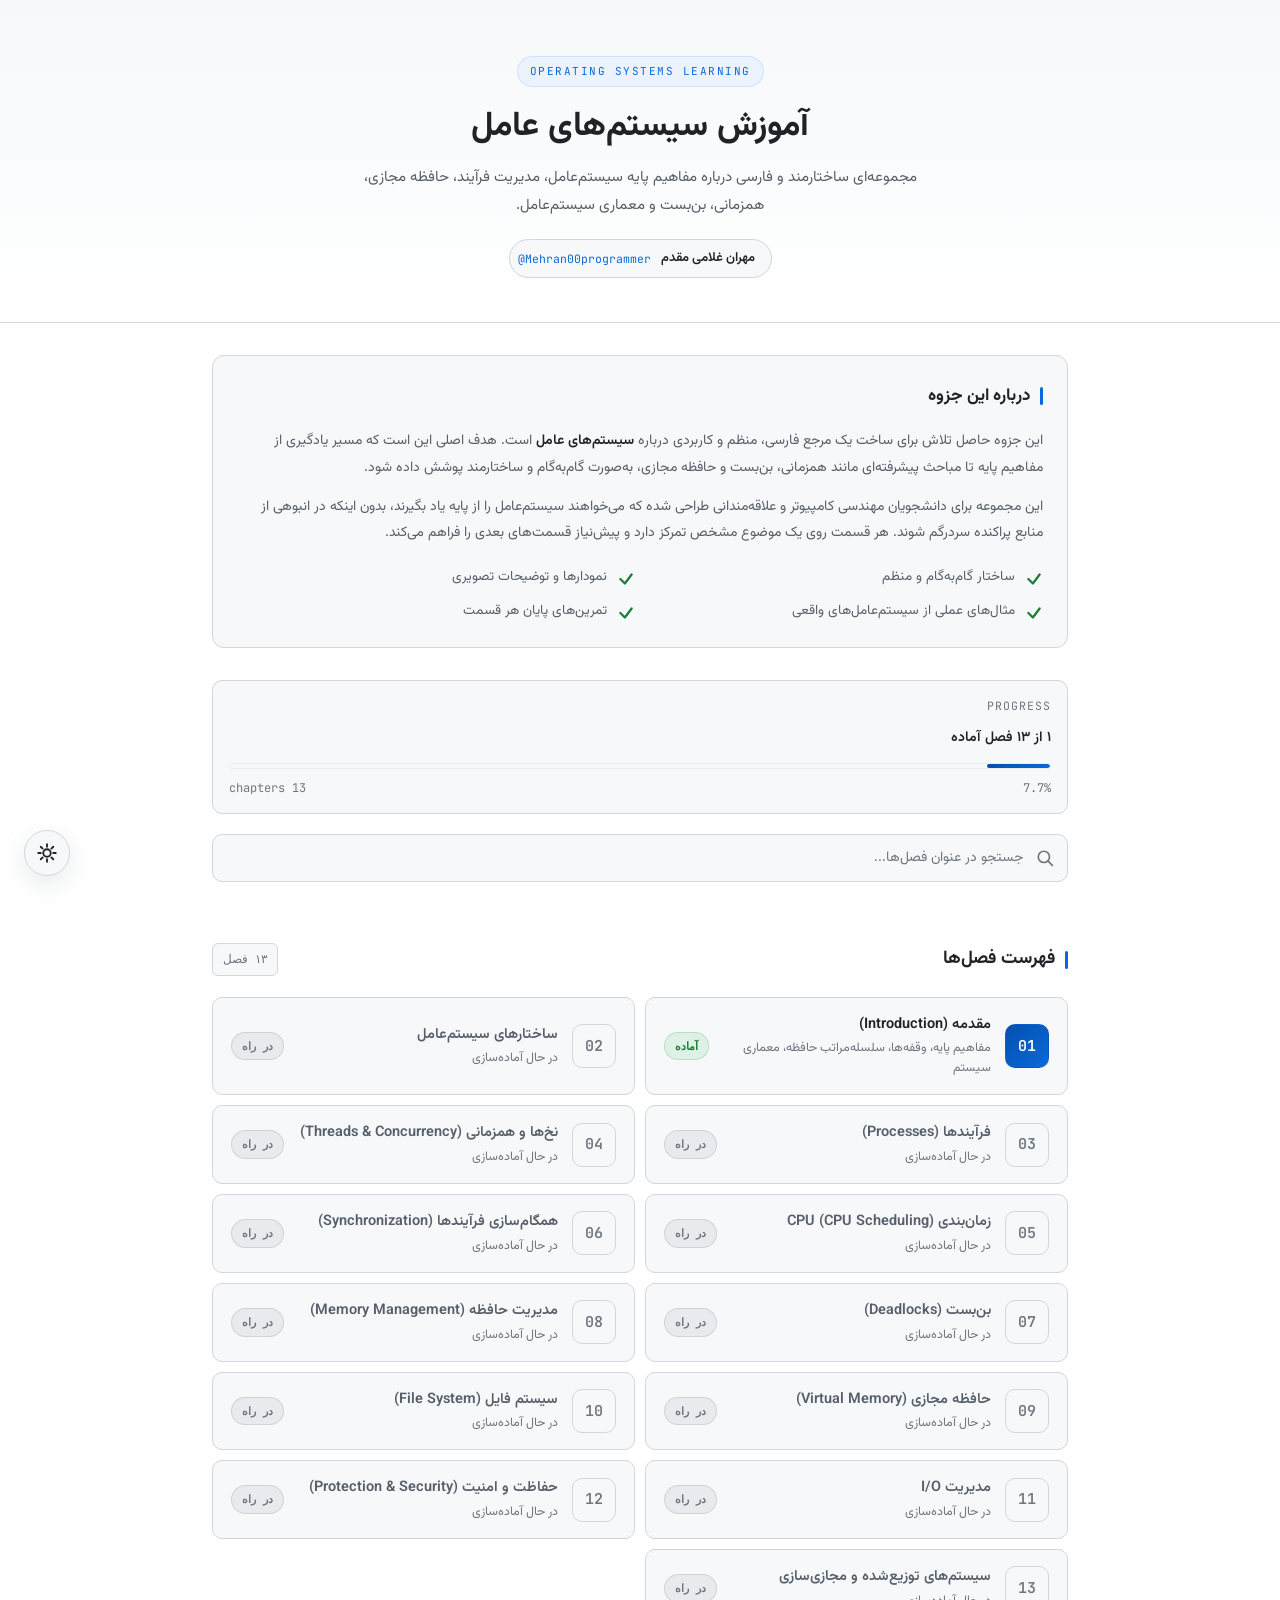
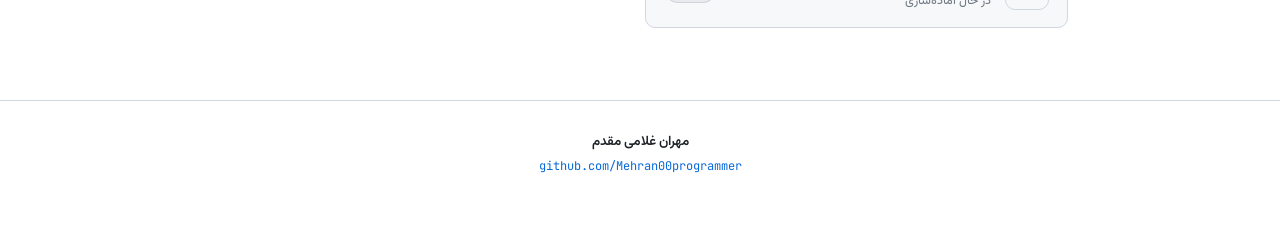
<file: index.html>
<!DOCTYPE html>
<html lang="fa" dir="rtl">
<head>
<meta charset="UTF-8">
<meta name="viewport" content="width=device-width, initial-scale=1.0, viewport-fit=cover">
<meta name="theme-color" content="#0d1117">
<meta name="description" content="آموزش سیستم‌های عامل — مجموعه آموزشی درباره مفاهیم پایه، مدیریت فرآیند، حافظه مجازی، همزمانی، بن‌بست و معماری سیستم‌عامل. نوشته مهران غلامی مقدم.">
<meta name="author" content="مهران غلامی مقدم">
<meta name="keywords" content="سیستم عامل, Operating Systems, مدیریت فرآیند, حافظه مجازی, بن‌بست, همزمانی">
<meta property="og:title" content="آموزش سیستم‌های عامل">
<meta property="og:description" content="مجموعه آموزشی درباره مفاهیم پایه سیستم‌عامل، مدیریت فرآیند، حافظه و همزمانی">
<meta property="og:type" content="website">
<meta property="og:locale" content="fa_IR">
<meta property="og:url" content="https://mehran00programmer.github.io/Operating-Systems-Learning/">
<title>آموزش سیستم‌های عامل — فهرست مطالب</title>
<link rel="icon" href="mehran-favicon.ico" sizes="any">
<link rel="canonical" href="https://mehran00programmer.github.io/Operating-Systems-Learning/">
<link rel="stylesheet" href="assets/style.css">
</head>
<body>

<header class="hero">
  <div class="page">
    <div class="hero-badge">Operating Systems Learning</div>
    <h1 class="hero-title">آموزش سیستم‌های عامل</h1>
    <p class="hero-desc">
      مجموعه‌ای ساختارمند و فارسی درباره مفاهیم پایه سیستم‌عامل، مدیریت فرآیند،
      حافظه مجازی، همزمانی، بن‌بست و معماری سیستم‌عامل.
    </p>
    <div class="hero-author">
      <span class="hero-author-name">مهران غلامی مقدم</span>
      <a class="hero-author-link" href="https://github.com/Mehran00programmer" target="_blank" rel="noopener noreferrer">@Mehran00programmer</a>
    </div>
  </div>
</header>

<div class="page">

  <section class="about-section fade-in">
    <h2 class="about-section-title">درباره این جزوه</h2>
    <p>
      این جزوه حاصل تلاش برای ساخت یک مرجع فارسی، منظم و کاربردی درباره <strong>سیستم‌های عامل</strong> است.
      هدف اصلی این است که مسیر یادگیری از مفاهیم پایه تا مباحث پیشرفته‌ای مانند همزمانی، بن‌بست و
      حافظه مجازی، به‌صورت گام‌به‌گام و ساختارمند پوشش داده شود.
    </p>
    <p>
      این مجموعه برای دانشجویان مهندسی کامپیوتر و علاقه‌مندانی طراحی شده که می‌خواهند سیستم‌عامل را
      از پایه یاد بگیرند، بدون اینکه در انبوهی از منابع پراکنده سردرگم شوند. هر قسمت روی یک موضوع
      مشخص تمرکز دارد و پیش‌نیاز قسمت‌های بعدی را فراهم می‌کند.
    </p>
    <div class="about-features">
      <div class="about-feature">
        <svg class="about-feature-check" viewBox="0 0 16 16" fill="none" stroke="currentColor" stroke-width="2" stroke-linecap="round" stroke-linejoin="round"><polyline points="3 8 7 12 13 4"/></svg>
        <span>ساختار گام‌به‌گام و منظم</span>
      </div>
      <div class="about-feature">
        <svg class="about-feature-check" viewBox="0 0 16 16" fill="none" stroke="currentColor" stroke-width="2" stroke-linecap="round" stroke-linejoin="round"><polyline points="3 8 7 12 13 4"/></svg>
        <span>نمودارها و توضیحات تصویری</span>
      </div>
      <div class="about-feature">
        <svg class="about-feature-check" viewBox="0 0 16 16" fill="none" stroke="currentColor" stroke-width="2" stroke-linecap="round" stroke-linejoin="round"><polyline points="3 8 7 12 13 4"/></svg>
        <span>مثال‌های عملی از سیستم‌عامل‌های واقعی</span>
      </div>
      <div class="about-feature">
        <svg class="about-feature-check" viewBox="0 0 16 16" fill="none" stroke="currentColor" stroke-width="2" stroke-linecap="round" stroke-linejoin="round"><polyline points="3 8 7 12 13 4"/></svg>
        <span>تمرین‌های پایان هر قسمت</span>
      </div>
    </div>
  </section>

  <div class="meta-row fade-in" style="grid-template-columns: 1fr;">
    <div class="meta-box">
      <span class="meta-box-label">Progress</span>
      <span class="meta-box-value">۱ از ۱۳ فصل آماده</span>
      <div class="overall-progress-track">
        <div class="overall-progress-fill" style="width: 7.7%;"></div>
      </div>
      <div class="overall-progress-text">
        <span>7.7%</span>
        <span>13 chapters</span>
      </div>
    </div>
  </div>

  <div class="search-wrap fade-in">
    <svg class="search-icon" viewBox="0 0 16 16" fill="none" stroke="currentColor" stroke-width="1.5" stroke-linecap="round" stroke-linejoin="round">
      <circle cx="7" cy="7" r="5"/>
      <path d="M11 11l3.5 3.5"/>
    </svg>
    <input type="text" class="search-input" placeholder="جستجو در عنوان فصل‌ها..." aria-label="جستجو در فصل‌ها">
  </div>

  <section class="parts-list">
    <div class="parts-list-header">
      <h2 class="parts-list-title">فهرست فصل‌ها</h2>
      <span class="parts-list-count">۱۳ فصل</span>
    </div>

    <div class="parts-grid">

      <a class="part-card ready fade-in" href="part-01.html">
        <div class="part-card-num">01</div>
        <div class="part-card-body">
          <div class="part-card-title">مقدمه (Introduction)</div>
          <div class="part-card-desc">مفاهیم پایه، وقفه‌ها، سلسله‌مراتب حافظه، معماری سیستم</div>
        </div>
        <div class="part-card-status">آماده</div>
      </a>

      <div class="part-card locked fade-in">
        <div class="part-card-num">02</div>
        <div class="part-card-body">
          <div class="part-card-title">ساختارهای سیستم‌عامل</div>
          <div class="part-card-desc">در حال آماده‌سازی</div>
        </div>
        <div class="part-card-status">در راه</div>
      </div>

      <div class="part-card locked fade-in">
        <div class="part-card-num">03</div>
        <div class="part-card-body">
          <div class="part-card-title">فرآیندها (Processes)</div>
          <div class="part-card-desc">در حال آماده‌سازی</div>
        </div>
        <div class="part-card-status">در راه</div>
      </div>

      <div class="part-card locked fade-in">
        <div class="part-card-num">04</div>
        <div class="part-card-body">
          <div class="part-card-title">نخ‌ها و همزمانی (Threads &amp; Concurrency)</div>
          <div class="part-card-desc">در حال آماده‌سازی</div>
        </div>
        <div class="part-card-status">در راه</div>
      </div>

      <div class="part-card locked fade-in">
        <div class="part-card-num">05</div>
        <div class="part-card-body">
          <div class="part-card-title">زمان‌بندی CPU (CPU Scheduling)</div>
          <div class="part-card-desc">در حال آماده‌سازی</div>
        </div>
        <div class="part-card-status">در راه</div>
      </div>

      <div class="part-card locked fade-in">
        <div class="part-card-num">06</div>
        <div class="part-card-body">
          <div class="part-card-title">همگام‌سازی فرآیندها (Synchronization)</div>
          <div class="part-card-desc">در حال آماده‌سازی</div>
        </div>
        <div class="part-card-status">در راه</div>
      </div>

      <div class="part-card locked fade-in">
        <div class="part-card-num">07</div>
        <div class="part-card-body">
          <div class="part-card-title">بن‌بست (Deadlocks)</div>
          <div class="part-card-desc">در حال آماده‌سازی</div>
        </div>
        <div class="part-card-status">در راه</div>
      </div>

      <div class="part-card locked fade-in">
        <div class="part-card-num">08</div>
        <div class="part-card-body">
          <div class="part-card-title">مدیریت حافظه (Memory Management)</div>
          <div class="part-card-desc">در حال آماده‌سازی</div>
        </div>
        <div class="part-card-status">در راه</div>
      </div>

      <div class="part-card locked fade-in">
        <div class="part-card-num">09</div>
        <div class="part-card-body">
          <div class="part-card-title">حافظه مجازی (Virtual Memory)</div>
          <div class="part-card-desc">در حال آماده‌سازی</div>
        </div>
        <div class="part-card-status">در راه</div>
      </div>

      <div class="part-card locked fade-in">
        <div class="part-card-num">10</div>
        <div class="part-card-body">
          <div class="part-card-title">سیستم فایل (File System)</div>
          <div class="part-card-desc">در حال آماده‌سازی</div>
        </div>
        <div class="part-card-status">در راه</div>
      </div>

      <div class="part-card locked fade-in">
        <div class="part-card-num">11</div>
        <div class="part-card-body">
          <div class="part-card-title">مدیریت I/O</div>
          <div class="part-card-desc">در حال آماده‌سازی</div>
        </div>
        <div class="part-card-status">در راه</div>
      </div>

      <div class="part-card locked fade-in">
        <div class="part-card-num">12</div>
        <div class="part-card-body">
          <div class="part-card-title">حفاظت و امنیت (Protection &amp; Security)</div>
          <div class="part-card-desc">در حال آماده‌سازی</div>
        </div>
        <div class="part-card-status">در راه</div>
      </div>

      <div class="part-card locked fade-in">
        <div class="part-card-num">13</div>
        <div class="part-card-body">
          <div class="part-card-title">سیستم‌های توزیع‌شده و مجازی‌سازی</div>
          <div class="part-card-desc">در حال آماده‌سازی</div>
        </div>
        <div class="part-card-status">در راه</div>
      </div>

    </div>

    <div class="search-empty">
      هیچ فصلی با این عنوان پیدا نشد.
    </div>
  </section>
</div>

<footer class="doc-footer">
  <div class="footer-name">مهران غلامی مقدم</div>
  <div>
    <a class="footer-link" href="https://github.com/Mehran00programmer" target="_blank" rel="noopener noreferrer">github.com/Mehran00programmer</a>
  </div>
</footer>

<button class="back-to-top" type="button" aria-label="بازگشت به بالا">
  <svg viewBox="0 0 16 16" fill="none" stroke="currentColor" stroke-width="2" stroke-linecap="round" stroke-linejoin="round">
    <path d="M8 13V3"/>
    <polyline points="3 8 8 3 13 8"/>
  </svg>
</button>

<button class="theme-toggle" type="button" aria-label="تغییر تم">
  <svg class="icon-moon" viewBox="0 0 16 16" fill="none" stroke="currentColor" stroke-width="1.5" stroke-linecap="round" stroke-linejoin="round">
    <path d="M14 9.5A6 6 0 0 1 6.5 2 6 6 0 1 0 14 9.5z"/>
  </svg>
  <svg class="icon-sun" viewBox="0 0 16 16" fill="none" stroke="currentColor" stroke-width="1.5" stroke-linecap="round" stroke-linejoin="round">
    <circle cx="8" cy="8" r="3"/>
    <path d="M8 1v2M8 13v2M1 8h2M13 8h2M3 3l1.5 1.5M11.5 11.5L13 13M13 3l-1.5 1.5M4.5 11.5L3 13"/>
  </svg>
</button>

<script src="assets/app.js"></script>

</body>
</html>
</file>
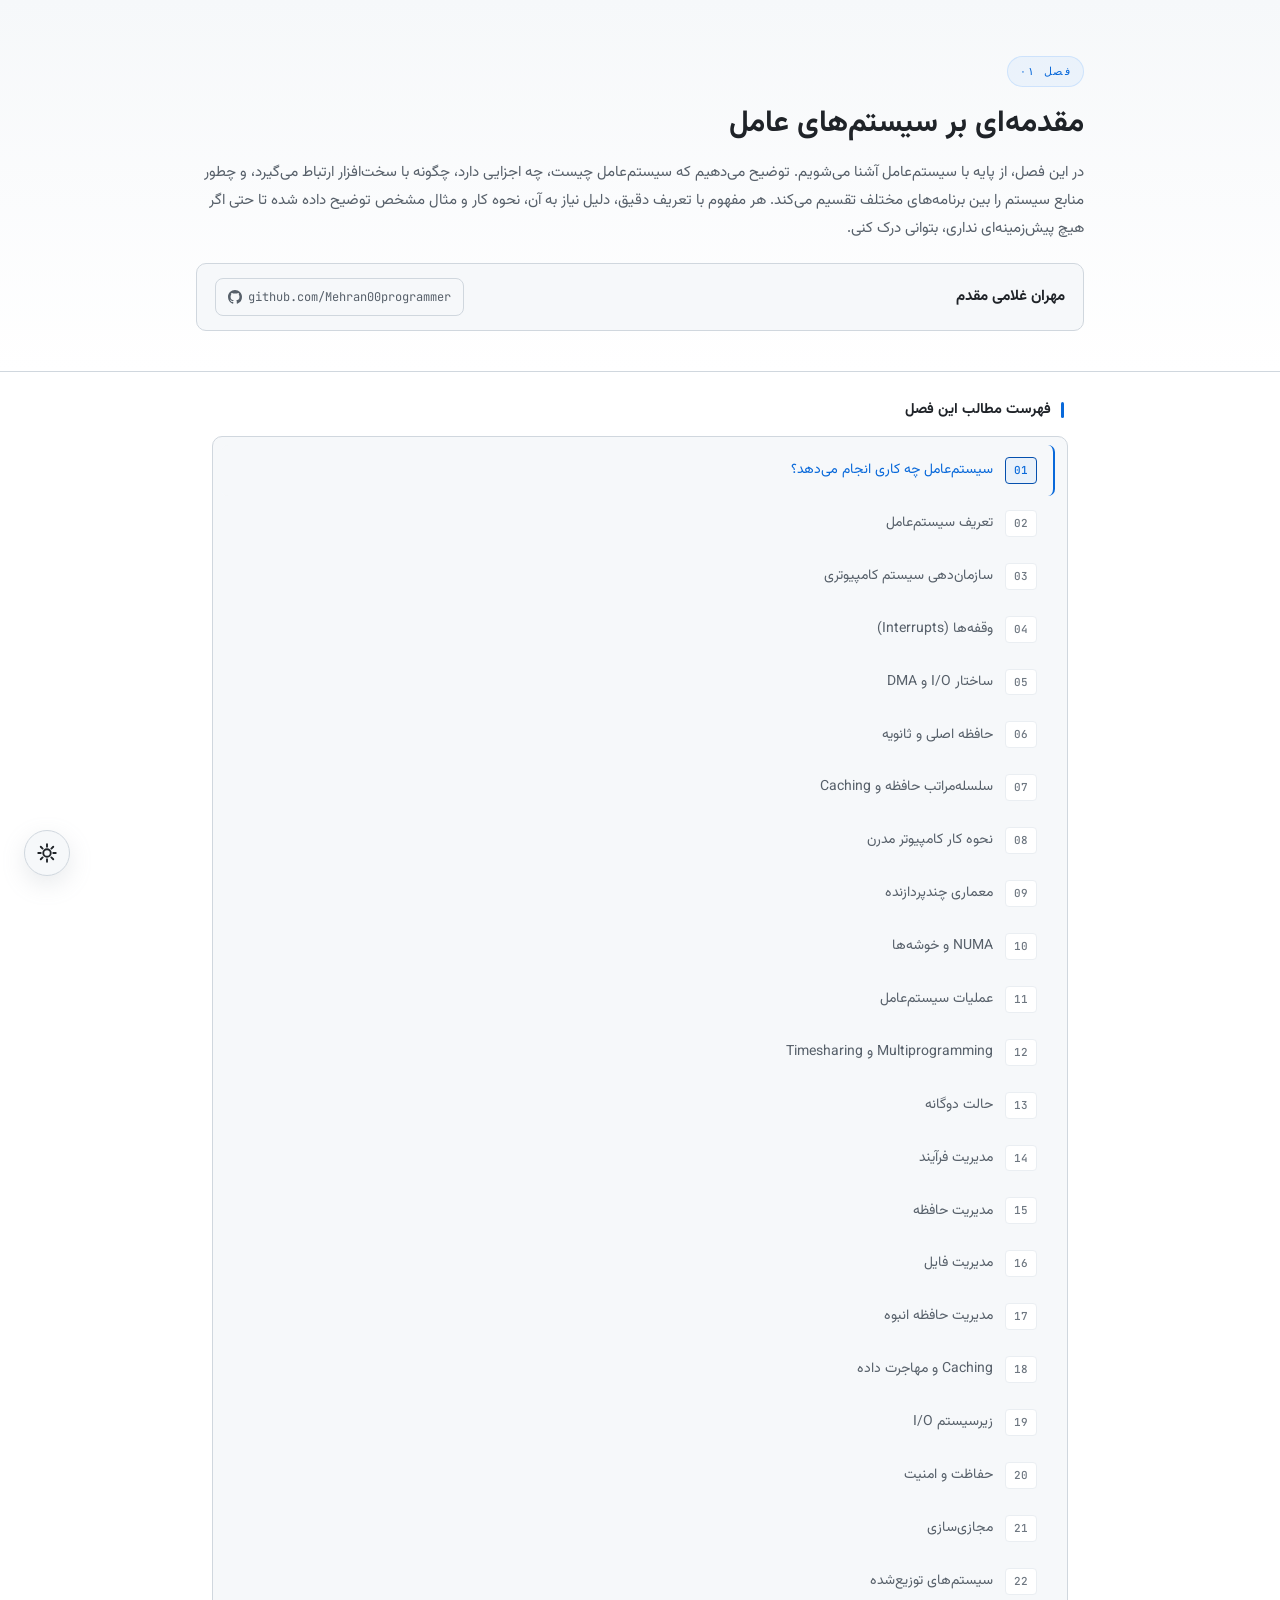
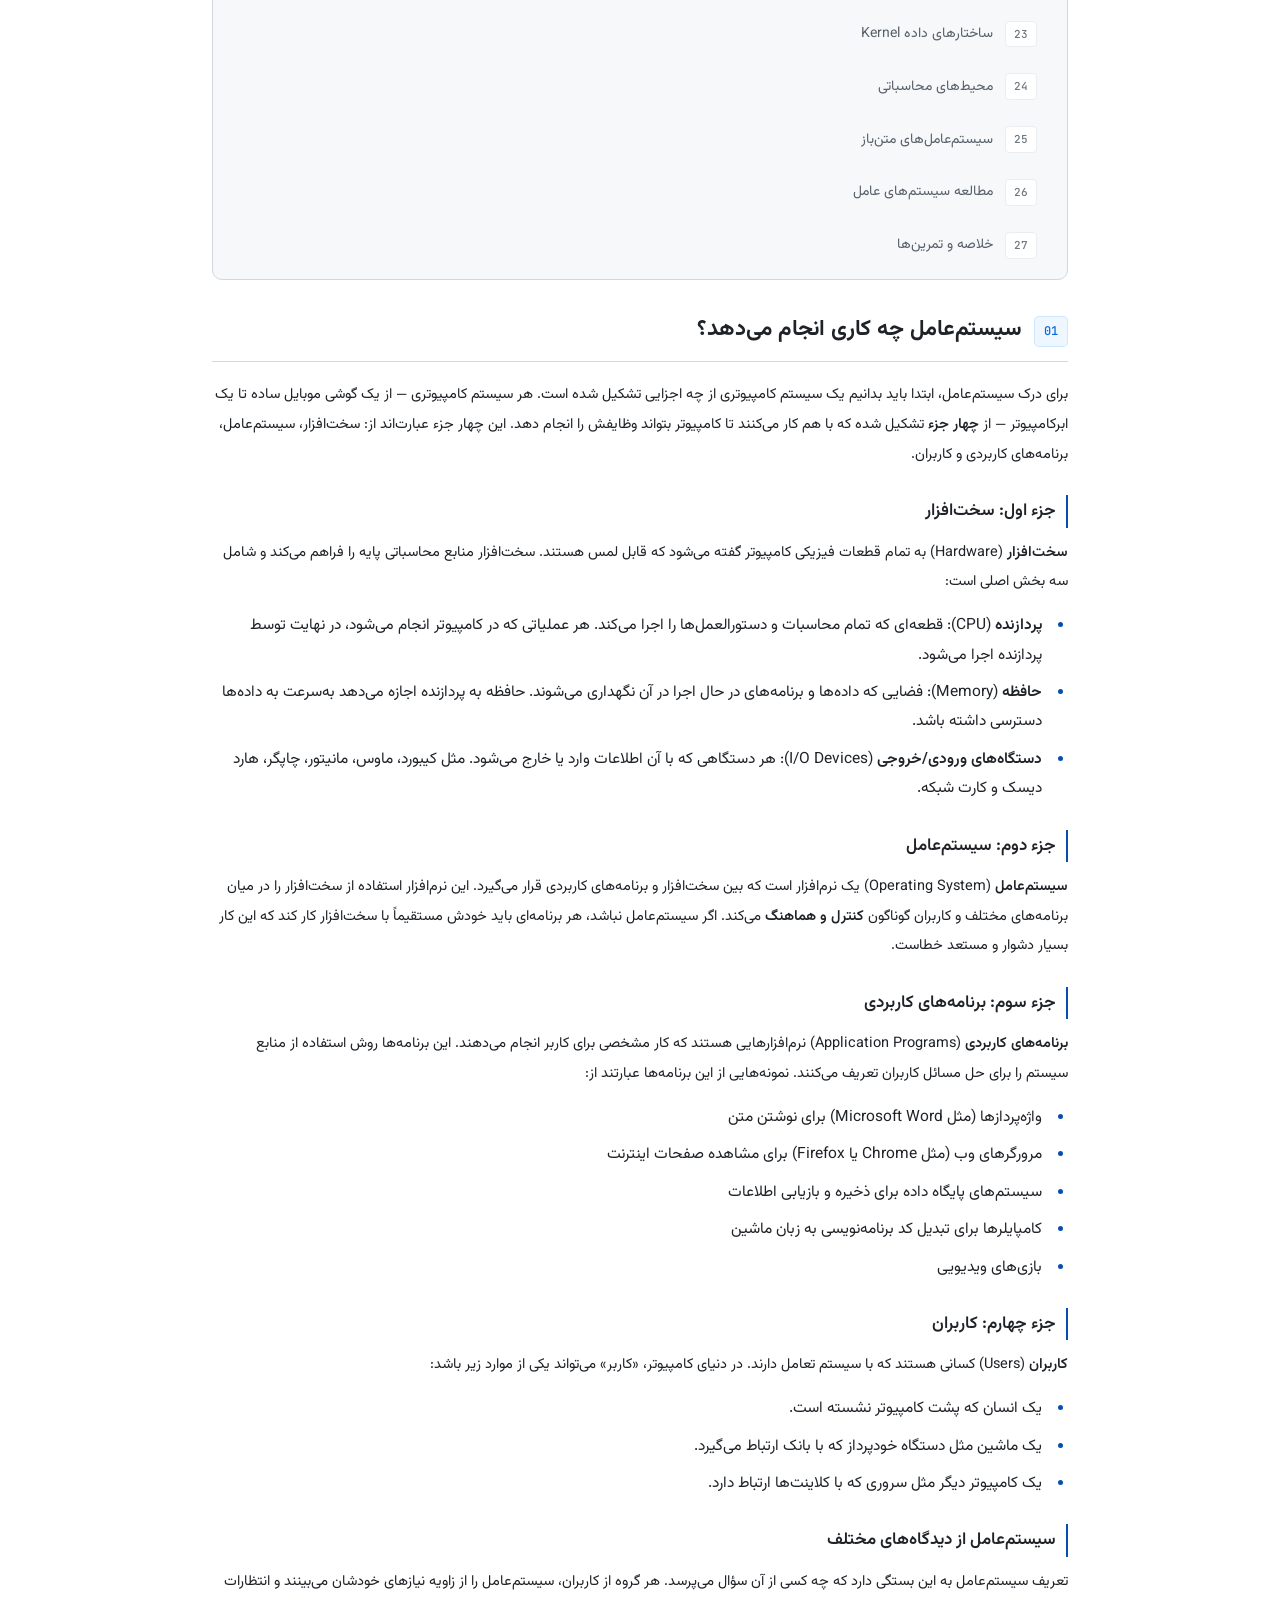
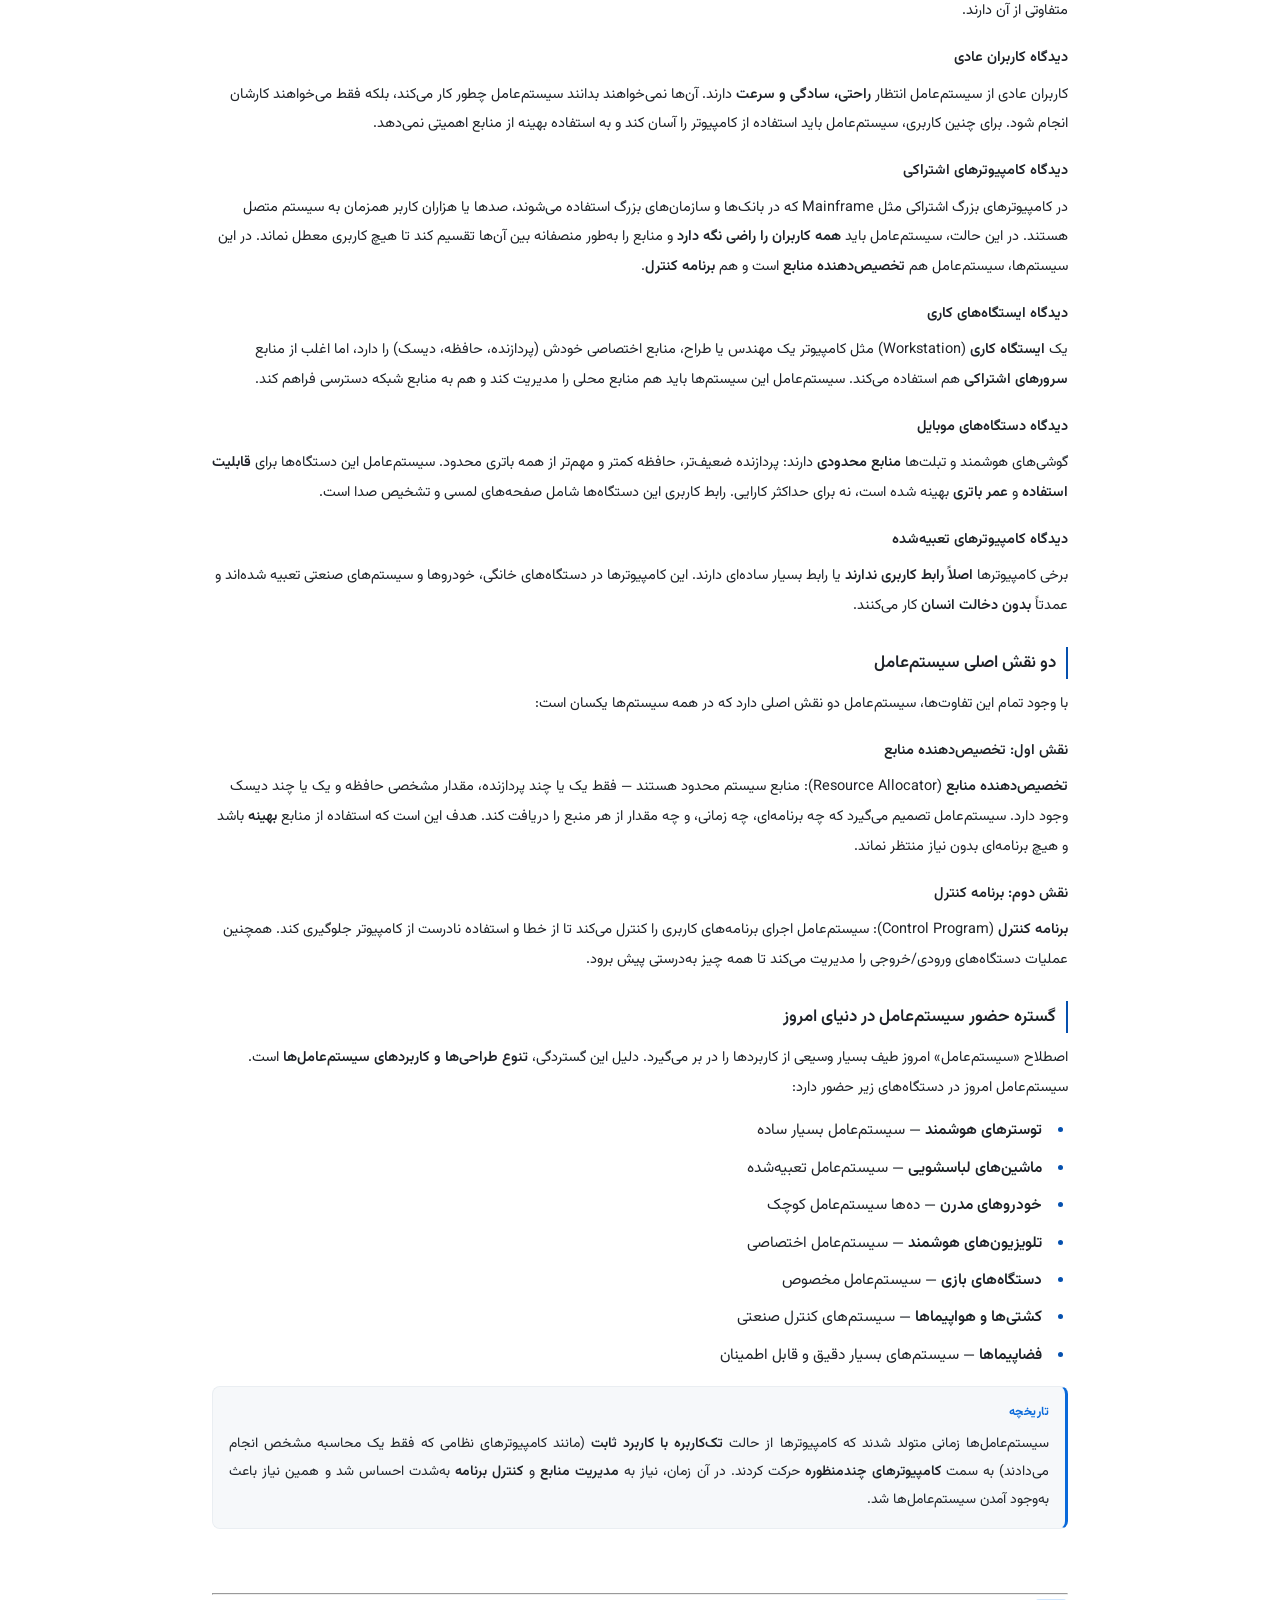
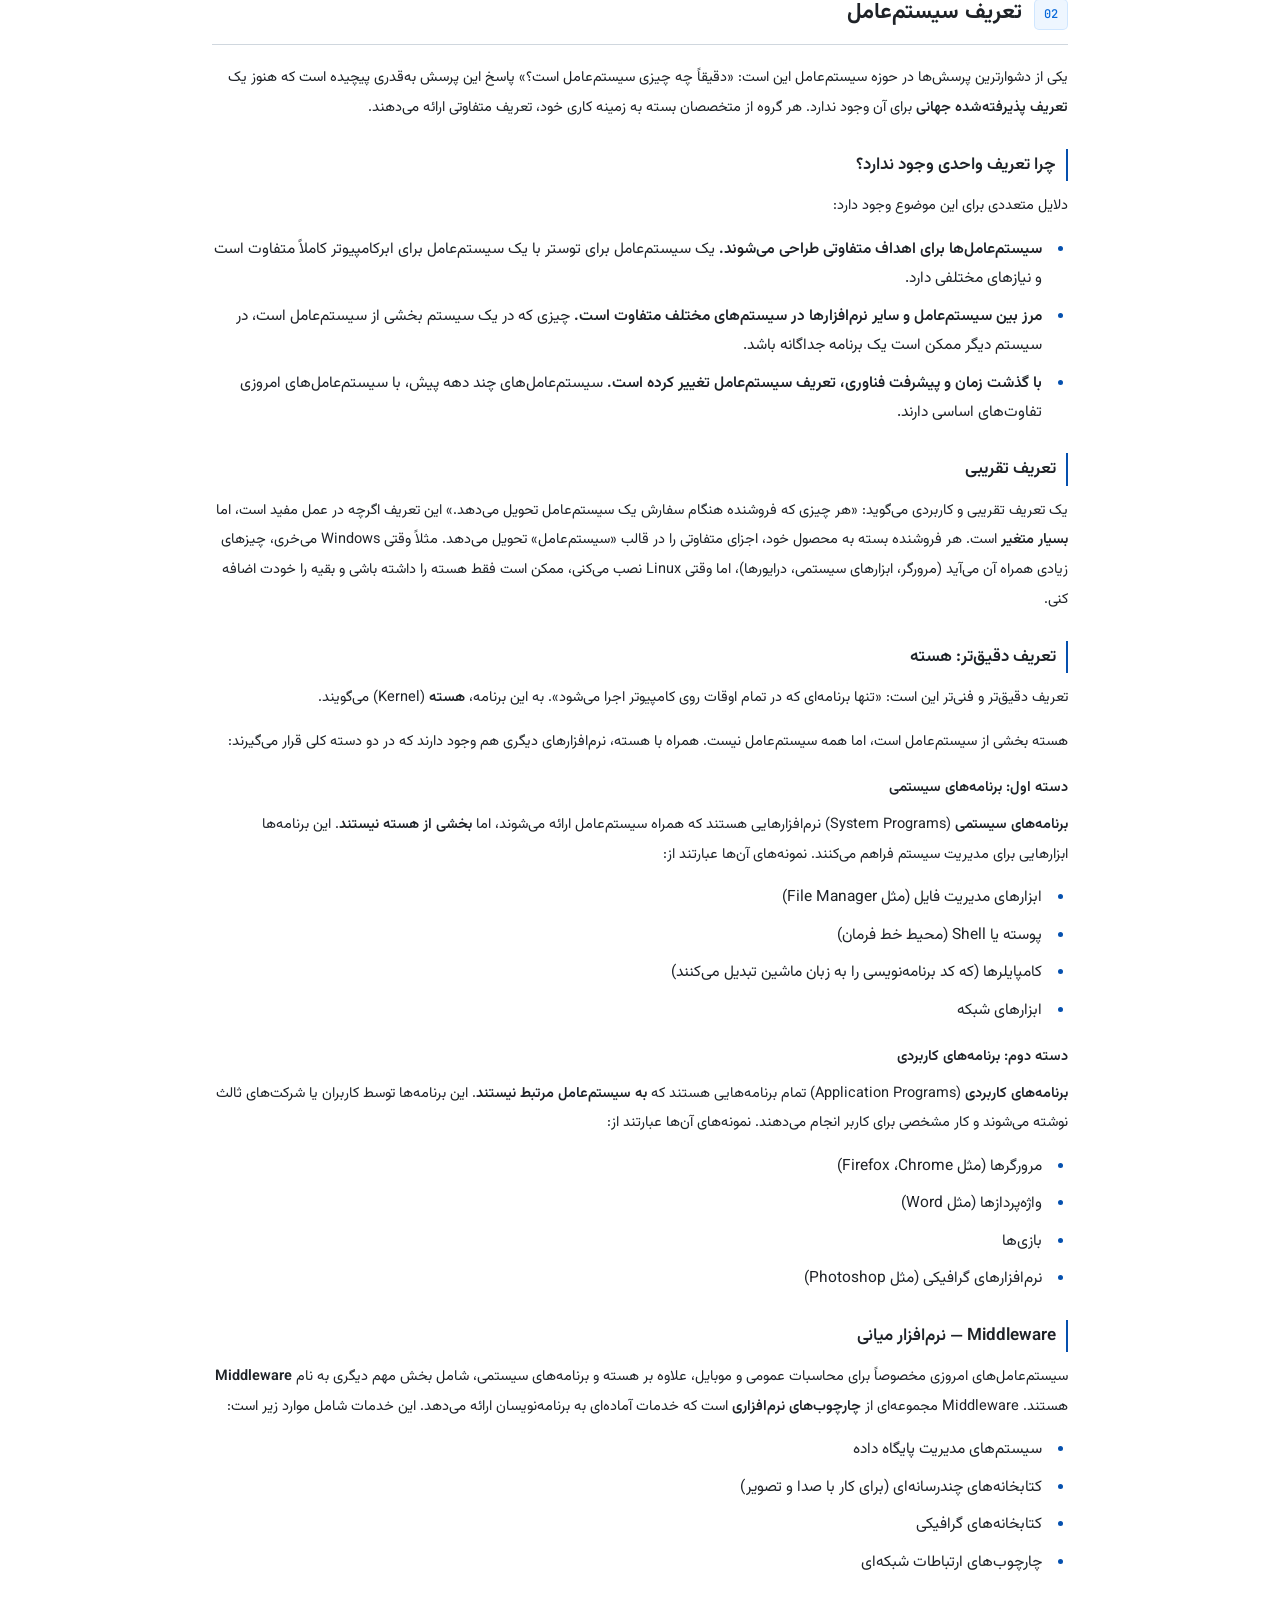
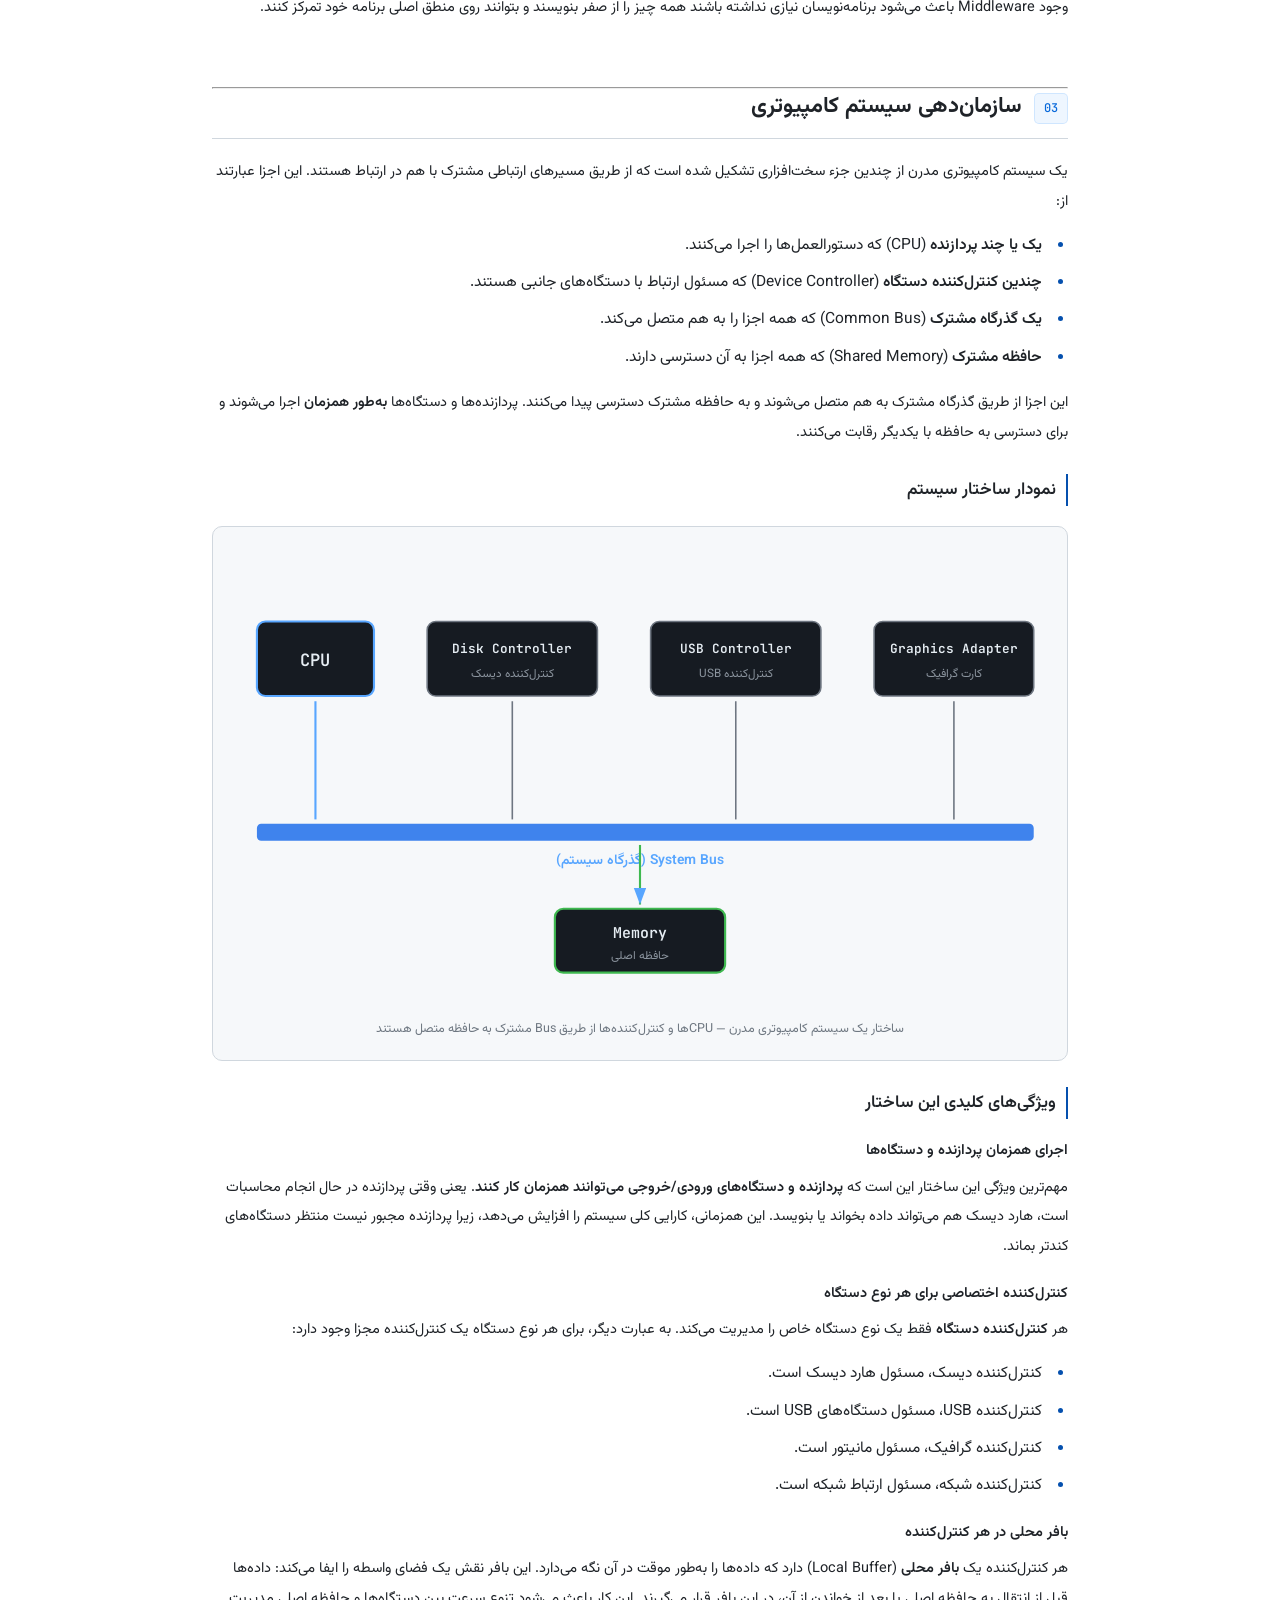
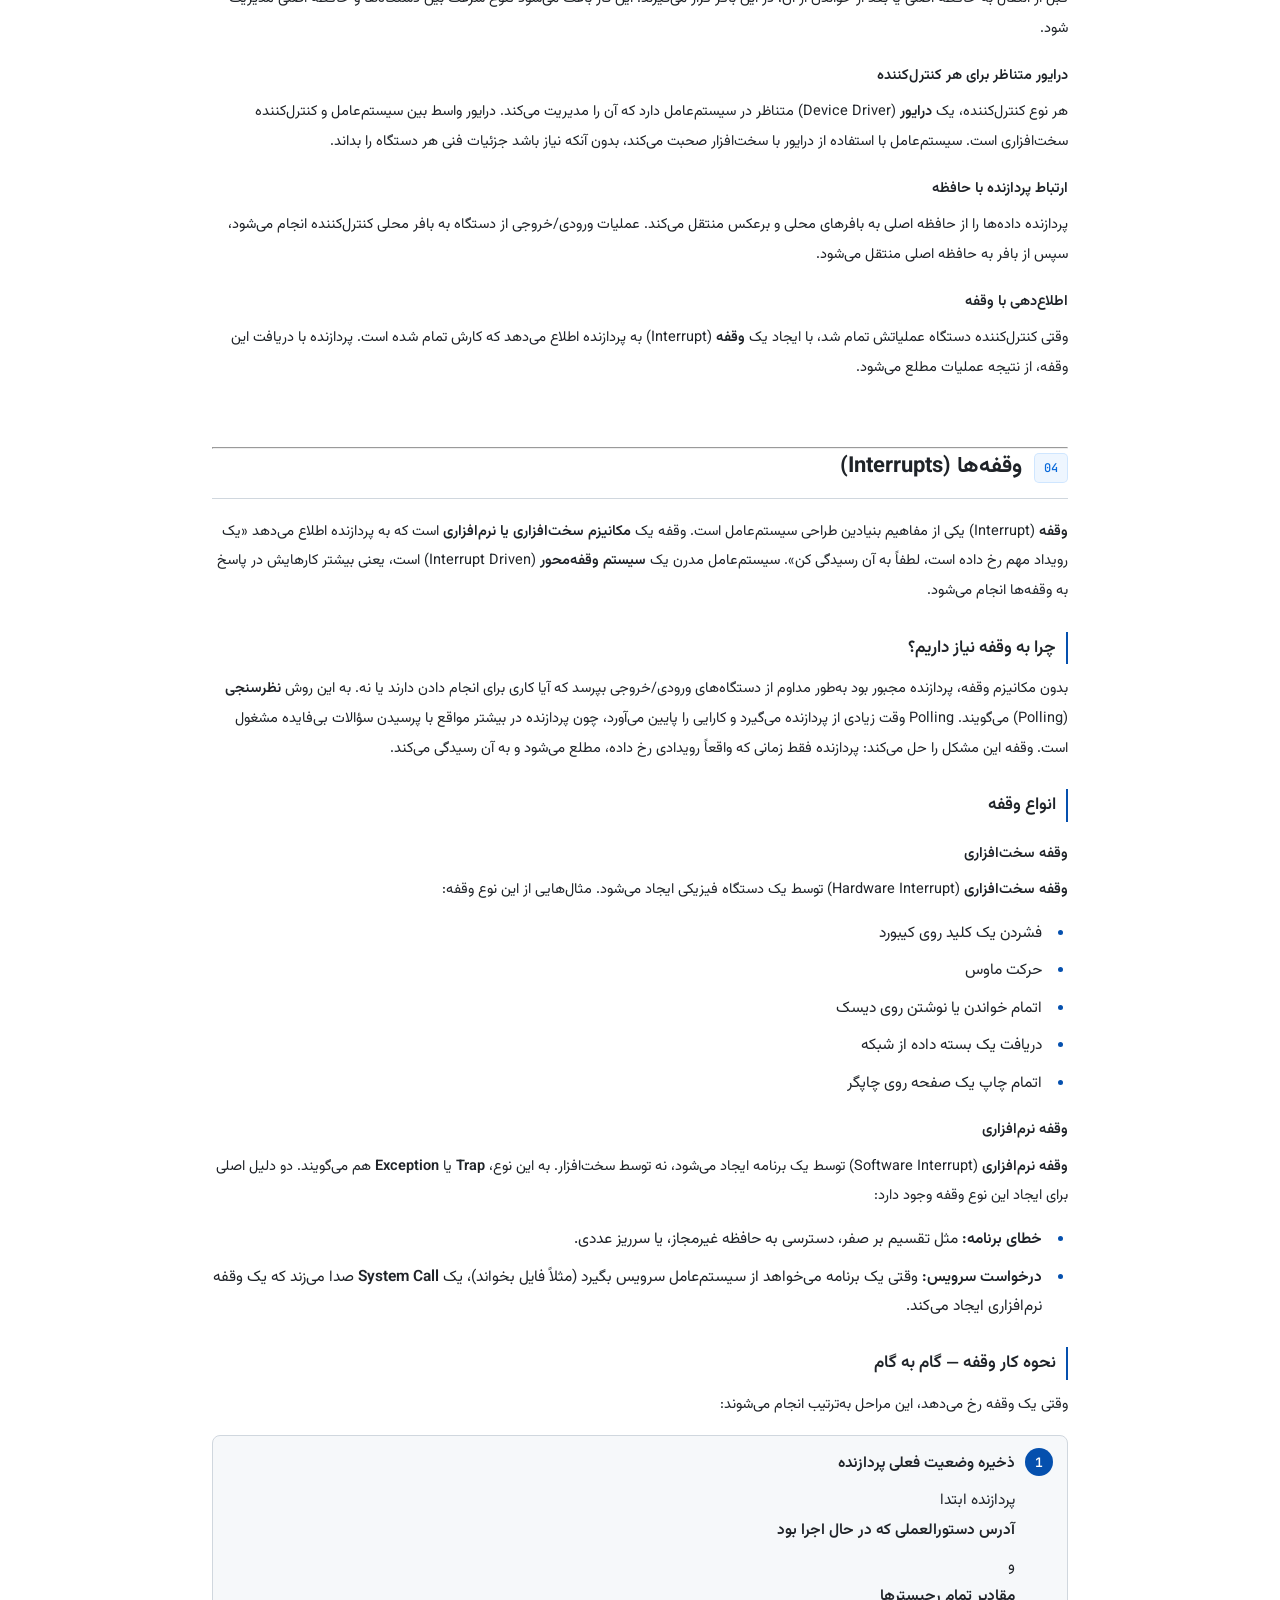
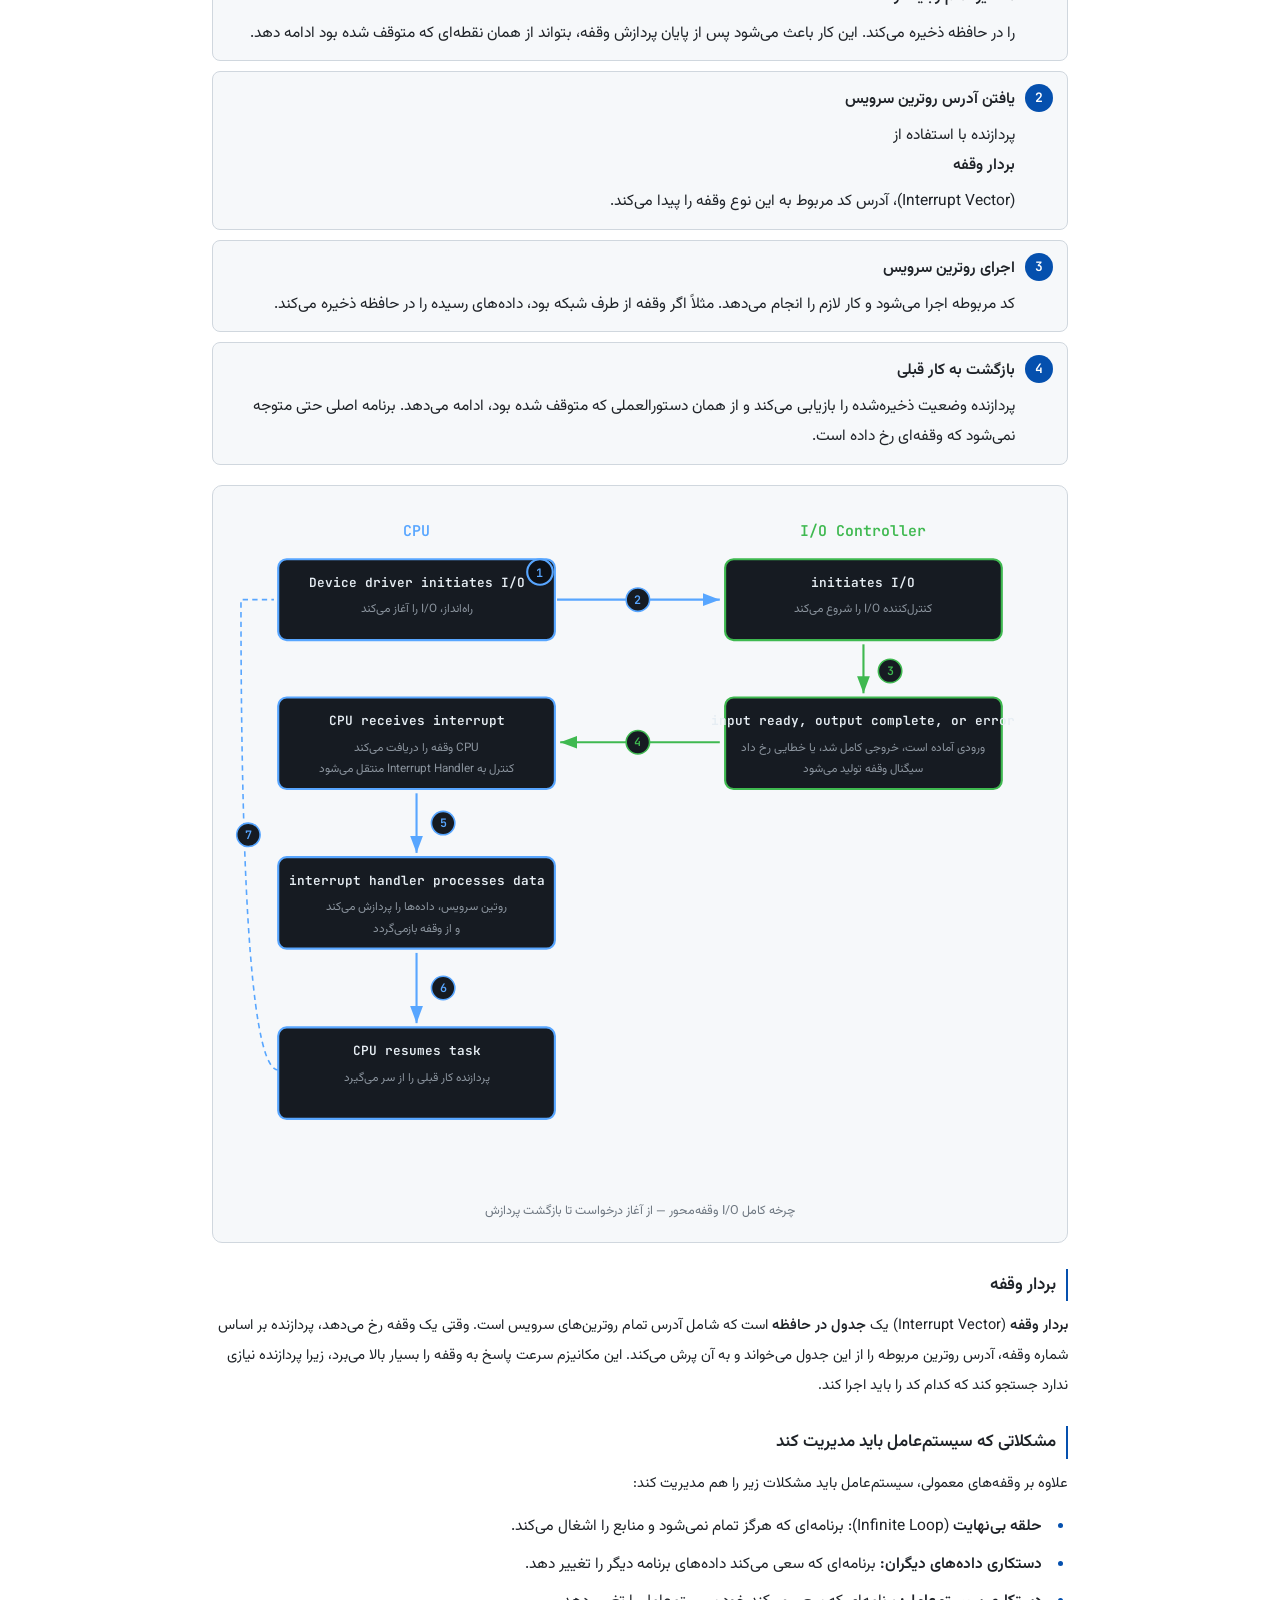
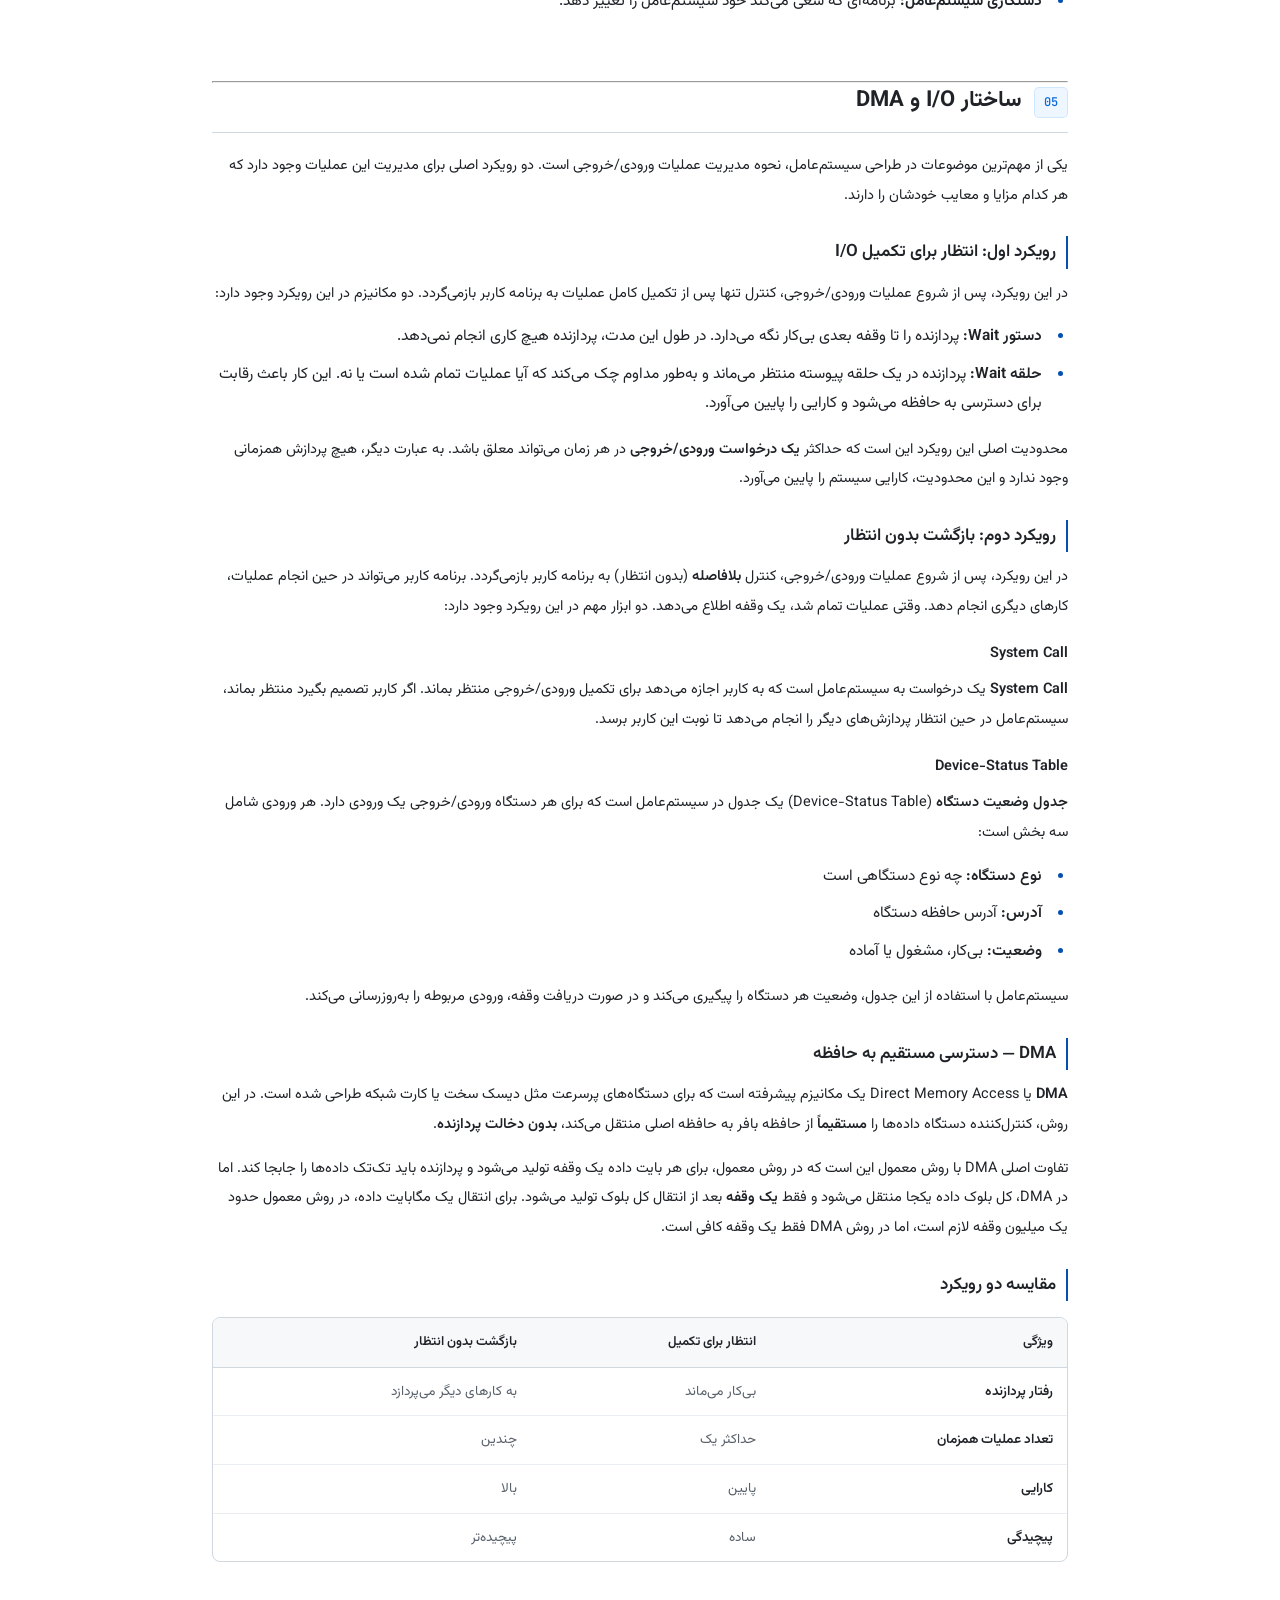
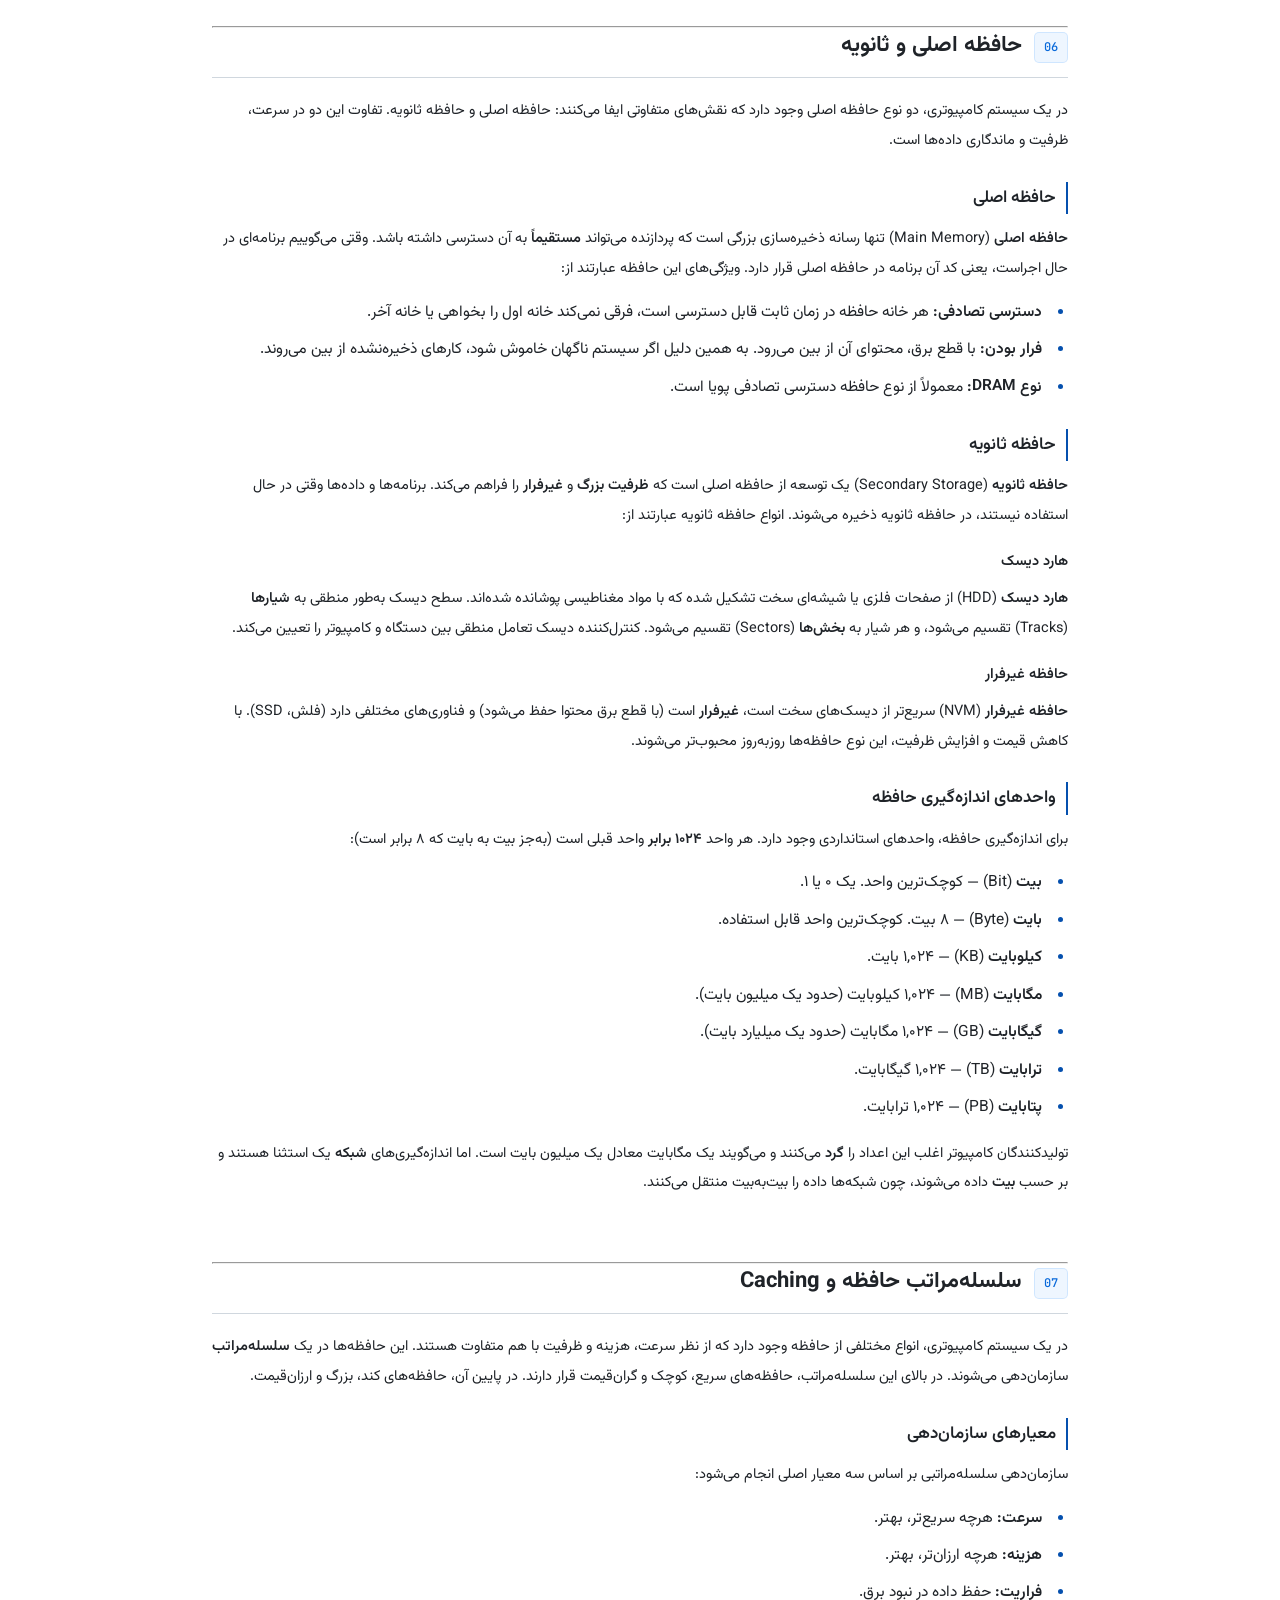
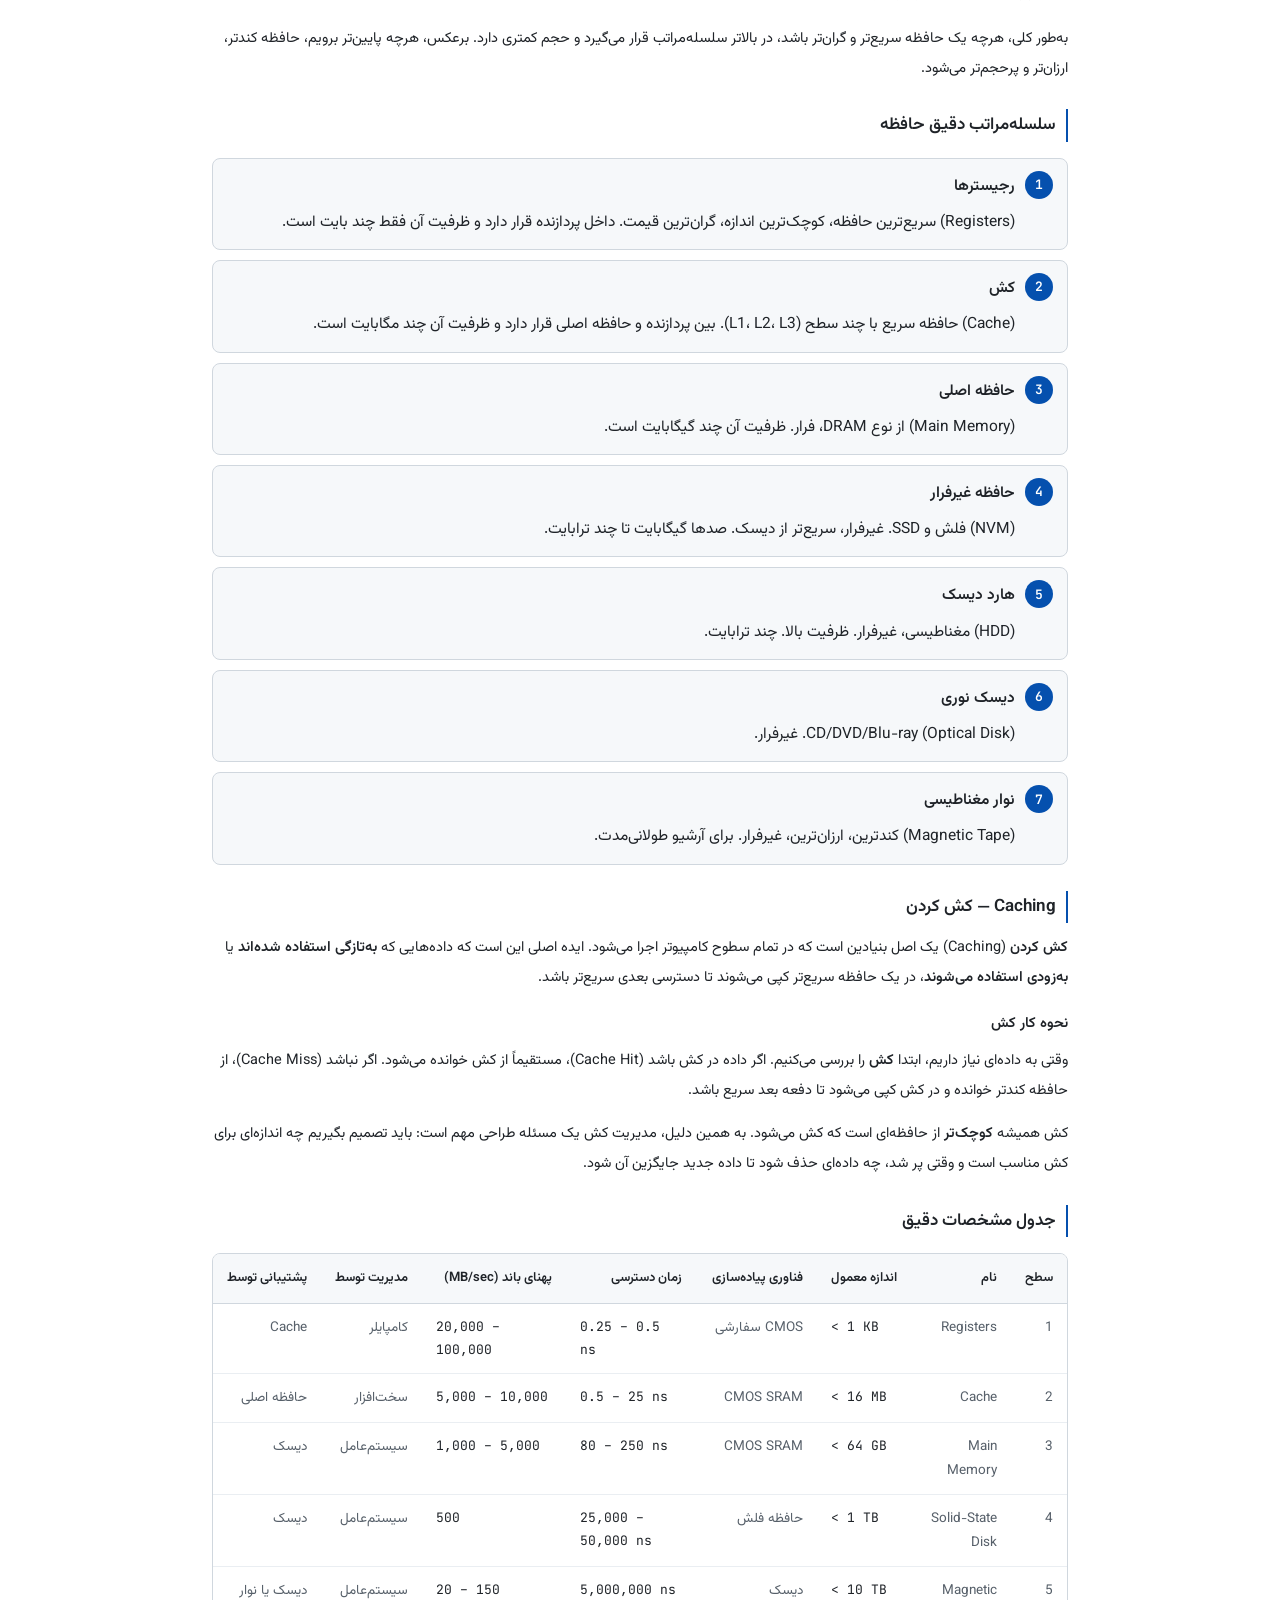
<file: part-01.html>
<!DOCTYPE html>
<html lang="fa" dir="rtl">
<head>
<meta charset="UTF-8">
<meta name="viewport" content="width=device-width, initial-scale=1.0, viewport-fit=cover">
<meta name="theme-color" content="#0d1117">
<meta name="description" content="فصل اول سیستم‌های عامل — مقدمه کامل با توضیحات گام‌به‌گام برای مبتدیان: اجزای سیستم، تعریف OS، وقفه‌ها، I/O، حافظه، DMA، معماری چندپردازنده، حالت دوگانه، مدیریت منابع، مجازی‌سازی و محیط‌های محاسباتی.">
<meta name="author" content="مهران غلامی مقدم">
<title>فصل ۰۱ — مقدمه (Introduction)</title>
<link rel="icon" href="mehran-favicon.ico" sizes="any">
<link rel="canonical" href="https://mehran00programmer.github.io/Operating-Systems-Learning/part-01.html">
<link rel="stylesheet" href="assets/style.css">
<style>
  /* اصلاح مشکلات نگارشی ترکیب فارسی و انگلیسی */
  bdi, .ltr, .en {
    direction: ltr !important;
    unicode-bidi: isolate !important;
    display: inline-block;
  }
  .callout p, .callout li {
    text-align: justify;
    line-height: 2;
  }
  strong > bdi, strong > .ltr {
    vertical-align: middle;
  }
  .section > p {
    line-height: 2.05;
    font-size: 14.5px;
  }
  .section > p + p {
    margin-top: 14px;
  }
  .step-list {
    counter-reset: step;
    list-style: none;
    margin: 16px 0;
    padding: 0;
  }
  .step-list > li {
    counter-increment: step;
    position: relative;
    padding: 12px 52px 12px 16px;
    margin-bottom: 10px;
    background: var(--surface);
    border: 1px solid var(--border);
    border-radius: 8px;
    line-height: 1.95;
  }
  .step-list > li::before {
    content: counter(step);
    position: absolute;
    right: 14px;
    top: 12px;
    width: 28px;
    height: 28px;
    background: var(--accent-dim);
    color: #fff;
    border-radius: 50%;
    font-family: var(--mono);
    font-size: 13px;
    font-weight: 600;
    display: flex;
    align-items: center;
    justify-content: center;
  }
  .step-list > li strong {
    display: block;
    margin-bottom: 6px;
    color: var(--heading);
  }
</style>
</head>
<body>

<div class="reading-progress">
  <div class="reading-progress-bar"></div>
</div>

<header class="doc-header">
  <div class="page">
    <div class="hero-badge" style="display:inline-block;font-family:var(--mono);font-size:11px;color:var(--accent);letter-spacing:1.5px;background:rgba(88,166,255,0.08);border:1px solid rgba(88,166,255,0.2);padding:4px 12px;border-radius:20px;margin-bottom:14px;">فصل ۰۱</div>
    <h1 class="doc-title">مقدمه‌ای بر سیستم‌های عامل</h1>
    <p class="doc-subtitle">
      در این فصل، از پایه با سیستم‌عامل آشنا می‌شویم. توضیح می‌دهیم که سیستم‌عامل چیست،
      چه اجزایی دارد، چگونه با سخت‌افزار ارتباط می‌گیرد، و چطور منابع سیستم را بین برنامه‌های
      مختلف تقسیم می‌کند. هر مفهوم با تعریف دقیق، دلیل نیاز به آن، نحوه کار و مثال مشخص
      توضیح داده شده تا حتی اگر هیچ پیش‌زمینه‌ای نداری، بتوانی درک کنی.
    </p>

    <div class="author-card">
      <div class="author-name">مهران غلامی مقدم</div>
      <a class="author-link" href="https://github.com/Mehran00programmer" target="_blank" rel="noopener noreferrer" aria-label="گیت‌هاب مهران غلامی مقدم">
        <svg viewBox="0 0 16 16" fill="currentColor" aria-hidden="true">
          <path d="M8 0C3.58 0 0 3.58 0 8c0 3.54 2.29 6.53 5.47 7.59.4.07.55-.17.55-.38 0-.19-.01-.82-.01-1.49-2.01.37-2.53-.49-2.69-.94-.09-.23-.48-.94-.82-1.13-.28-.15-.68-.52-.01-.53.63-.01 1.08.58 1.23.82.72 1.21 1.87.87 2.33.66.07-.52.28-.87.51-1.07-1.78-.2-3.64-.89-3.64-3.95 0-.87.31-1.59.82-2.15-.08-.2-.36-1.02.08-2.12 0 0 .67-.21 2.2.82.64-.18 1.32-.27 2-.27.68 0 1.36.09 2 .27 1.53-1.04 2.2-.82 2.2-.82.44 1.1.16 1.92.08 2.12.51.56.82 1.27.82 2.15 0 3.07-1.87 3.75-3.65 3.95.29.25.54.73.54 1.48 0 1.07-.01 1.93-.01 2.2 0 .21.15.46.55.38A8.012 8.012 0 0 0 16 8c0-4.42-3.58-8-8-8z"/>
        </svg>
        github.com/Mehran00programmer
      </a>
    </div>
  </div>
</header>

<div class="page">

  <aside class="toc-wrap fade-in">
    <div class="toc-header">فهرست مطالب این فصل</div>
    <ul class="toc-list">
      <li><a class="toc-link" href="#s1"><span class="num">01</span><span>سیستم‌عامل چه کاری انجام می‌دهد؟</span></a></li>
      <li><a class="toc-link" href="#s2"><span class="num">02</span><span>تعریف سیستم‌عامل</span></a></li>
      <li><a class="toc-link" href="#s3"><span class="num">03</span><span>سازمان‌دهی سیستم کامپیوتری</span></a></li>
      <li><a class="toc-link" href="#s4"><span class="num">04</span><span>وقفه‌ها (Interrupts)</span></a></li>
      <li><a class="toc-link" href="#s5"><span class="num">05</span><span>ساختار I/O و DMA</span></a></li>
      <li><a class="toc-link" href="#s6"><span class="num">06</span><span>حافظه اصلی و ثانویه</span></a></li>
      <li><a class="toc-link" href="#s7"><span class="num">07</span><span>سلسله‌مراتب حافظه و Caching</span></a></li>
      <li><a class="toc-link" href="#s8"><span class="num">08</span><span>نحوه کار کامپیوتر مدرن</span></a></li>
      <li><a class="toc-link" href="#s9"><span class="num">09</span><span>معماری چندپردازنده</span></a></li>
      <li><a class="toc-link" href="#s10"><span class="num">10</span><span>NUMA و خوشه‌ها</span></a></li>
      <li><a class="toc-link" href="#s11"><span class="num">11</span><span>عملیات سیستم‌عامل</span></a></li>
      <li><a class="toc-link" href="#s12"><span class="num">12</span><span>Multiprogramming و Timesharing</span></a></li>
      <li><a class="toc-link" href="#s13"><span class="num">13</span><span>حالت دوگانه</span></a></li>
      <li><a class="toc-link" href="#s14"><span class="num">14</span><span>مدیریت فرآیند</span></a></li>
      <li><a class="toc-link" href="#s15"><span class="num">15</span><span>مدیریت حافظه</span></a></li>
      <li><a class="toc-link" href="#s16"><span class="num">16</span><span>مدیریت فایل</span></a></li>
      <li><a class="toc-link" href="#s17"><span class="num">17</span><span>مدیریت حافظه انبوه</span></a></li>
      <li><a class="toc-link" href="#s18"><span class="num">18</span><span>Caching و مهاجرت داده</span></a></li>
      <li><a class="toc-link" href="#s19"><span class="num">19</span><span>زیرسیستم I/O</span></a></li>
      <li><a class="toc-link" href="#s20"><span class="num">20</span><span>حفاظت و امنیت</span></a></li>
      <li><a class="toc-link" href="#s21"><span class="num">21</span><span>مجازی‌سازی</span></a></li>
      <li><a class="toc-link" href="#s22"><span class="num">22</span><span>سیستم‌های توزیع‌شده</span></a></li>
      <li><a class="toc-link" href="#s23"><span class="num">23</span><span>ساختارهای داده Kernel</span></a></li>
      <li><a class="toc-link" href="#s24"><span class="num">24</span><span>محیط‌های محاسباتی</span></a></li>
      <li><a class="toc-link" href="#s25"><span class="num">25</span><span>سیستم‌عامل‌های متن‌باز</span></a></li>
      <li><a class="toc-link" href="#s26"><span class="num">26</span><span>مطالعه سیستم‌های عامل</span></a></li>
      <li><a class="toc-link" href="#s27"><span class="num">27</span><span>خلاصه و تمرین‌ها</span></a></li>
    </ul>
  </aside>

  <main>

    <!-- ==================== 1.1 ==================== -->
    <section class="section fade-in" id="s1">
      <div class="section-head">
        <span class="section-num">01</span>
        <h2 class="section-title">سیستم‌عامل چه کاری انجام می‌دهد؟</h2>
      </div>

      <p>
        برای درک سیستم‌عامل، ابتدا باید بدانیم یک سیستم کامپیوتری از چه اجزایی تشکیل شده
        است. هر سیستم کامپیوتری — از یک گوشی موبایل ساده تا یک ابرکامپیوتر — از
        <strong>چهار جزء</strong> تشکیل شده که با هم کار می‌کنند تا کامپیوتر بتواند
        وظایفش را انجام دهد. این چهار جزء عبارت‌اند از: سخت‌افزار، سیستم‌عامل،
        برنامه‌های کاربردی و کاربران.
      </p>

      <h3>جزء اول: سخت‌افزار</h3>
      <p>
        <strong>سخت‌افزار</strong> <bdi>(Hardware)</bdi> به تمام قطعات فیزیکی کامپیوتر
        گفته می‌شود که قابل لمس هستند. سخت‌افزار منابع محاسباتی پایه را فراهم می‌کند
        و شامل سه بخش اصلی است:
      </p>
      <ul>
        <li>
          <strong>پردازنده</strong> <bdi>(CPU)</bdi>: قطعه‌ای که تمام محاسبات و
          دستورالعمل‌ها را اجرا می‌کند. هر عملیاتی که در کامپیوتر انجام می‌شود،
          در نهایت توسط پردازنده اجرا می‌شود.
        </li>
        <li>
          <strong>حافظه</strong> <bdi>(Memory)</bdi>: فضایی که داده‌ها و برنامه‌های
          در حال اجرا در آن نگهداری می‌شوند. حافظه به پردازنده اجازه می‌دهد
          به‌سرعت به داده‌ها دسترسی داشته باشد.
        </li>
        <li>
          <strong>دستگاه‌های ورودی/خروجی</strong> <bdi>(I/O Devices)</bdi>: هر
          دستگاهی که با آن اطلاعات وارد یا خارج می‌شود. مثل کیبورد، ماوس،
          مانیتور، چاپگر، هارد دیسک و کارت شبکه.
        </li>
      </ul>

      <h3>جزء دوم: سیستم‌عامل</h3>
      <p>
        <strong>سیستم‌عامل</strong> <bdi>(Operating System)</bdi> یک نرم‌افزار است
        که بین سخت‌افزار و برنامه‌های کاربردی قرار می‌گیرد. این نرم‌افزار
        استفاده از سخت‌افزار را در میان برنامه‌های مختلف و کاربران گوناگون
        <strong>کنترل و هماهنگ</strong> می‌کند. اگر سیستم‌عامل نباشد، هر برنامه‌ای
        باید خودش مستقیماً با سخت‌افزار کار کند که این کار بسیار دشوار و
        مستعد خطاست.
      </p>

      <h3>جزء سوم: برنامه‌های کاربردی</h3>
      <p>
        <strong>برنامه‌های کاربردی</strong> <bdi>(Application Programs)</bdi>
        نرم‌افزارهایی هستند که کار مشخصی برای کاربر انجام می‌دهند. این
        برنامه‌ها روش استفاده از منابع سیستم را برای حل مسائل کاربران تعریف
        می‌کنند. نمونه‌هایی از این برنامه‌ها عبارتند از:
      </p>
      <ul>
        <li>واژه‌پردازها (مثل <bdi>Microsoft Word</bdi>) برای نوشتن متن</li>
        <li>مرورگرهای وب (مثل <bdi>Chrome</bdi> یا <bdi>Firefox</bdi>) برای مشاهده صفحات اینترنت</li>
        <li>سیستم‌های پایگاه داده برای ذخیره و بازیابی اطلاعات</li>
        <li>کامپایلرها برای تبدیل کد برنامه‌نویسی به زبان ماشین</li>
        <li>بازی‌های ویدیویی</li>
      </ul>

      <h3>جزء چهارم: کاربران</h3>
      <p>
        <strong>کاربران</strong> <bdi>(Users)</bdi> کسانی هستند که با سیستم
        تعامل دارند. در دنیای کامپیوتر، «کاربر» می‌تواند یکی از موارد زیر باشد:
      </p>
      <ul>
        <li>یک انسان که پشت کامپیوتر نشسته است.</li>
        <li>یک ماشین مثل دستگاه خودپرداز که با بانک ارتباط می‌گیرد.</li>
        <li>یک کامپیوتر دیگر مثل سروری که با کلاینت‌ها ارتباط دارد.</li>
      </ul>

      <h3>سیستم‌عامل از دیدگاه‌های مختلف</h3>
      <p>
        تعریف سیستم‌عامل به این بستگی دارد که چه کسی از آن سؤال می‌پرسد. هر
        گروه از کاربران، سیستم‌عامل را از زاویه نیازهای خودشان می‌بینند و
        انتظارات متفاوتی از آن دارند.
      </p>

      <h4>دیدگاه کاربران عادی</h4>
      <p>
        کاربران عادی از سیستم‌عامل انتظار <strong>راحتی، سادگی و سرعت</strong>
        دارند. آن‌ها نمی‌خواهند بدانند سیستم‌عامل چطور کار می‌کند، بلکه فقط
        می‌خواهند کارشان انجام شود. برای چنین کاربری، سیستم‌عامل باید
        استفاده از کامپیوتر را آسان کند و به استفاده بهینه از منابع
        اهمیتی نمی‌دهد.
      </p>

      <h4>دیدگاه کامپیوترهای اشتراکی</h4>
      <p>
        در کامپیوترهای بزرگ اشتراکی مثل <bdi>Mainframe</bdi> که در بانک‌ها و
        سازمان‌های بزرگ استفاده می‌شوند، صدها یا هزاران کاربر همزمان به
        سیستم متصل هستند. در این حالت، سیستم‌عامل باید <strong>همه کاربران
        را راضی نگه دارد</strong> و منابع را به‌طور منصفانه بین آن‌ها تقسیم کند
        تا هیچ کاربری معطل نماند. در این سیستم‌ها، سیستم‌عامل هم
        <strong>تخصیص‌دهنده منابع</strong> است و هم <strong>برنامه کنترل</strong>.
      </p>

      <h4>دیدگاه ایستگاه‌های کاری</h4>
      <p>
        یک <strong>ایستگاه کاری</strong> <bdi>(Workstation)</bdi> مثل کامپیوتر
        یک مهندس یا طراح، منابع اختصاصی خودش (پردازنده، حافظه، دیسک) را
        دارد، اما اغلب از منابع <strong>سرورهای اشتراکی</strong> هم استفاده
        می‌کند. سیستم‌عامل این سیستم‌ها باید هم منابع محلی را مدیریت کند و
        هم به منابع شبکه دسترسی فراهم کند.
      </p>

      <h4>دیدگاه دستگاه‌های موبایل</h4>
      <p>
        گوشی‌های هوشمند و تبلت‌ها <strong>منابع محدودی</strong> دارند: پردازنده
        ضعیف‌تر، حافظه کمتر و مهم‌تر از همه باتری محدود. سیستم‌عامل این
        دستگاه‌ها برای <strong>قابلیت استفاده</strong> و <strong>عمر باتری</strong>
        بهینه شده است، نه برای حداکثر کارایی. رابط کاربری این دستگاه‌ها
        شامل صفحه‌های لمسی و تشخیص صدا است.
      </p>

      <h4>دیدگاه کامپیوترهای تعبیه‌شده</h4>
      <p>
        برخی کامپیوترها <strong>اصلاً رابط کاربری ندارند</strong> یا رابط
        بسیار ساده‌ای دارند. این کامپیوترها در دستگاه‌های خانگی، خودروها و
        سیستم‌های صنعتی تعبیه شده‌اند و عمدتاً <strong>بدون دخالت انسان</strong>
        کار می‌کنند.
      </p>

      <h3>دو نقش اصلی سیستم‌عامل</h3>
      <p>
        با وجود تمام این تفاوت‌ها، سیستم‌عامل دو نقش اصلی دارد که در همه
        سیستم‌ها یکسان است:
      </p>

      <h4>نقش اول: تخصیص‌دهنده منابع</h4>
      <p>
        <strong>تخصیص‌دهنده منابع</strong> <bdi>(Resource Allocator)</bdi>:
        منابع سیستم محدود هستند — فقط یک یا چند پردازنده، مقدار مشخصی
        حافظه و یک یا چند دیسک وجود دارد. سیستم‌عامل تصمیم می‌گیرد که چه
        برنامه‌ای، چه زمانی، و چه مقدار از هر منبع را دریافت کند. هدف
        این است که استفاده از منابع <strong>بهینه</strong> باشد و هیچ
        برنامه‌ای بدون نیاز منتظر نماند.
      </p>

      <h4>نقش دوم: برنامه کنترل</h4>
      <p>
        <strong>برنامه کنترل</strong> <bdi>(Control Program)</bdi>: سیستم‌عامل
        اجرای برنامه‌های کاربری را کنترل می‌کند تا از خطا و استفاده
        نادرست از کامپیوتر جلوگیری کند. همچنین عملیات دستگاه‌های
        ورودی/خروجی را مدیریت می‌کند تا همه چیز به‌درستی پیش برود.
      </p>

      <h3>گستره حضور سیستم‌عامل در دنیای امروز</h3>
      <p>
        اصطلاح «سیستم‌عامل» امروز طیف بسیار وسیعی از کاربردها را در بر می‌گیرد.
        دلیل این گستردگی، <strong>تنوع طراحی‌ها و کاربردهای سیستم‌عامل‌ها</strong>
        است. سیستم‌عامل امروز در دستگاه‌های زیر حضور دارد:
      </p>
      <ul>
        <li><strong>توسترهای هوشمند</strong> — سیستم‌عامل بسیار ساده</li>
        <li><strong>ماشین‌های لباسشویی</strong> — سیستم‌عامل تعبیه‌شده</li>
        <li><strong>خودروهای مدرن</strong> — ده‌ها سیستم‌عامل کوچک</li>
        <li><strong>تلویزیون‌های هوشمند</strong> — سیستم‌عامل اختصاصی</li>
        <li><strong>دستگاه‌های بازی</strong> — سیستم‌عامل مخصوص</li>
        <li><strong>کشتی‌ها و هواپیماها</strong> — سیستم‌های کنترل صنعتی</li>
        <li><strong>فضاپیماها</strong> — سیستم‌های بسیار دقیق و قابل اطمینان</li>
      </ul>

      <div class="callout note">
        <span class="callout-label">تاریخچه</span>
        <p>
          سیستم‌عامل‌ها زمانی متولد شدند که کامپیوترها از حالت
          <strong>تک‌کاربره با کاربرد ثابت</strong> (مانند کامپیوترهای نظامی
          که فقط یک محاسبه مشخص انجام می‌دادند) به سمت
          <strong>کامپیوترهای چندمنظوره</strong> حرکت کردند. در آن زمان،
          نیاز به <strong>مدیریت منابع</strong> و <strong>کنترل برنامه</strong>
          به‌شدت احساس شد و همین نیاز باعث به‌وجود آمدن سیستم‌عامل‌ها شد.
        </p>
      </div>
    </section>

    <hr>

    <!-- ==================== 1.2 ==================== -->
    <section class="section fade-in" id="s2">
      <div class="section-head">
        <span class="section-num">02</span>
        <h2 class="section-title">تعریف سیستم‌عامل</h2>
      </div>

      <p>
        یکی از دشوارترین پرسش‌ها در حوزه سیستم‌عامل این است: «دقیقاً چه چیزی
        سیستم‌عامل است؟» پاسخ این پرسش به‌قدری پیچیده است که هنوز یک
        <strong>تعریف پذیرفته‌شده جهانی</strong> برای آن وجود ندارد. هر گروه
        از متخصصان بسته به زمینه کاری خود، تعریف متفاوتی ارائه می‌دهند.
      </p>

      <h3>چرا تعریف واحدی وجود ندارد؟</h3>
      <p>
        دلایل متعددی برای این موضوع وجود دارد:
      </p>
      <ul>
        <li>
          <strong>سیستم‌عامل‌ها برای اهداف متفاوتی طراحی می‌شوند.</strong>
          یک سیستم‌عامل برای توستر با یک سیستم‌عامل برای ابرکامپیوتر کاملاً
          متفاوت است و نیازهای مختلفی دارد.
        </li>
        <li>
          <strong>مرز بین سیستم‌عامل و سایر نرم‌افزارها در سیستم‌های مختلف
          متفاوت است.</strong> چیزی که در یک سیستم بخشی از سیستم‌عامل است،
          در سیستم دیگر ممکن است یک برنامه جداگانه باشد.
        </li>
        <li>
          <strong>با گذشت زمان و پیشرفت فناوری، تعریف سیستم‌عامل تغییر
          کرده است.</strong> سیستم‌عامل‌های چند دهه پیش، با سیستم‌عامل‌های
          امروزی تفاوت‌های اساسی دارند.
        </li>
      </ul>

      <h3>تعریف تقریبی</h3>
      <p>
        یک تعریف تقریبی و کاربردی می‌گوید: «هر چیزی که فروشنده هنگام سفارش
        یک سیستم‌عامل تحویل می‌دهد.» این تعریف اگرچه در عمل مفید است، اما
        <strong>بسیار متغیر</strong> است. هر فروشنده بسته به محصول خود،
        اجزای متفاوتی را در قالب «سیستم‌عامل» تحویل می‌دهد. مثلاً وقتی
        <bdi>Windows</bdi> می‌خری، چیزهای زیادی همراه آن می‌آید (مرورگر،
        ابزارهای سیستمی، درایورها)، اما وقتی <bdi>Linux</bdi> نصب می‌کنی،
        ممکن است فقط هسته را داشته باشی و بقیه را خودت اضافه کنی.
      </p>

      <h3>تعریف دقیق‌تر: هسته</h3>
      <p>
        تعریف دقیق‌تر و فنی‌تر این است: «تنها برنامه‌ای که در تمام اوقات
        روی کامپیوتر اجرا می‌شود». به این برنامه، <strong>هسته</strong>
        <bdi>(Kernel)</bdi> می‌گویند.
      </p>

      <p>
        هسته بخشی از سیستم‌عامل است، اما همه سیستم‌عامل نیست. همراه با
        هسته، نرم‌افزارهای دیگری هم وجود دارند که در دو دسته کلی قرار
        می‌گیرند:
      </p>

      <h4>دسته اول: برنامه‌های سیستمی</h4>
      <p>
        <strong>برنامه‌های سیستمی</strong> <bdi>(System Programs)</bdi>
        نرم‌افزارهایی هستند که همراه سیستم‌عامل ارائه می‌شوند، اما
        <strong>بخشی از هسته نیستند</strong>. این برنامه‌ها ابزارهایی برای
        مدیریت سیستم فراهم می‌کنند. نمونه‌های آن‌ها عبارتند از:
      </p>
      <ul>
        <li>ابزارهای مدیریت فایل (مثل <bdi>File Manager</bdi>)</li>
        <li>پوسته یا <bdi>Shell</bdi> (محیط خط فرمان)</li>
        <li>کامپایلرها (که کد برنامه‌نویسی را به زبان ماشین تبدیل می‌کنند)</li>
        <li>ابزارهای شبکه</li>
      </ul>

      <h4>دسته دوم: برنامه‌های کاربردی</h4>
      <p>
        <strong>برنامه‌های کاربردی</strong> <bdi>(Application Programs)</bdi>
        تمام برنامه‌هایی هستند که <strong>به سیستم‌عامل مرتبط نیستند</strong>.
        این برنامه‌ها توسط کاربران یا شرکت‌های ثالث نوشته می‌شوند و کار
        مشخصی برای کاربر انجام می‌دهند. نمونه‌های آن‌ها عبارتند از:
      </p>
      <ul>
        <li>مرورگرها (مثل <bdi>Chrome</bdi>، <bdi>Firefox</bdi>)</li>
        <li>واژه‌پردازها (مثل <bdi>Word</bdi>)</li>
        <li>بازی‌ها</li>
        <li>نرم‌افزارهای گرافیکی (مثل <bdi>Photoshop</bdi>)</li>
      </ul>

      <h3>Middleware — نرم‌افزار میانی</h3>
      <p>
        سیستم‌عامل‌های امروزی مخصوصاً برای محاسبات عمومی و موبایل، علاوه بر
        هسته و برنامه‌های سیستمی، شامل بخش مهم دیگری به نام
        <strong>Middleware</strong> هستند. <bdi>Middleware</bdi> مجموعه‌ای
        از <strong>چارچوب‌های نرم‌افزاری</strong> است که خدمات آماده‌ای به
        برنامه‌نویسان ارائه می‌دهد. این خدمات شامل موارد زیر است:
      </p>
      <ul>
        <li>سیستم‌های مدیریت پایگاه داده</li>
        <li>کتابخانه‌های چندرسانه‌ای (برای کار با صدا و تصویر)</li>
        <li>کتابخانه‌های گرافیکی</li>
        <li>چارچوب‌های ارتباطات شبکه‌ای</li>
      </ul>
      <p>
        وجود <bdi>Middleware</bdi> باعث می‌شود برنامه‌نویسان نیازی نداشته
        باشند همه چیز را از صفر بنویسند و بتوانند روی منطق اصلی برنامه
        خود تمرکز کنند.
      </p>
    </section>

    <hr>

    <!-- ==================== 1.3 ==================== -->
    <section class="section fade-in" id="s3">
      <div class="section-head">
        <span class="section-num">03</span>
        <h2 class="section-title">سازمان‌دهی سیستم کامپیوتری</h2>
      </div>

      <p>
        یک سیستم کامپیوتری مدرن از چندین جزء سخت‌افزاری تشکیل شده است که
        از طریق مسیرهای ارتباطی مشترک با هم در ارتباط هستند. این اجزا
        عبارتند از:
      </p>
      <ul>
        <li>
          <strong>یک یا چند پردازنده</strong> <bdi>(CPU)</bdi> که دستورالعمل‌ها
          را اجرا می‌کنند.
        </li>
        <li>
          <strong>چندین کنترل‌کننده دستگاه</strong> <bdi>(Device Controller)</bdi>
          که مسئول ارتباط با دستگاه‌های جانبی هستند.
        </li>
        <li>
          <strong>یک گذرگاه مشترک</strong> <bdi>(Common Bus)</bdi> که همه
          اجزا را به هم متصل می‌کند.
        </li>
        <li>
          <strong>حافظه مشترک</strong> <bdi>(Shared Memory)</bdi> که همه
          اجزا به آن دسترسی دارند.
        </li>
      </ul>

      <p>
        این اجزا از طریق گذرگاه مشترک به هم متصل می‌شوند و به حافظه
        مشترک دسترسی پیدا می‌کنند. پردازنده‌ها و دستگاه‌ها
        <strong>به‌طور همزمان</strong> اجرا می‌شوند و برای دسترسی به
        حافظه با یکدیگر رقابت می‌کنند.
      </p>

      <h3>نمودار ساختار سیستم</h3>
      <div class="diagram">
        <svg viewBox="0 0 780 430" xmlns="http://www.w3.org/2000/svg" role="img" aria-label="ساختار سیستم کامپیوتری">
          <defs>
            <marker id="ar-w" markerWidth="10" markerHeight="10" refX="8" refY="3" orient="auto">
              <polygon points="0 0, 8 3, 0 6" fill="#58a6ff"/>
            </marker>
          </defs>

          <rect x="30" y="70" width="110" height="70" rx="8" fill="#161b22" stroke="#58a6ff" stroke-width="2"/>
          <text x="85" y="112" text-anchor="middle" fill="#e6edf3" font-family="JetBrains Mono, monospace" font-size="16" font-weight="600">CPU</text>

          <rect x="190" y="70" width="160" height="70" rx="8" fill="#161b22" stroke="#6e7681" stroke-width="1.5"/>
          <text x="270" y="100" text-anchor="middle" fill="#e6edf3" font-family="JetBrains Mono, monospace" font-size="12" font-weight="600">Disk Controller</text>
          <text x="270" y="122" text-anchor="middle" fill="#8b949e" font-family="Vazirmatn, sans-serif" font-size="11">کنترل‌کننده دیسک</text>

          <rect x="400" y="70" width="160" height="70" rx="8" fill="#161b22" stroke="#6e7681" stroke-width="1.5"/>
          <text x="480" y="100" text-anchor="middle" fill="#e6edf3" font-family="JetBrains Mono, monospace" font-size="12" font-weight="600">USB Controller</text>
          <text x="480" y="122" text-anchor="middle" fill="#8b949e" font-family="Vazirmatn, sans-serif" font-size="11">کنترل‌کننده USB</text>

          <rect x="610" y="70" width="150" height="70" rx="8" fill="#161b22" stroke="#6e7681" stroke-width="1.5"/>
          <text x="685" y="100" text-anchor="middle" fill="#e6edf3" font-family="JetBrains Mono, monospace" font-size="12" font-weight="600">Graphics Adapter</text>
          <text x="685" y="122" text-anchor="middle" fill="#8b949e" font-family="Vazirmatn, sans-serif" font-size="11">کارت گرافیک</text>

          <rect x="30" y="260" width="730" height="16" rx="4" fill="#1f6feb" opacity="0.85"/>
          <text x="390" y="298" text-anchor="middle" fill="#58a6ff" font-family="Vazirmatn, sans-serif" font-size="13" font-weight="600">System Bus (گذرگاه سیستم)</text>

          <line x1="85" y1="145" x2="85" y2="256" stroke="#58a6ff" stroke-width="2"/>
          <line x1="270" y1="145" x2="270" y2="256" stroke="#6e7681" stroke-width="1.5"/>
          <line x1="480" y1="145" x2="480" y2="256" stroke="#6e7681" stroke-width="1.5"/>
          <line x1="685" y1="145" x2="685" y2="256" stroke="#6e7681" stroke-width="1.5"/>

          <rect x="310" y="340" width="160" height="60" rx="8" fill="#161b22" stroke="#3fb950" stroke-width="2"/>
          <text x="390" y="367" text-anchor="middle" fill="#e6edf3" font-family="JetBrains Mono, monospace" font-size="14" font-weight="600">Memory</text>
          <text x="390" y="387" text-anchor="middle" fill="#8b949e" font-family="Vazirmatn, sans-serif" font-size="11">حافظه اصلی</text>

          <line x1="390" y1="280" x2="390" y2="336" stroke="#3fb950" stroke-width="2" marker-end="url(#ar-w)"/>
        </svg>
        <div class="diagram-caption">
          ساختار یک سیستم کامپیوتری مدرن — CPUها و کنترل‌کننده‌ها از طریق Bus مشترک به حافظه متصل هستند
        </div>
      </div>

      <h3>ویژگی‌های کلیدی این ساختار</h3>

      <h4>اجرای همزمان پردازنده و دستگاه‌ها</h4>
      <p>
        مهم‌ترین ویژگی این ساختار این است که <strong>پردازنده و دستگاه‌های
        ورودی/خروجی می‌توانند همزمان کار کنند</strong>. یعنی وقتی پردازنده
        در حال انجام محاسبات است، هارد دیسک هم می‌تواند داده بخواند یا
        بنویسد. این همزمانی، کارایی کلی سیستم را افزایش می‌دهد، زیرا
        پردازنده مجبور نیست منتظر دستگاه‌های کندتر بماند.
      </p>

      <h4>کنترل‌کننده اختصاصی برای هر نوع دستگاه</h4>
      <p>
        هر <strong>کنترل‌کننده دستگاه</strong> فقط یک نوع دستگاه خاص را
        مدیریت می‌کند. به عبارت دیگر، برای هر نوع دستگاه یک کنترل‌کننده
        مجزا وجود دارد:
      </p>
      <ul>
        <li>کنترل‌کننده دیسک، مسئول هارد دیسک است.</li>
        <li>کنترل‌کننده USB، مسئول دستگاه‌های USB است.</li>
        <li>کنترل‌کننده گرافیک، مسئول مانیتور است.</li>
        <li>کنترل‌کننده شبکه، مسئول ارتباط شبکه است.</li>
      </ul>

      <h4>بافر محلی در هر کنترل‌کننده</h4>
      <p>
        هر کنترل‌کننده یک <strong>بافر محلی</strong> <bdi>(Local Buffer)</bdi>
        دارد که داده‌ها را به‌طور موقت در آن نگه می‌دارد. این بافر نقش
        یک فضای واسطه را ایفا می‌کند: داده‌ها قبل از انتقال به حافظه اصلی
        یا بعد از خواندن از آن، در این بافر قرار می‌گیرند. این کار باعث
        می‌شود تنوع سرعت بین دستگاه‌ها و حافظه اصلی مدیریت شود.
      </p>

      <h4>درایور متناظر برای هر کنترل‌کننده</h4>
      <p>
        هر نوع کنترل‌کننده، یک <strong>درایور</strong> <bdi>(Device Driver)</bdi>
        متناظر در سیستم‌عامل دارد که آن را مدیریت می‌کند. درایور واسط
        بین سیستم‌عامل و کنترل‌کننده سخت‌افزاری است. سیستم‌عامل با استفاده
        از درایور با سخت‌افزار صحبت می‌کند، بدون آنکه نیاز باشد جزئیات
        فنی هر دستگاه را بداند.
      </p>

      <h4>ارتباط پردازنده با حافظه</h4>
      <p>
        پردازنده داده‌ها را از حافظه اصلی به بافرهای محلی و برعکس منتقل
        می‌کند. عملیات ورودی/خروجی از دستگاه به بافر محلی کنترل‌کننده
        انجام می‌شود، سپس از بافر به حافظه اصلی منتقل می‌شود.
      </p>

      <h4>اطلاع‌دهی با وقفه</h4>
      <p>
        وقتی کنترل‌کننده دستگاه عملیاتش تمام شد، با ایجاد یک
        <strong>وقفه</strong> <bdi>(Interrupt)</bdi> به پردازنده اطلاع
        می‌دهد که کارش تمام شده است. پردازنده با دریافت این وقفه، از
        نتیجه عملیات مطلع می‌شود.
      </p>
    </section>

    <hr>

    <!-- ==================== 1.4 ==================== -->
    <section class="section fade-in" id="s4">
      <div class="section-head">
        <span class="section-num">04</span>
        <h2 class="section-title">وقفه‌ها (Interrupts)</h2>
      </div>

      <p>
        <strong>وقفه</strong> <bdi>(Interrupt)</bdi> یکی از مفاهیم بنیادین
        طراحی سیستم‌عامل است. وقفه یک <strong>مکانیزم سخت‌افزاری یا
        نرم‌افزاری</strong> است که به پردازنده اطلاع می‌دهد «یک رویداد
        مهم رخ داده است، لطفاً به آن رسیدگی کن». سیستم‌عامل مدرن یک
        <strong>سیستم وقفه‌محور</strong> <bdi>(Interrupt Driven)</bdi> است،
        یعنی بیشتر کارهایش در پاسخ به وقفه‌ها انجام می‌شود.
      </p>

      <h3>چرا به وقفه نیاز داریم؟</h3>
      <p>
        بدون مکانیزم وقفه، پردازنده مجبور بود به‌طور مداوم از دستگاه‌های
        ورودی/خروجی بپرسد که آیا کاری برای انجام دادن دارند یا نه. به
        این روش <strong>نظرسنجی</strong> <bdi>(Polling)</bdi> می‌گویند.
        <bdi>Polling</bdi> وقت زیادی از پردازنده می‌گیرد و کارایی را
        پایین می‌آورد، چون پردازنده در بیشتر مواقع با پرسیدن سؤالات
        بی‌فایده مشغول است. وقفه این مشکل را حل می‌کند: پردازنده فقط
        زمانی که واقعاً رویدادی رخ داده، مطلع می‌شود و به آن رسیدگی می‌کند.
      </p>

      <h3>انواع وقفه</h3>

      <h4>وقفه سخت‌افزاری</h4>
      <p>
        <strong>وقفه سخت‌افزاری</strong> <bdi>(Hardware Interrupt)</bdi>
        توسط یک دستگاه فیزیکی ایجاد می‌شود. مثال‌هایی از این نوع وقفه:
      </p>
      <ul>
        <li>فشردن یک کلید روی کیبورد</li>
        <li>حرکت ماوس</li>
        <li>اتمام خواندن یا نوشتن روی دیسک</li>
        <li>دریافت یک بسته داده از شبکه</li>
        <li>اتمام چاپ یک صفحه روی چاپگر</li>
      </ul>

      <h4>وقفه نرم‌افزاری</h4>
      <p>
        <strong>وقفه نرم‌افزاری</strong> <bdi>(Software Interrupt)</bdi>
        توسط یک برنامه ایجاد می‌شود، نه توسط سخت‌افزار. به این نوع،
        <strong>Trap</strong> یا <strong>Exception</strong> هم می‌گویند.
        دو دلیل اصلی برای ایجاد این نوع وقفه وجود دارد:
      </p>
      <ul>
        <li>
          <strong>خطای برنامه:</strong> مثل تقسیم بر صفر، دسترسی به
          حافظه غیرمجاز، یا سرریز عددی.
        </li>
        <li>
          <strong>درخواست سرویس:</strong> وقتی یک برنامه می‌خواهد از
          سیستم‌عامل سرویس بگیرد (مثلاً فایل بخواند)، یک
          <strong>System Call</strong> صدا می‌زند که یک وقفه نرم‌افزاری
          ایجاد می‌کند.
        </li>
      </ul>

      <h3>نحوه کار وقفه — گام به گام</h3>
      <p>
        وقتی یک وقفه رخ می‌دهد، این مراحل به‌ترتیب انجام می‌شوند:
      </p>

      <ol class="step-list">
        <li>
          <strong>ذخیره وضعیت فعلی پردازنده</strong>
          پردازنده ابتدا <strong>آدرس دستورالعملی که در حال اجرا بود</strong>
          و <strong>مقادیر تمام رجیسترها</strong> را در حافظه ذخیره می‌کند.
          این کار باعث می‌شود پس از پایان پردازش وقفه، بتواند از همان
          نقطه‌ای که متوقف شده بود ادامه دهد.
        </li>
        <li>
          <strong>یافتن آدرس روترین سرویس</strong>
          پردازنده با استفاده از <strong>بردار وقفه</strong>
          <bdi>(Interrupt Vector)</bdi>، آدرس کد مربوط به این نوع وقفه
          را پیدا می‌کند.
        </li>
        <li>
          <strong>اجرای روترین سرویس</strong>
          کد مربوطه اجرا می‌شود و کار لازم را انجام می‌دهد. مثلاً اگر
          وقفه از طرف شبکه بود، داده‌های رسیده را در حافظه ذخیره می‌کند.
        </li>
        <li>
          <strong>بازگشت به کار قبلی</strong>
          پردازنده وضعیت ذخیره‌شده را بازیابی می‌کند و از همان دستورالعملی
          که متوقف شده بود، ادامه می‌دهد. برنامه اصلی حتی متوجه نمی‌شود
          که وقفه‌ای رخ داده است.
        </li>
      </ol>

      <div class="diagram">
        <svg viewBox="0 0 780 640" xmlns="http://www.w3.org/2000/svg" role="img" aria-label="چرخه I/O وقفه‌محور">
          <defs>
            <marker id="ar-d" markerWidth="10" markerHeight="10" refX="8" refY="3" orient="auto">
              <polygon points="0 0, 8 3, 0 6" fill="#58a6ff"/>
            </marker>
            <marker id="ar-g" markerWidth="10" markerHeight="10" refX="8" refY="3" orient="auto">
              <polygon points="0 0, 8 3, 0 6" fill="#3fb950"/>
            </marker>
          </defs>

          <text x="180" y="28" text-anchor="middle" fill="#58a6ff" font-family="JetBrains Mono, monospace" font-size="14" font-weight="600">CPU</text>
          <text x="600" y="28" text-anchor="middle" fill="#3fb950" font-family="JetBrains Mono, monospace" font-size="14" font-weight="600">I/O Controller</text>

          <rect x="50" y="50" width="260" height="76" rx="8" fill="#161b22" stroke="#58a6ff" stroke-width="2"/>
          <text x="180" y="76" text-anchor="middle" fill="#e6edf3" font-family="JetBrains Mono, monospace" font-size="12" font-weight="600">Device driver initiates I/O</text>
          <text x="180" y="100" text-anchor="middle" fill="#8b949e" font-family="Vazirmatn, sans-serif" font-size="11">راه‌انداز، I/O را آغاز می‌کند</text>
          <circle cx="296" cy="62" r="12" fill="#0d1117" stroke="#58a6ff" stroke-width="2"/>
          <text x="296" y="67" text-anchor="middle" fill="#58a6ff" font-family="JetBrains Mono, monospace" font-size="11" font-weight="600">1</text>

          <rect x="470" y="50" width="260" height="76" rx="8" fill="#161b22" stroke="#3fb950" stroke-width="2"/>
          <text x="600" y="76" text-anchor="middle" fill="#e6edf3" font-family="JetBrains Mono, monospace" font-size="12" font-weight="600">initiates I/O</text>
          <text x="600" y="100" text-anchor="middle" fill="#8b949e" font-family="Vazirmatn, sans-serif" font-size="11">کنترل‌کننده I/O را شروع می‌کند</text>

          <line x1="312" y1="88" x2="465" y2="88" stroke="#58a6ff" stroke-width="2" marker-end="url(#ar-d)"/>
          <circle cx="388" cy="88" r="11" fill="#161b22" stroke="#58a6ff" stroke-width="1.5"/>
          <text x="388" y="92" text-anchor="middle" fill="#58a6ff" font-family="JetBrains Mono, monospace" font-size="11" font-weight="600">2</text>

          <rect x="470" y="180" width="260" height="86" rx="8" fill="#161b22" stroke="#3fb950" stroke-width="2"/>
          <text x="600" y="206" text-anchor="middle" fill="#e6edf3" font-family="JetBrains Mono, monospace" font-size="12" font-weight="600">input ready, output complete, or error</text>
          <text x="600" y="230" text-anchor="middle" fill="#8b949e" font-family="Vazirmatn, sans-serif" font-size="11">ورودی آماده است، خروجی کامل شد، یا خطایی رخ داد</text>
          <text x="600" y="250" text-anchor="middle" fill="#8b949e" font-family="Vazirmatn, sans-serif" font-size="11">سیگنال وقفه تولید می‌شود</text>

          <line x1="600" y1="130" x2="600" y2="176" stroke="#3fb950" stroke-width="2" marker-end="url(#ar-g)"/>
          <circle cx="625" cy="155" r="11" fill="#161b22" stroke="#3fb950" stroke-width="1.5"/>
          <text x="625" y="159" text-anchor="middle" fill="#3fb950" font-family="JetBrains Mono, monospace" font-size="11" font-weight="600">3</text>

          <rect x="50" y="180" width="260" height="86" rx="8" fill="#161b22" stroke="#58a6ff" stroke-width="2"/>
          <text x="180" y="206" text-anchor="middle" fill="#e6edf3" font-family="JetBrains Mono, monospace" font-size="12" font-weight="600">CPU receives interrupt</text>
          <text x="180" y="230" text-anchor="middle" fill="#8b949e" font-family="Vazirmatn, sans-serif" font-size="11">CPU وقفه را دریافت می‌کند</text>
          <text x="180" y="250" text-anchor="middle" fill="#8b949e" font-family="Vazirmatn, sans-serif" font-size="11">کنترل به Interrupt Handler منتقل می‌شود</text>

          <line x1="465" y1="222" x2="315" y2="222" stroke="#3fb950" stroke-width="2" marker-end="url(#ar-g)"/>
          <circle cx="388" cy="222" r="11" fill="#161b22" stroke="#3fb950" stroke-width="1.5"/>
          <text x="388" y="226" text-anchor="middle" fill="#3fb950" font-family="JetBrains Mono, monospace" font-size="11" font-weight="600">4</text>

          <rect x="50" y="330" width="260" height="86" rx="8" fill="#161b22" stroke="#58a6ff" stroke-width="2"/>
          <text x="180" y="356" text-anchor="middle" fill="#e6edf3" font-family="JetBrains Mono, monospace" font-size="12" font-weight="600">interrupt handler processes data</text>
          <text x="180" y="380" text-anchor="middle" fill="#8b949e" font-family="Vazirmatn, sans-serif" font-size="11">روتین سرویس، داده‌ها را پردازش می‌کند</text>
          <text x="180" y="400" text-anchor="middle" fill="#8b949e" font-family="Vazirmatn, sans-serif" font-size="11">و از وقفه بازمی‌گردد</text>

          <line x1="180" y1="270" x2="180" y2="326" stroke="#58a6ff" stroke-width="2" marker-end="url(#ar-d)"/>
          <circle cx="205" cy="298" r="11" fill="#161b22" stroke="#58a6ff" stroke-width="1.5"/>
          <text x="205" y="302" text-anchor="middle" fill="#58a6ff" font-family="JetBrains Mono, monospace" font-size="11" font-weight="600">5</text>

          <rect x="50" y="490" width="260" height="86" rx="8" fill="#161b22" stroke="#58a6ff" stroke-width="2"/>
          <text x="180" y="516" text-anchor="middle" fill="#e6edf3" font-family="JetBrains Mono, monospace" font-size="12" font-weight="600">CPU resumes task</text>
          <text x="180" y="540" text-anchor="middle" fill="#8b949e" font-family="Vazirmatn, sans-serif" font-size="11">پردازنده کار قبلی را از سر می‌گیرد</text>

          <line x1="180" y1="420" x2="180" y2="486" stroke="#58a6ff" stroke-width="2" marker-end="url(#ar-d)"/>
          <circle cx="205" cy="453" r="11" fill="#161b22" stroke="#58a6ff" stroke-width="1.5"/>
          <text x="205" y="457" text-anchor="middle" fill="#58a6ff" font-family="JetBrains Mono, monospace" font-size="11" font-weight="600">6</text>

          <path d="M 50 530 Q 15 530 15 88 L 46 88" stroke="#58a6ff" stroke-width="1.5" fill="none" stroke-dasharray="5,4"/>
          <circle cx="22" cy="309" r="11" fill="#161b22" stroke="#58a6ff" stroke-width="1.5"/>
          <text x="22" y="313" text-anchor="middle" fill="#58a6ff" font-family="JetBrains Mono, monospace" font-size="11" font-weight="600">7</text>
        </svg>
        <div class="diagram-caption">
          چرخه کامل I/O وقفه‌محور — از آغاز درخواست تا بازگشت پردازش
        </div>
      </div>

      <h3>بردار وقفه</h3>
      <p>
        <strong>بردار وقفه</strong> <bdi>(Interrupt Vector)</bdi> یک
        <strong>جدول در حافظه</strong> است که شامل آدرس تمام روترین‌های
        سرویس است. وقتی یک وقفه رخ می‌دهد، پردازنده بر اساس شماره وقفه،
        آدرس روترین مربوطه را از این جدول می‌خواند و به آن پرش می‌کند.
        این مکانیزم سرعت پاسخ به وقفه را بسیار بالا می‌برد، زیرا
        پردازنده نیازی ندارد جستجو کند که کدام کد را باید اجرا کند.
      </p>

      <h3>مشکلاتی که سیستم‌عامل باید مدیریت کند</h3>
      <p>
        علاوه بر وقفه‌های معمولی، سیستم‌عامل باید مشکلات زیر را هم مدیریت
        کند:
      </p>
      <ul>
        <li>
          <strong>حلقه بی‌نهایت</strong> <bdi>(Infinite Loop)</bdi>:
          برنامه‌ای که هرگز تمام نمی‌شود و منابع را اشغال می‌کند.
        </li>
        <li>
          <strong>دستکاری داده‌های دیگران:</strong> برنامه‌ای که سعی
          می‌کند داده‌های برنامه دیگر را تغییر دهد.
        </li>
        <li>
          <strong>دستکاری سیستم‌عامل:</strong> برنامه‌ای که سعی می‌کند
          خود سیستم‌عامل را تغییر دهد.
        </li>
      </ul>
    </section>

    <hr>

    <!-- ==================== 1.5 ==================== -->
    <section class="section fade-in" id="s5">
      <div class="section-head">
        <span class="section-num">05</span>
        <h2 class="section-title">ساختار I/O و DMA</h2>
      </div>

      <p>
        یکی از مهم‌ترین موضوعات در طراحی سیستم‌عامل، نحوه مدیریت عملیات
        ورودی/خروجی است. دو رویکرد اصلی برای مدیریت این عملیات وجود
        دارد که هر کدام مزایا و معایب خودشان را دارند.
      </p>

      <h3>رویکرد اول: انتظار برای تکمیل I/O</h3>
      <p>
        در این رویکرد، پس از شروع عملیات ورودی/خروجی، کنترل تنها پس از
        تکمیل کامل عملیات به برنامه کاربر بازمی‌گردد. دو مکانیزم در این
        رویکرد وجود دارد:
      </p>
      <ul>
        <li>
          <strong>دستور Wait:</strong> پردازنده را تا وقفه بعدی بی‌کار
          نگه می‌دارد. در طول این مدت، پردازنده هیچ کاری انجام نمی‌دهد.
        </li>
        <li>
          <strong>حلقه Wait:</strong> پردازنده در یک حلقه پیوسته منتظر
          می‌ماند و به‌طور مداوم چک می‌کند که آیا عملیات تمام شده است یا
          نه. این کار باعث رقابت برای دسترسی به حافظه می‌شود و کارایی
          را پایین می‌آورد.
        </li>
      </ul>

      <p>
        محدودیت اصلی این رویکرد این است که حداکثر <strong>یک درخواست
        ورودی/خروجی</strong> در هر زمان می‌تواند معلق باشد. به عبارت
        دیگر، هیچ پردازش همزمانی وجود ندارد و این محدودیت، کارایی سیستم
        را پایین می‌آورد.
      </p>

      <h3>رویکرد دوم: بازگشت بدون انتظار</h3>
      <p>
        در این رویکرد، پس از شروع عملیات ورودی/خروجی، کنترل
        <strong>بلافاصله</strong> (بدون انتظار) به برنامه کاربر بازمی‌گردد.
        برنامه کاربر می‌تواند در حین انجام عملیات، کارهای دیگری انجام
        دهد. وقتی عملیات تمام شد، یک وقفه اطلاع می‌دهد. دو ابزار مهم
        در این رویکرد وجود دارد:
      </p>

      <h4>System Call</h4>
      <p>
        <strong>System Call</strong> یک درخواست به سیستم‌عامل است که
        به کاربر اجازه می‌دهد برای تکمیل ورودی/خروجی منتظر بماند. اگر
        کاربر تصمیم بگیرد منتظر بماند، سیستم‌عامل در حین انتظار
        پردازش‌های دیگر را انجام می‌دهد تا نوبت این کاربر برسد.
      </p>

      <h4>Device-Status Table</h4>
      <p>
        <strong>جدول وضعیت دستگاه</strong> <bdi>(Device-Status Table)</bdi>
        یک جدول در سیستم‌عامل است که برای هر دستگاه ورودی/خروجی یک
        ورودی دارد. هر ورودی شامل سه بخش است:
      </p>
      <ul>
        <li><strong>نوع دستگاه:</strong> چه نوع دستگاهی است</li>
        <li><strong>آدرس:</strong> آدرس حافظه دستگاه</li>
        <li><strong>وضعیت:</strong> بی‌کار، مشغول یا آماده</li>
      </ul>
      <p>
        سیستم‌عامل با استفاده از این جدول، وضعیت هر دستگاه را پیگیری
        می‌کند و در صورت دریافت وقفه، ورودی مربوطه را به‌روزرسانی
        می‌کند.
      </p>

      <h3>DMA — دسترسی مستقیم به حافظه</h3>
      <p>
        <strong>DMA</strong> یا <bdi>Direct Memory Access</bdi> یک مکانیزم
        پیشرفته است که برای دستگاه‌های پرسرعت مثل دیسک سخت یا کارت
        شبکه طراحی شده است. در این روش، کنترل‌کننده دستگاه داده‌ها را
        <strong>مستقیماً</strong> از حافظه بافر به حافظه اصلی منتقل
        می‌کند، <strong>بدون دخالت پردازنده</strong>.
      </p>

      <p>
        تفاوت اصلی <bdi>DMA</bdi> با روش معمول این است که در روش معمول،
        برای هر بایت داده یک وقفه تولید می‌شود و پردازنده باید تک‌تک
        داده‌ها را جابجا کند. اما در <bdi>DMA</bdi>، کل بلوک داده
        یکجا منتقل می‌شود و فقط <strong>یک وقفه</strong> بعد از انتقال
        کل بلوک تولید می‌شود. برای انتقال یک مگابایت داده، در روش
        معمول حدود یک میلیون وقفه لازم است، اما در روش <bdi>DMA</bdi>
        فقط یک وقفه کافی است.
      </p>

      <h3>مقایسه دو رویکرد</h3>

      <div class="table-wrap">
        <table>
          <thead>
            <tr>
              <th>ویژگی</th>
              <th>انتظار برای تکمیل</th>
              <th>بازگشت بدون انتظار</th>
            </tr>
          </thead>
          <tbody>
            <tr>
              <td><strong>رفتار پردازنده</strong></td>
              <td>بی‌کار می‌ماند</td>
              <td>به کارهای دیگر می‌پردازد</td>
            </tr>
            <tr>
              <td><strong>تعداد عملیات همزمان</strong></td>
              <td>حداکثر یک</td>
              <td>چندین</td>
            </tr>
            <tr>
              <td><strong>کارایی</strong></td>
              <td>پایین</td>
              <td>بالا</td>
            </tr>
            <tr>
              <td><strong>پیچیدگی</strong></td>
              <td>ساده</td>
              <td>پیچیده‌تر</td>
            </tr>
          </tbody>
        </table>
      </div>
    </section>

    <hr>

    <!-- ==================== 1.6 ==================== -->
    <section class="section fade-in" id="s6">
      <div class="section-head">
        <span class="section-num">06</span>
        <h2 class="section-title">حافظه اصلی و ثانویه</h2>
      </div>

      <p>
        در یک سیستم کامپیوتری، دو نوع حافظه اصلی وجود دارد که نقش‌های
        متفاوتی ایفا می‌کنند: حافظه اصلی و حافظه ثانویه. تفاوت این دو
        در سرعت، ظرفیت و ماندگاری داده‌ها است.
      </p>

      <h3>حافظه اصلی</h3>
      <p>
        <strong>حافظه اصلی</strong> <bdi>(Main Memory)</bdi> تنها رسانه
        ذخیره‌سازی بزرگی است که پردازنده می‌تواند <strong>مستقیماً</strong>
        به آن دسترسی داشته باشد. وقتی می‌گوییم برنامه‌ای در حال اجراست،
        یعنی کد آن برنامه در حافظه اصلی قرار دارد. ویژگی‌های این حافظه
        عبارتند از:
      </p>
      <ul>
        <li>
          <strong>دسترسی تصادفی:</strong> هر خانه حافظه در زمان ثابت
          قابل دسترسی است، فرقی نمی‌کند خانه اول را بخواهی یا خانه
          آخر.
        </li>
        <li>
          <strong>فرار بودن:</strong> با قطع برق، محتوای آن از بین
          می‌رود. به همین دلیل اگر سیستم ناگهان خاموش شود، کارهای
          ذخیره‌نشده از بین می‌روند.
        </li>
        <li>
          <strong>نوع <bdi>DRAM</bdi>:</strong> معمولاً از نوع حافظه
          دسترسی تصادفی پویا است.
        </li>
      </ul>

      <h3>حافظه ثانویه</h3>
      <p>
        <strong>حافظه ثانویه</strong> <bdi>(Secondary Storage)</bdi>
        یک توسعه از حافظه اصلی است که <strong>ظرفیت بزرگ</strong> و
        <strong>غیرفرار</strong> را فراهم می‌کند. برنامه‌ها و داده‌ها
        وقتی در حال استفاده نیستند، در حافظه ثانویه ذخیره می‌شوند.
        انواع حافظه ثانویه عبارتند از:
      </p>

      <h4>هارد دیسک</h4>
      <p>
        <strong>هارد دیسک</strong> <bdi>(HDD)</bdi> از صفحات فلزی یا
        شیشه‌ای سخت تشکیل شده که با مواد مغناطیسی پوشانده شده‌اند.
        سطح دیسک به‌طور منطقی به <strong>شیارها</strong>
        <bdi>(Tracks)</bdi> تقسیم می‌شود، و هر شیار به
        <strong>بخش‌ها</strong> <bdi>(Sectors)</bdi> تقسیم می‌شود.
        کنترل‌کننده دیسک تعامل منطقی بین دستگاه و کامپیوتر را تعیین
        می‌کند.
      </p>

      <h4>حافظه غیرفرار</h4>
      <p>
        <strong>حافظه غیرفرار</strong> <bdi>(NVM)</bdi> سریع‌تر از
        دیسک‌های سخت است، <strong>غیرفرار</strong> است (با قطع برق
        محتوا حفظ می‌شود) و فناوری‌های مختلفی دارد (فلش، SSD). با
        کاهش قیمت و افزایش ظرفیت، این نوع حافظه‌ها روزبه‌روز محبوب‌تر
        می‌شوند.
      </p>

      <h3>واحدهای اندازه‌گیری حافظه</h3>
      <p>
        برای اندازه‌گیری حافظه، واحدهای استانداردی وجود دارد. هر
        واحد <strong>۱۰۲۴ برابر</strong> واحد قبلی است (به‌جز بیت به
        بایت که ۸ برابر است):
      </p>
      <ul>
        <li><strong>بیت</strong> <bdi>(Bit)</bdi> — کوچک‌ترین واحد. یک ۰ یا ۱.</li>
        <li><strong>بایت</strong> <bdi>(Byte)</bdi> — ۸ بیت. کوچک‌ترین واحد قابل استفاده.</li>
        <li><strong>کیلوبایت</strong> <bdi>(KB)</bdi> — ۱,۰۲۴ بایت.</li>
        <li><strong>مگابایت</strong> <bdi>(MB)</bdi> — ۱,۰۲۴ کیلوبایت (حدود یک میلیون بایت).</li>
        <li><strong>گیگابایت</strong> <bdi>(GB)</bdi> — ۱,۰۲۴ مگابایت (حدود یک میلیارد بایت).</li>
        <li><strong>ترابایت</strong> <bdi>(TB)</bdi> — ۱,۰۲۴ گیگابایت.</li>
        <li><strong>پتابایت</strong> <bdi>(PB)</bdi> — ۱,۰۲۴ ترابایت.</li>
      </ul>

      <p>
        تولیدکنندگان کامپیوتر اغلب این اعداد را <strong>گرد</strong>
        می‌کنند و می‌گویند یک مگابایت معادل یک میلیون بایت است. اما
        اندازه‌گیری‌های <strong>شبکه</strong> یک استثنا هستند و بر
        حسب <strong>بیت</strong> داده می‌شوند، چون شبکه‌ها داده را
        بیت‌به‌بیت منتقل می‌کنند.
      </p>
    </section>

    <hr>

    <!-- ==================== 1.7 ==================== -->
    <section class="section fade-in" id="s7">
      <div class="section-head">
        <span class="section-num">07</span>
        <h2 class="section-title">سلسله‌مراتب حافظه و Caching</h2>
      </div>

      <p>
        در یک سیستم کامپیوتری، انواع مختلفی از حافظه وجود دارد که از
        نظر سرعت، هزینه و ظرفیت با هم متفاوت هستند. این حافظه‌ها در یک
        <strong>سلسله‌مراتب</strong> سازمان‌دهی می‌شوند. در بالای این
        سلسله‌مراتب، حافظه‌های سریع، کوچک و گران‌قیمت قرار دارند. در
        پایین آن، حافظه‌های کند، بزرگ و ارزان‌قیمت.
      </p>

      <h3>معیارهای سازمان‌دهی</h3>
      <p>
        سازمان‌دهی سلسله‌مراتبی بر اساس سه معیار اصلی انجام می‌شود:
      </p>
      <ul>
        <li><strong>سرعت:</strong> هرچه سریع‌تر، بهتر.</li>
        <li><strong>هزینه:</strong> هرچه ارزان‌تر، بهتر.</li>
        <li><strong>فراریت:</strong> حفظ داده در نبود برق.</li>
      </ul>

      <p>
        به‌طور کلی، هرچه یک حافظه سریع‌تر و گران‌تر باشد، در بالاتر
        سلسله‌مراتب قرار می‌گیرد و حجم کمتری دارد. برعکس، هرچه
        پایین‌تر برویم، حافظه کندتر، ارزان‌تر و پرحجم‌تر می‌شود.
      </p>

      <h3>سلسله‌مراتب دقیق حافظه</h3>

      <ol class="step-list">
        <li>
          <strong>رجیسترها</strong> <bdi>(Registers)</bdi>
          سریع‌ترین حافظه، کوچک‌ترین اندازه، گران‌ترین قیمت. داخل
          پردازنده قرار دارد و ظرفیت آن فقط چند بایت است.
        </li>
        <li>
          <strong>کش</strong> <bdi>(Cache)</bdi>
          حافظه سریع با چند سطح (L1، L2، L3). بین پردازنده و حافظه اصلی
          قرار دارد و ظرفیت آن چند مگابایت است.
        </li>
        <li>
          <strong>حافظه اصلی</strong> <bdi>(Main Memory)</bdi>
          از نوع DRAM، فرار. ظرفیت آن چند گیگابایت است.
        </li>
        <li>
          <strong>حافظه غیرفرار</strong> <bdi>(NVM)</bdi>
          فلش و SSD. غیرفرار، سریع‌تر از دیسک. صدها گیگابایت تا چند
          ترابایت.
        </li>
        <li>
          <strong>هارد دیسک</strong> <bdi>(HDD)</bdi>
          مغناطیسی، غیرفرار. ظرفیت بالا. چند ترابایت.
        </li>
        <li>
          <strong>دیسک نوری</strong> <bdi>(Optical Disk)</bdi>
          CD/DVD/Blu-ray. غیرفرار.
        </li>
        <li>
          <strong>نوار مغناطیسی</strong> <bdi>(Magnetic Tape)</bdi>
          کندترین، ارزان‌ترین، غیرفرار. برای آرشیو طولانی‌مدت.
        </li>
      </ol>

      <h3>Caching — کش کردن</h3>
      <p>
        <strong>کش کردن</strong> <bdi>(Caching)</bdi> یک اصل بنیادین است
        که در تمام سطوح کامپیوتر اجرا می‌شود. ایده اصلی این است که
        داده‌هایی که <strong>به‌تازگی استفاده شده‌اند</strong> یا
        <strong>به‌زودی استفاده می‌شوند</strong>، در یک حافظه سریع‌تر
        کپی می‌شوند تا دسترسی بعدی سریع‌تر باشد.
      </p>

      <h4>نحوه کار کش</h4>
      <p>
        وقتی به داده‌ای نیاز داریم، ابتدا <strong>کش</strong> را بررسی
        می‌کنیم. اگر داده در کش باشد (<bdi>Cache Hit</bdi>)، مستقیماً
        از کش خوانده می‌شود. اگر نباشد (<bdi>Cache Miss</bdi>)، از
        حافظه کندتر خوانده و در کش کپی می‌شود تا دفعه بعد سریع باشد.
      </p>

      <p>
        کش همیشه <strong>کوچک‌تر</strong> از حافظه‌ای است که کش می‌شود.
        به همین دلیل، مدیریت کش یک مسئله طراحی مهم است: باید تصمیم
        بگیریم چه اندازه‌ای برای کش مناسب است و وقتی پر شد، چه داده‌ای
        حذف شود تا داده جدید جایگزین آن شود.
      </p>

      <h3>جدول مشخصات دقیق</h3>

      <div class="table-wrap">
        <table>
          <thead>
            <tr>
              <th>سطح</th>
              <th>نام</th>
              <th>اندازه معمول</th>
              <th>فناوری پیاده‌سازی</th>
              <th>زمان دسترسی</th>
              <th>پهنای باند (MB/sec)</th>
              <th>مدیریت توسط</th>
              <th>پشتیبانی توسط</th>
            </tr>
          </thead>
          <tbody>
            <tr>
              <td>1</td>
              <td>Registers</td>
              <td class="cell-ltr">&lt; 1 KB</td>
              <td>CMOS سفارشی</td>
              <td class="cell-ltr">0.25 – 0.5 ns</td>
              <td class="cell-ltr">20,000 – 100,000</td>
              <td>کامپایلر</td>
              <td>Cache</td>
            </tr>
            <tr>
              <td>2</td>
              <td>Cache</td>
              <td class="cell-ltr">&lt; 16 MB</td>
              <td>CMOS SRAM</td>
              <td class="cell-ltr">0.5 – 25 ns</td>
              <td class="cell-ltr">5,000 – 10,000</td>
              <td>سخت‌افزار</td>
              <td>حافظه اصلی</td>
            </tr>
            <tr>
              <td>3</td>
              <td>Main Memory</td>
              <td class="cell-ltr">&lt; 64 GB</td>
              <td>CMOS SRAM</td>
              <td class="cell-ltr">80 – 250 ns</td>
              <td class="cell-ltr">1,000 – 5,000</td>
              <td>سیستم‌عامل</td>
              <td>دیسک</td>
            </tr>
            <tr>
              <td>4</td>
              <td>Solid-State Disk</td>
              <td class="cell-ltr">&lt; 1 TB</td>
              <td>حافظه فلش</td>
              <td class="cell-ltr">25,000 – 50,000 ns</td>
              <td class="cell-ltr">500</td>
              <td>سیستم‌عامل</td>
              <td>دیسک</td>
            </tr>
            <tr>
              <td>5</td>
              <td>Magnetic Disk</td>
              <td class="cell-ltr">&lt; 10 TB</td>
              <td>دیسک مغناطیسی</td>
              <td class="cell-ltr">5,000,000 ns</td>
              <td class="cell-ltr">20 – 150</td>
              <td>سیستم‌عامل</td>
              <td>دیسک یا نوار</td>
            </tr>
          </tbody>
        </table>
      </div>

      <p>
        <strong>نکته:</strong> زمان دسترسی واحد <bdi>ns</bdi>
        (نانوثانیه = یک میلیاردم ثانیه) است. همان‌طور که از جدول
        پیداست، تفاوت زمان دسترسی بین رجیستر و هارد دیسک
        <strong>میلیون‌ها برابر</strong> است. به همین دلیل کش کردن
        اهمیت بالایی دارد.
      </p>
    </section>

    <hr>

    <!-- ==================== 1.8 ==================== -->
    <section class="section fade-in" id="s8">
      <div class="section-head">
        <span class="section-num">08</span>
        <h2 class="section-title">نحوه کار کامپیوتر مدرن</h2>
      </div>

      <p>
        معماری <strong>فون نویمان</strong> <bdi>(Von Neumann)</bdi> یکی از
        پایه‌ای‌ترین معماری‌های کامپیوتری است که بیشتر کامپیوترهای امروزی
        بر اساس آن ساخته شده‌اند. در این معماری، دستورات و داده‌ها در
        یک حافظه مشترک قرار می‌گیرند و از طریق یک گذرگاه مشترک بین
        پردازنده و حافظه جابجا می‌شوند.
      </p>

      <h3>اجزای معماری Von Neumann</h3>
      <ul>
        <li>
          <strong>رشته اجرا</strong> <bdi>(Thread of Execution)</bdi>:
          جریان دستورالعمل‌هایی که پردازنده اجرا می‌کند.
        </li>
        <li>
          <strong>کش</strong> <bdi>(Cache)</bdi>: حافظه سریع بین
          پردازنده و حافظه اصلی.
        </li>
        <li>
          <strong>پردازنده</strong> <bdi>(CPU)</bdi>: یک یا چند عدد،
          بسته به سیستم.
        </li>
        <li>
          <strong>دستگاه‌ها</strong> <bdi>(Devices)</bdi>: یک یا چند
          دستگاه ورودی/خروجی.
        </li>
        <li>
          <strong>DMA</strong>: مکانیزم انتقال داده بدون دخالت پردازنده.
        </li>
      </ul>

      <h3>مفهوم گلوگاه Von Neumann</h3>
      <p>
        چون دستورات و داده‌ها از یک مسیر مشترک عبور می‌کنند، پردازنده
        نمی‌تواند همزمان هم دستور بخواند و هم داده. این محدودیت باعث
        می‌شود سرعت کلی سیستم کمتر از توان بالقوه‌اش باشد. برای کاهش
        این مشکل، از <strong>کش کردن</strong> و <strong>خط لوله</strong>
        <bdi>(Pipelining)</bdi> استفاده می‌شود.
      </p>
    </section>

    <hr>

    <!-- ==================== 1.9 ==================== -->
    <section class="section fade-in" id="s9">
      <div class="section-head">
        <span class="section-num">09</span>
        <h2 class="section-title">معماری سیستم‌های چندپردازنده</h2>
      </div>

      <p>
        در سیستم‌های اولیه، از یک <strong>پردازنده عمومی</strong> استفاده
        می‌شد. اما با گذشت زمان، نیاز به توان پردازشی بیشتر باعث شد
        سیستم‌های <strong>چندپردازنده‌ای</strong> به‌وجود بیایند. در
        این سیستم‌ها، به‌جای یک پردازنده، چند پردازنده با هم کار
        می‌کنند تا کارها سریع‌تر انجام شوند.
      </p>

      <h3>سیستم‌های تک‌پردازنده</h3>
      <p>
        بیشتر سیستم‌ها از یک <strong>پردازنده عمومی</strong> استفاده
        می‌کنند. البته خیلی از این سیستم‌ها پردازنده‌های
        <strong>خاص‌منظوره</strong> <bdi>(Special-Purpose Processors)</bdi>
        هم دارند که وظایف مشخصی مثل پردازش گرافیک یا کنترل دیسک را
        انجام می‌دهند.
      </p>

      <h3>سیستم‌های چندپردازنده</h3>
      <p>
        سیستم‌های چندپردازنده با نام‌های دیگری هم شناخته می‌شوند:
        <strong>سیستم‌های موازی</strong> <bdi>(Parallel Systems)</bdi> یا
        <strong>سیستم‌های جفت‌شده محکم</strong>
        <bdi>(Tightly-Coupled Systems)</bdi>. این سیستم‌ها سه مزیت اصلی
        دارند:
      </p>

      <div class="card-grid">
        <div class="card">
          <div class="card-title">۱. افزایش توان عملیاتی</div>
          <div class="card-desc">
            با افزایش تعداد پردازنده‌ها، سیستم می‌تواند کارهای بیشتری
            را در واحد زمان انجام دهد. اما توجه کن که این افزایش همیشه
            <strong>خطی نیست</strong> — یعنی دو برابر کردن پردازنده‌ها
            لزوماً دو برابر سرعت نمی‌دهد، چون هماهنگی بین آن‌ها هم
            زمان می‌برد.
          </div>
        </div>
        <div class="card">
          <div class="card-title">۲. اقتصاد مقیاس</div>
          <div class="card-desc">
            هزینه چند پردازنده که <strong>حافظه، منابع و تجهیزات جانبی
            را به اشتراک می‌گذارند</strong>، از هزینه چند سیستم مستقل
            کمتر است. یعنی به‌جای خرید پنج کامپیوتر جداگانه، یک سیستم
            با پنج پردازنده بخر.
          </div>
        </div>
        <div class="card">
          <div class="card-title">۳. افزایش قابلیت اطمینان</div>
          <div class="card-desc">
            اگر یکی از پردازنده‌ها از کار بیفتد، <strong>بقیه می‌توانند
            به کار خود ادامه دهند</strong>. این ویژگی به دو صورت است:
            <strong>تخریب برازنده</strong> (سیستم کندتر می‌شود اما کار
            می‌کند) و <strong>تحمل خطا</strong> (سیستم بدون توقف به کار
            ادامه می‌دهد).
          </div>
        </div>
      </div>

      <h3>دو نوع معماری چندپردازنده</h3>

      <h4>Asymmetric Multiprocessing (AMP)</h4>
      <p>
        در این معماری، به هر پردازنده یک <strong>وظیفه خاص</strong>
        اختصاص داده می‌شود. مثلاً یک پردازنده اصلی
        <bdi>(Master)</bdi> وظایف سیستم‌عامل را انجام می‌دهد و بقیه
        پردازنده‌ها <bdi>(Slaves)</bdi> فقط کارهای کاربر را اجرا
        می‌کنند. این معماری ساده‌تر است اما کارایی و مقیاس‌پذیری
        کمتری دارد.
      </p>

      <h4>Symmetric Multiprocessing (SMP)</h4>
      <p>
        در این معماری، <strong>همه پردازنده‌ها یکسان هستند</strong> و
        همه وظایف را انجام می‌دهند. هیچ پردازنده‌ای بر دیگری برتری
        ندارد. هر پردازنده می‌تواند هر فرآیندی را اجرا کند. این
        معماری امروز <strong>رایج‌تر</strong> است و کارایی و
        مقیاس‌پذیری بالاتری دارد. بیشتر پردازنده‌های مدرن مثل
        <bdi>Intel Core i7</bdi> یا <bdi>AMD Ryzen</bdi> از این
        معماری استفاده می‌کنند.
      </p>

      <h3>چندتراشه‌ای و چند هسته‌ای</h3>
      <p>
        امروزه معماری‌های مختلفی برای افزایش توان پردازشی وجود دارد:
      </p>
      <ul>
        <li>
          <strong>چند هسته‌ای</strong> <bdi>(Multicore)</bdi>: چند
          پردازنده روی <strong>یک تراشه</strong> واحد. رایج‌ترین حالت
          امروز.
        </li>
        <li>
          <strong>چندتراشه‌ای</strong> <bdi>(Multi-chip)</bdi>:
          سیستم‌هایی که شامل <strong>چندین تراشه</strong> پردازشی
          هستند.
        </li>
        <li>
          <strong>شاسی چندگانه:</strong> یک شاسی که شامل
          <strong>چندین سیستم جداگانه</strong> است.
        </li>
      </ul>

      <p>
        یک مادربرد رومیزی امروزی ممکن است دارای یک سوکت پردازنده با
        چند هسته، اسلات‌های DRAM، اسلات‌های PCIe و کانکتورهای I/O
        متنوع باشد. حتی ارزان‌ترین پردازنده‌های امروزی هم چندین هسته
        دارند. برخی مادربردها چندین سوکت پردازنده دارند و سیستم‌های
        پیشرفته‌تر می‌توانند بیش از یک برد سیستم داشته باشند که به
        سیستم‌های <bdi>NUMA</bdi> منجر می‌شود.
      </p>
    </section>

    <hr>

    <!-- ==================== 1.10 ==================== -->
    <section class="section fade-in" id="s10">
      <div class="section-head">
        <span class="section-num">10</span>
        <h2 class="section-title">NUMA و خوشه‌ها</h2>
      </div>

      <h3>Non-Uniform Memory Access (NUMA)</h3>
      <p>
        در سیستم‌های <bdi>NUMA</bdi>، معماری حافظه به‌گونه‌ای است که
        <strong>زمان دسترسی هر پردازنده به حافظه متفاوت است</strong>.
        هر پردازنده به <strong>حافظه محلی خود</strong> دسترسی سریع‌تری
        دارد، اما برای دسترسی به حافظه سایر پردازنده‌ها باید زمان
        بیشتری صرف کند. پردازنده‌ها از طریق یک <strong>اتصال</strong>
        <bdi>(Interconnect)</bdi> به هم متصل می‌شوند.
      </p>

      <p>
        ویژگی‌های اصلی <bdi>NUMA</bdi> عبارتند از:
      </p>
      <ul>
        <li>هر پردازنده به حافظه محلی خود <strong>سریع‌تر</strong> دسترسی دارد.</li>
        <li>پردازنده‌ها از طریق <bdi>Interconnect</bdi> به هم متصل می‌شوند.</li>
        <li>زمان دسترسی به حافظه برای هر پردازنده <strong>متفاوت</strong> است.</li>
        <li>هر پردازنده می‌تواند به حافظه سایر پردازنده‌ها هم دسترسی داشته باشد، اما با تأخیر بیشتر.</li>
      </ul>

      <h3>خوشه‌ها (Clustering)</h3>
      <p>
        <strong>خوشه</strong> <bdi>(Cluster)</bdi> مشابه سیستم‌های
        چندپردازنده است، اما به‌جای چند پردازنده در یک سیستم،
        <strong>چندین سیستم مستقل</strong> با هم کار می‌کنند. این
        سیستم‌ها معمولاً ذخیره‌سازی را از طریق
        <strong>شبکه ذخیره‌سازی</strong> <bdi>(SAN)</bdi> به اشتراک
        می‌گذارند و یک سرویس با <strong>دسترس‌پذیری بالا</strong>
        <bdi>(High Availability)</bdi> فراهم می‌کنند که از خرابی‌ها
        جان سالم به در می‌برد.
      </p>

      <h4>دو نوع خوشه</h4>

      <div class="card-grid">
        <div class="card">
          <div class="card-title">Asymmetric Clustering</div>
          <div class="card-desc">
            یک ماشین در حالت <strong>آماده به کار</strong>
            <bdi>(Hot-Standby)</bdi> قرار دارد و بقیه کارها را انجام
            می‌دهند. اگر یکی از ماشین‌های فعال از کار بیفتد، ماشین آماده
            جایگزین آن می‌شود. این روش شبیه یک ذخیره احتیاطی است.
          </div>
        </div>
        <div class="card">
          <div class="card-title">Symmetric Clustering</div>
          <div class="card-desc">
            چندین گره <strong>همزمان</strong> برنامه‌ها را اجرا
            می‌کنند و <strong>یکدیگر را پایش</strong> می‌کنند. اگر یکی
            از کار بیفتد، بقیه کارش را به عهده می‌گیرند.
          </div>
        </div>
      </div>

      <p>
        برخی خوشه‌ها برای <strong>محاسبات با کارایی بالا</strong>
        <bdi>(HPC)</bdi> طراحی شده‌اند. در این حالت برنامه‌ها باید
        برای استفاده از موازی‌سازی نوشته شوند. برخی خوشه‌ها هم دارای
        <strong>مدیر قفل توزیع‌شده</strong> <bdi>(DLM)</bdi> هستند
        تا از عملیات متناقض بین گره‌ها جلوگیری کنند.
      </p>
    </section>

    <hr>

    <!-- ==================== 1.11 ==================== -->
    <section class="section fade-in" id="s11">
      <div class="section-head">
        <span class="section-num">11</span>
        <h2 class="section-title">عملیات سیستم‌عامل</h2>
      </div>

      <p>
        وقتی کامپیوتر را روشن می‌کنی، فرآیند بالا آمدن سیستم‌عامل طی
        چند مرحله انجام می‌شود. این فرآیند از یک برنامه کوچک شروع
        می‌شود و به یک سیستم‌عامل کامل می‌رسد.
      </p>

      <h3>برنامه راه‌انداز — Bootstrap</h3>
      <p>
        <strong>برنامه راه‌انداز</strong> <bdi>(Bootstrap Program)</bdi>
        کد ساده‌ای است که وظیفه <strong>مقداردهی اولیه</strong> و
        <strong>بارگذاری هسته</strong> را بر عهده دارد. این برنامه در
        <bdi>ROM</bdi> یا <bdi>EEPROM</bdi> ذخیره شده است و اولین
        برنامه‌ای است که پس از روشن شدن کامپیوتر اجرا می‌شود.
      </p>

      <h3>پس از بارگذاری هسته</h3>
      <p>
        پس از بارگذاری هسته، سیستم‌عامل کارهای زیر را انجام می‌دهد:
      </p>
      <ul>
        <li>
          <strong>راه‌اندازی سرویس‌های پس‌زمینه</strong>
          <bdi>(System Daemons)</bdi>: سرویس‌هایی که خارج از هسته
          ارائه می‌شوند. مثال: سرویس شبکه، سرویس چاپ، سرویس
          زمان‌بندی. این سرویس‌ها در پس‌زمینه اجرا می‌شوند و به
          کاربران خدمت می‌دهند.
        </li>
        <li>
          هسته به‌صورت <strong>وقفه‌محور</strong> عمل می‌کند. وقفه‌ها
          می‌توانند سخت‌افزاری یا نرم‌افزاری باشند.
        </li>
      </ul>

      <h3>مشکلاتی که سیستم‌عامل باید مدیریت کند</h3>
      <p>
        علاوه بر وقفه‌های معمولی، سیستم‌عامل باید مشکلات زیر را هم
        مدیریت کند:
      </p>
      <ul>
        <li>
          <strong>حلقه بی‌نهایت</strong> <bdi>(Infinite Loop)</bdi>:
          برنامه‌ای که هرگز تمام نمی‌شود و منابع را اشغال می‌کند.
        </li>
        <li>
          <strong>دستکاری داده‌های دیگران:</strong> برنامه‌ای که سعی
          می‌کند داده‌های برنامه دیگر را تغییر دهد.
        </li>
        <li>
          <strong>دستکاری سیستم‌عامل:</strong> برنامه‌ای که سعی می‌کند
          خود سیستم‌عامل را تغییر دهد.
        </li>
      </ul>
    </section>

    <hr>

    <!-- ==================== 1.12 ==================== -->
    <section class="section fade-in" id="s12">
      <div class="section-head">
        <span class="section-num">12</span>
        <h2 class="section-title">Multiprogramming و Timesharing</h2>
      </div>

      <h3>Multiprogramming (چندبرنامه‌ای)</h3>
      <p>
        <strong>Multiprogramming</strong> یک تکنیک برای افزایش کارایی
        سیستم است. ایده اصلی این است که اگر فقط یک برنامه در حافظه
        باشد و آن برنامه منتظر ورودی/خروجی بماند، پردازنده بی‌کار
        می‌ماند. برای حل این مشکل، چند برنامه را همزمان در حافظه نگه
        می‌داریم تا هر وقت یکی منتظر ماند، پردازنده به سراغ دیگری
        برود.
      </p>

      <p>
        نحوه کار <bdi>Multiprogramming</bdi> به این صورت است:
      </p>
      <ol class="step-list">
        <li>
          <strong>سازمان‌دهی کارها</strong>
          <bdi>Multiprogramming</bdi> کارها (کد و داده) را سازمان‌دهی
          می‌کند تا پردازنده همیشه یکی را برای اجرا داشته باشد.
        </li>
        <li>
          <strong>نگهداری در حافظه</strong>
          زیرمجموعه‌ای از کل کارهای سیستم در حافظه نگه داشته می‌شود.
        </li>
        <li>
          <strong>زمان‌بندی کار</strong>
          یک کار از طریق زمان‌بندی کار <bdi>(Job Scheduling)</bdi>
          انتخاب و اجرا می‌شود.
        </li>
        <li>
          <strong>سوئیچ به کار دیگر</strong>
          وقتی کار فعلی باید منتظر بماند (مثلاً برای I/O)، سیستم‌عامل
          به کار دیگری سوئیچ می‌کند.
        </li>
      </ol>

      <div class="diagram">
        <svg viewBox="0 0 400 480" xmlns="http://www.w3.org/2000/svg" role="img" aria-label="چیدمان حافظه در Multiprogramming">
          <text x="60" y="30" fill="#8b949e" font-family="JetBrains Mono, monospace" font-size="12">max</text>

          <rect x="60" y="40" width="280" height="80" fill="#21262d" stroke="#6e7681" stroke-width="1.5"/>
          <text x="200" y="85" text-anchor="middle" fill="#e6edf3" font-family="Vazirmatn, sans-serif" font-size="14" font-weight="600">operating system</text>

          <rect x="60" y="120" width="280" height="80" fill="#1c2128" stroke="#58a6ff" stroke-width="1.5"/>
          <text x="200" y="165" text-anchor="middle" fill="#e6edf3" font-family="JetBrains Mono, monospace" font-size="14">process 1</text>

          <rect x="60" y="200" width="280" height="80" fill="#1c2128" stroke="#58a6ff" stroke-width="1.5"/>
          <text x="200" y="245" text-anchor="middle" fill="#e6edf3" font-family="JetBrains Mono, monospace" font-size="14">process 2</text>

          <rect x="60" y="280" width="280" height="80" fill="#1c2128" stroke="#58a6ff" stroke-width="1.5"/>
          <text x="200" y="325" text-anchor="middle" fill="#e6edf3" font-family="JetBrains Mono, monospace" font-size="14">process 3</text>

          <rect x="60" y="360" width="280" height="80" fill="#1c2128" stroke="#58a6ff" stroke-width="1.5"/>
          <text x="200" y="405" text-anchor="middle" fill="#e6edf3" font-family="JetBrains Mono, monospace" font-size="14">process 4</text>

          <text x="60" y="470" fill="#8b949e" font-family="JetBrains Mono, monospace" font-size="12">0</text>
        </svg>
        <div class="diagram-caption">
          چیدمان حافظه در Multiprogramming — چند فرآیند همزمان در حافظه
        </div>
      </div>

      <h3>Timesharing (اشتراک زمانی)</h3>
      <p>
        <strong>Timesharing</strong> یک توسعه منطقی از
        <bdi>Multiprogramming</bdi> است. در <bdi>Timesharing</bdi>،
        پردازنده کارها را آن‌قدر سریع سوئیچ می‌کند که کاربران
        می‌توانند با هر کار در حین اجرا <strong>تعامل</strong> کنند.
        این ویژگی باعث ایجاد <strong>محاسبات تعاملی</strong>
        <bdi>(Interactive Computing)</bdi> می‌شود.
      </p>

      <p>
        ویژگی‌های اصلی <bdi>Timesharing</bdi> عبارتند از:
      </p>
      <ul>
        <li>
          <strong>زمان پاسخ:</strong> باید کمتر از <strong>۱
          ثانیه</strong> باشد تا کاربر احساس کند سیستم تعاملی است.
        </li>
        <li>
          <strong>فرآیند:</strong> هر کاربر حداقل یک برنامه در حال
          اجرا در حافظه دارد که به آن <bdi>Process</bdi> می‌گویند.
        </li>
        <li>
          <strong>زمان‌بندی پردازنده:</strong> اگر چندین کار آماده
          اجرا همزمان باشند، زمان‌بندی پردازنده
          <bdi>(CPU Scheduling)</bdi> تصمیم می‌گیرد که کدام یک اجرا
          شود.
        </li>
        <li>
          <strong>جابه‌جایی:</strong> اگر فرآیندها در حافظه جا نشوند،
          <bdi>Swapping</bdi> آن‌ها را وارد و خارج می‌کند.
        </li>
        <li>
          <strong>حافظه مجازی:</strong> <bdi>Virtual Memory</bdi>
          اجازه اجرای فرآیندهایی را می‌دهد که کاملاً در حافظه نیستند.
        </li>
      </ul>

      <h3>تفاوت Multiprogramming و Timesharing</h3>

      <div class="table-wrap">
        <table>
          <thead>
            <tr>
              <th>ویژگی</th>
              <th>Multiprogramming</th>
              <th>Timesharing</th>
            </tr>
          </thead>
          <tbody>
            <tr>
              <td><strong>هدف</strong></td>
              <td>حداکثر استفاده از پردازنده</td>
              <td>تعامل با کاربر</td>
            </tr>
            <tr>
              <td><strong>سوئیچ</strong></td>
              <td>فقط وقتی برنامه منتظر I/O است</td>
              <td>مبتنی بر زمان (Time Slice)</td>
            </tr>
            <tr>
              <td><strong>کاربر</strong></td>
              <td>معمولاً یکی</td>
              <td>معمولاً چندین</td>
            </tr>
            <tr>
              <td><strong>زمان پاسخ</strong></td>
              <td>مهم نیست</td>
              <td>مهم است (کمتر از ۱ ثانیه)</td>
            </tr>
          </tbody>
        </table>
      </div>
    </section>

    <hr>

    <!-- ==================== 1.13 ==================== -->
    <section class="section fade-in" id="s13">
      <div class="section-head">
        <span class="section-num">13</span>
        <h2 class="section-title">حالت دوگانه و چندحالته</h2>
      </div>

      <p>
        یکی از پایه‌ای‌ترین مکانیزم‌های محافظت در سیستم‌عامل،
        <strong>عملیات دوحالته</strong> <bdi>(Dual-Mode Operation)</bdi>
        است. هدف این مکانیزم این است که سیستم‌عامل از خودش و سایر
        اجزای سیستم در برابر برنامه‌های مخرب یا خطاکار محافظت کند.
      </p>

      <h3>چرا حالت دوگانه لازم است؟</h3>
      <p>
        بدون حالت دوگانه، هر برنامه‌ای می‌توانست هر کاری بکند: فایل‌های
        دیگران را پاک کند، داده‌های حساس را بخواند، یا حتی سیستم‌عامل
        را از کار بیندازد. حالت دوگانه این اجازه را نمی‌دهد و
        برنامه‌های کاربری را در یک محیط محدود نگه می‌دارد.
      </p>

      <h3>دو حالت اصلی</h3>

      <div class="table-wrap">
        <table>
          <thead>
            <tr>
              <th>ویژگی</th>
              <th>حالت کاربر (User Mode)</th>
              <th>حالت هسته (Kernel Mode)</th>
            </tr>
          </thead>
          <tbody>
            <tr>
              <td><strong>بیت حالت</strong></td>
              <td class="cell-ltr">1</td>
              <td class="cell-ltr">0</td>
            </tr>
            <tr>
              <td><strong>دسترسی به سخت‌افزار</strong></td>
              <td>محدود</td>
              <td>کامل</td>
            </tr>
            <tr>
              <td><strong>دستورات ممتاز</strong></td>
              <td>ممنوع</td>
              <td>مجاز</td>
            </tr>
            <tr>
              <td><strong>چه کسی اجرا می‌شود</strong></td>
              <td>برنامه‌های کاربری</td>
              <td>هسته سیستم‌عامل</td>
            </tr>
            <tr>
              <td><strong>مثال</strong></td>
              <td>مرورگر، بازی، واژه‌پرداز</td>
              <td>مدیریت حافظه، مدیریت فایل</td>
            </tr>
          </tbody>
        </table>
      </div>

      <p>
        <strong>بیت حالت</strong> <bdi>(Mode Bit)</bdi> توسط سخت‌افزار
        فراهم می‌شود و به سیستم اجازه می‌دهد تشخیص دهد که در حال
        اجرای کد کاربر است یا کد هسته. مقدار ۱ به معنای حالت کاربر
        و مقدار ۰ به معنای حالت هسته است.
      </p>

      <h3>دستورات ممتاز</h3>
      <p>
        برخی دستورالعمل‌ها به‌عنوان <strong>ممتاز</strong>
        <bdi>(Privileged)</bdi> تعیین شده‌اند. این دستورات
        <strong>فقط در حالت هسته</strong> قابل اجرا هستند. هدف این
        محدودیت، جلوگیری از اجرای دستورات خطرناک توسط برنامه‌های
        کاربری است. مثال‌هایی از دستورات ممتاز عبارتند از:
      </p>
      <ul>
        <li>تنظیم <bdi>Timer</bdi> سیستم</li>
        <li>دسترسی مستقیم به سخت‌افزار</li>
        <li>تغییر حالت پردازنده</li>
        <li>مدیریت حافظه (تخصیص و آزادسازی)</li>
        <li>غیرفعال کردن وقفه‌ها</li>
      </ul>

      <h3>System Call — فراخوانی سیستم</h3>
      <p>
        <strong>System Call</strong> یک فراخوانی از برنامه کاربر به
        سیستم‌عامل است که حالت پردازنده را از <strong>حالت کاربر</strong>
        به <strong>حالت هسته</strong> تغییر می‌دهد. پس از اجرای سرویس،
        حالت به حالت کاربر بازمی‌گردد.
      </p>

      <p>
        به‌عنوان مثال، وقتی می‌خواهی از یک برنامه فایلی را باز کنی،
        برنامه نمی‌تواند مستقیماً به دیسک دسترسی داشته باشد. به‌جای
        آن، یک <bdi>System Call</bdi> به سیستم‌عامل می‌فرستد. سیستم‌عامل
        در حالت هسته فایل را باز می‌کند و نتیجه را به برنامه برمی‌گرداند.
      </p>

      <h3>Timer — جلوگیری از حلقه بی‌نهایت</h3>
      <p>
        برای جلوگیری از حلقه بی‌نهایت یا اشغال دائمی منابع توسط یک
        برنامه، از یک <strong>زمان‌سنج سخت‌افزاری</strong>
        <bdi>(Timer)</bdi> استفاده می‌شود. نحوه کار آن به این صورت
        است:
      </p>

      <ol class="step-list">
        <li>
          <strong>تنظیم شمارنده</strong>
          زمان‌سنج طوری تنظیم می‌شود که کامپیوتر را پس از یک بازه
          زمانی مشخص وقفه کند. یک شمارنده تنظیم می‌شود که با ساعت
          فیزیکی کاهش می‌یابد.
        </li>
        <li>
          <strong>کاهش شمارنده</strong>
          سیستم‌عامل شمارنده را تنظیم می‌کند (این یک دستورالعمل ممتاز
          است). شمارنده با هر تیک ساعت فیزیکی کاهش می‌یابد.
        </li>
        <li>
          <strong>تولید وقفه</strong>
          وقتی شمارنده به صفر رسید، یک وقفه تولید می‌شود. پردازنده
          کنترل را به سیستم‌عامل می‌دهد.
        </li>
        <li>
          <strong>بازگشت کنترل</strong>
          زمان‌سنج قبل از زمان‌بندی هر فرآیند تنظیم می‌شود تا
          سیستم‌عامل بتواند کنترل را بازگرداند یا برنامه‌ای که از
          زمان اختصاص‌یافته فراتر رفته را خاتمه دهد.
        </li>
      </ol>
    </section>

    <hr>

    <!-- ==================== 1.14 ==================== -->
    <section class="section fade-in" id="s14">
      <div class="section-head">
        <span class="section-num">14</span>
        <h2 class="section-title">مدیریت فرآیند</h2>
      </div>

      <p>
        یکی از مفاهیم اساسی در سیستم‌عامل، مفهوم <strong>فرآیند</strong>
        است. برای درک این مفهوم، ابتدا باید تفاوت بین برنامه و فرآیند
        را بفهمیم.
      </p>

      <h3>تفاوت برنامه و فرآیند</h3>
      <p>
        یک <strong>برنامه</strong> <bdi>(Program)</bdi> یک موجودیت
        غیرفعال است. فقط یک فایل روی دیسک است که هیچ کاری انجام نمی‌دهد.
        مثلاً فایل <bdi>chrome.exe</bdi> روی دیسک، یک برنامه است. اما
        وقتی این برنامه را اجرا می‌کنی، یک <strong>فرآیند</strong>
        <bdi>(Process)</bdi> ایجاد می‌شود که فعال است و مشغول انجام
        کار است.
      </p>

      <div class="table-wrap">
        <table>
          <thead>
            <tr>
              <th>ویژگی</th>
              <th>برنامه (Program)</th>
              <th>فرآیند (Process)</th>
            </tr>
          </thead>
          <tbody>
            <tr>
              <td><strong>موجودیت</strong></td>
              <td>غیرفعال (Passive)</td>
              <td>فعال (Active)</td>
            </tr>
            <tr>
              <td><strong>وضعیت</strong></td>
              <td>فقط یک فایل روی دیسک</td>
              <td>در حال اجرا در حافظه</td>
            </tr>
            <tr>
              <td><strong>منابع</strong></td>
              <td>نیاز ندارد</td>
              <td>به CPU، حافظه، I/O نیاز دارد</td>
            </tr>
            <tr>
              <td><strong>مثال</strong></td>
              <td>فایل <bdi>chrome.exe</bdi> روی دیسک</td>
              <td><bdi>Chrome</bdi> در حال اجرا</td>
            </tr>
          </tbody>
        </table>
      </div>

      <h3>منابع مورد نیاز فرآیند</h3>
      <p>
        یک فرآیند برای انجام وظیفه خود به منابع زیر نیاز دارد:
      </p>
      <ul>
        <li><strong>پردازنده:</strong> برای انجام محاسبات</li>
        <li><strong>حافظه:</strong> برای ذخیره کد و داده</li>
        <li><strong>دستگاه‌های ورودی/خروجی:</strong> برای ارتباط با دنیای بیرون</li>
        <li><strong>فایل‌ها:</strong> برای خواندن و نوشتن داده</li>
        <li><strong>داده‌های مقداردهی اولیه:</strong> تنظیمات اولیه فرآیند</li>
      </ul>

      <p>
        هنگام خاتمه یافتن یک فرآیند، <strong>بازپس‌گیری</strong>
        <bdi>(Reclaim)</bdi> تمام منابع قابل استفاده مجدد آن ضروری
        است تا بتوانند توسط فرآیندهای دیگر استفاده شوند.
      </p>

      <h3>فرآیند تک‌رشته‌ای و چندرشته‌ای</h3>

      <div class="card-grid">
        <div class="card">
          <div class="card-title">فرآیند تک‌رشته‌ای</div>
          <div class="card-desc">
            یک <strong>شمارنده برنامه</strong>
            <bdi>(Program Counter)</bdi> دارد که مکان دستورالعمل بعدی
            برای اجرا را مشخص می‌کند. دستورالعمل‌ها را به‌صورت
            <strong>متوالی</strong>، یکی‌یکی تا تکمیل اجرا می‌کند.
          </div>
        </div>
        <div class="card">
          <div class="card-title">فرآیند چندرشته‌ای</div>
          <div class="card-desc">
            یک <strong>شمارنده برنامه برای هر رشته</strong>
            <bdi>(Thread)</bdi> دارد. این رشته‌ها می‌توانند به‌طور
            موازی روی یک یا چند پردازنده اجرا شوند.
          </div>
        </div>
      </div>

      <h3>همزمانی در سیستم</h3>
      <p>
        در یک سیستم معمولی، <strong>فرآیندهای زیادی</strong> همزمان
        وجود دارند. برخی از این فرآیندها <strong>فرآیندهای کاربری</strong>
        هستند (مثل مرورگر و واژه‌پرداز) و برخی
        <strong>فرآیندهای سیستم‌عامل</strong> (مثل مدیریت فایل و سرویس
        چاپ). همزمانی با <strong>مالتی‌پلکس کردن</strong>
        <bdi>(Multiplexing)</bdi> پردازنده‌ها بین فرآیندها و رشته‌ها
        به‌دست می‌آید.
      </p>

      <h3>فعالیت‌های مدیریت فرآیند</h3>
      <p>
        سیستم‌عامل مسئول فعالیت‌های زیر در ارتباط با مدیریت فرآیند
        است:
      </p>
      <ol class="step-list">
        <li>
          <strong>ایجاد و حذف</strong>
          ایجاد و حذف فرآیندهای کاربر و سیستم.
        </li>
        <li>
          <strong>تعلیق و ادامه</strong>
          تعلیق <bdi>(Suspend)</bdi> و ادامه <bdi>(Resume)</bdi>
          فرآیندها.
        </li>
        <li>
          <strong>همزمانی</strong>
          ارائه مکانیزم‌هایی برای همزمانی فرآیند.
        </li>
        <li>
          <strong>ارتباط</strong>
          ارائه مکانیزم‌هایی برای ارتباط بین فرآیندها.
        </li>
        <li>
          <strong>مدیریت بن‌بست</strong>
          ارائه مکانیزم‌هایی برای مدیریت بن‌بست <bdi>(Deadlock)</bdi>.
        </li>
      </ol>
    </section>

    <hr>

    <!-- ==================== 1.15 ==================== -->
    <section class="section fade-in" id="s15">
      <div class="section-head">
        <span class="section-num">15</span>
        <h2 class="section-title">مدیریت حافظه</h2>
      </div>

      <p>
        برای اجرای هر برنامه، دستورالعمل‌ها و داده‌های آن باید در حافظه
        قرار بگیرند. اما حافظه اصلی محدود است و نمی‌توان همه برنامه‌ها
        را همزمان در آن نگه داشت. اینجاست که
        <strong>مدیریت حافظه</strong> <bdi>(Memory Management)</bdi>
        وارد می‌شود.
      </p>

      <h3>نقش مدیریت حافظه</h3>
      <p>
        مدیریت حافظه تعیین می‌کند که چه چیزی در حافظه است و چه زمانی.
        هدف اصلی این است که <strong>استفاده از پردازنده</strong> و
        <strong>پاسخ کامپیوتر به کاربران</strong> بهینه شود. برای
        اجرای هر برنامه، <strong>تمام یا بخشی از دستورالعمل‌ها</strong>
        و <strong>تمام یا بخشی از داده‌های مورد نیاز</strong> باید در
        حافظه باشند.
      </p>

      <h3>فعالیت‌های مدیریت حافظه</h3>
      <ol class="step-list">
        <li>
          <strong>پیگیری استفاده از حافظه</strong>
          سیستم‌عامل باید بداند کدام بخش‌های حافظه در حال حاضر
          استفاده می‌شوند و توسط چه کسی.
        </li>
        <li>
          <strong>تصمیم‌گیری درباره انتقال داده</strong>
          تصمیم‌گیری درباره اینکه کدام فرآیندها (یا بخش‌هایی از آن‌ها)
          و داده‌ها به داخل و خارج حافظه منتقل شوند.
        </li>
        <li>
          <strong>تخصیص و آزادسازی</strong>
          تخصیص و آزادسازی فضای حافظه در صورت نیاز به فرآیندها.
        </li>
      </ol>
    </section>

    <hr>

    <!-- ==================== 1.16 ==================== -->
    <section class="section fade-in" id="s16">
      <div class="section-head">
        <span class="section-num">16</span>
        <h2 class="section-title">مدیریت سیستم فایل</h2>
      </div>

      <p>
        سیستم‌عامل یک <strong>نمای منطقی یکنواخت</strong> از
        ذخیره‌سازی اطلاعات ارائه می‌دهد. این بدان معناست که کاربران
        نیازی به دانستن جزئیات فیزیکی رسانه‌های ذخیره‌سازی مختلف
        ندارند. سیستم‌عامل خواص فیزیکی رسانه‌ها را به
        <strong>واحد ذخیره‌سازی منطقی — فایل — انتزاع می‌کند</strong>.
      </p>

      <p>
        هر رسانه توسط یک <strong>دستگاه</strong> کنترل می‌شود (مثلاً
        درایو دیسک). خواص متغیر رسانه‌ها شامل موارد زیر است:
      </p>
      <ul>
        <li>سرعت دسترسی</li>
        <li>ظرفیت</li>
        <li>نرخ انتقال داده</li>
        <li>روش دسترسی — <strong>متوالی</strong> یا <strong>تصادفی</strong></li>
      </ul>

      <h3>مدیریت سیستم فایل</h3>
      <p>
        فایل‌ها معمولاً در <strong>پوشه‌ها</strong>
        <bdi>(Directories)</bdi> سازمان‌دهی می‌شوند.
        <strong>کنترل دسترسی</strong> <bdi>(Access Control)</bdi> در
        بیشتر سیستم‌ها برای تعیین اینکه چه کسی به چه چیزی دسترسی
        دارد، وجود دارد.
      </p>

      <h3>فعالیت‌های سیستم‌عامل</h3>
      <ul>
        <li>ایجاد و حذف فایل‌ها و پوشه‌ها</li>
        <li>ارائه <strong>ابزارهای اولیه</strong> برای دستکاری فایل‌ها و پوشه‌ها</li>
        <li>نقشه‌برداری فایل‌ها به حافظه ثانویه</li>
        <li>پشتیبان‌گیری از فایل‌ها به رسانه ذخیره‌سازی پایدار (غیرفرار)</li>
      </ul>
    </section>

    <hr>

    <!-- ==================== 1.17 ==================== -->
    <section class="section fade-in" id="s17">
      <div class="section-head">
        <span class="section-num">17</span>
        <h2 class="section-title">مدیریت حافظه انبوه</h2>
      </div>

      <p>
        دیسک‌ها برای ذخیره داده‌هایی استفاده می‌شوند که در حافظه اصلی
        جا نمی‌شوند، یا داده‌هایی که باید برای مدت طولانی نگهداری
        شوند. مدیریت صحیح حافظه انبوه از اهمیت مرکزی برخوردار است،
        چرا که <strong>کل سرعت عملیات کامپیوتر</strong> به زیرسیستم
        دیسک و الگوریتم‌های آن بستگی دارد.
      </p>

      <h3>فعالیت‌های سیستم‌عامل</h3>
      <ul>
        <li>
          <strong>اتصال و جدا کردن</strong>
          <bdi>(Mounting/Unmounting)</bdi> رسانه‌های ذخیره‌سازی
        </li>
        <li>
          <strong>مدیریت فضای آزاد</strong>
          <bdi>(Free-Space Management)</bdi> — پیگیری فضای آزاد دیسک
        </li>
        <li>
          <strong>تخصیص ذخیره‌سازی</strong> — تخصیص فضای دیسک به فایل‌ها
        </li>
        <li>
          <strong>زمان‌بندی دیسک</strong> — تعیین ترتیب انجام درخواست‌های دیسک
        </li>
        <li>
          <strong>پارتیشن‌بندی</strong> — تقسیم دیسک به بخش‌های منطقی
        </li>
        <li>
          <strong>حفاظت</strong> — محافظت از داده‌های ذخیره‌شده
        </li>
      </ul>

      <h3>حافظه ثالث</h3>
      <p>
        برخی نیازهای ذخیره‌سازی نیازی به سرعت بالا ندارند. این نوع
        ذخیره‌سازی شامل <strong>ذخیره‌سازی نوری</strong>
        <bdi>(Optical Storage)</bdi> مثل CD، DVD و Blu-ray و
        <strong>نوار مغناطیسی</strong> <bdi>(Magnetic Tape)</bdi>
        است. این نوع ذخیره‌سازی همچنان باید مدیریت شود — یا توسط
        سیستم‌عامل یا توسط برنامه‌های کاربردی.
      </p>
    </section>

    <hr>

    <!-- ==================== 1.18 ==================== -->
    <section class="section fade-in" id="s18">
      <div class="section-head">
        <span class="section-num">18</span>
        <h2 class="section-title">Caching و مهاجرت داده</h2>
      </div>

      <p>
        <strong>کش کردن</strong> <bdi>(Caching)</bdi> یک اصل بنیادین
        است که در تمام سطوح کامپیوتر (سخت‌افزار، سیستم‌عامل،
        نرم‌افزار) اجرا می‌شود. ایده اصلی این است که داده‌هایی که
        <strong>به‌تازگی استفاده شده‌اند</strong> یا
        <strong>به‌زودی استفاده می‌شوند</strong>، در یک حافظه سریع‌تر
        کپی می‌شوند تا دسترسی بعدی سریع‌تر باشد.
      </p>

      <h3>نحوه کار کش</h3>
      <ol class="step-list">
        <li>
          <strong>بررسی کش</strong>
          وقتی به داده‌ای نیاز داریم، ابتدا <strong>کش</strong> را
          بررسی می‌کنیم تا ببینیم داده آنجاست یا نه.
        </li>
        <li>
          <strong>برخورد کش (Cache Hit)</strong>
          اگر داده در کش باشد، مستقیماً از کش خوانده می‌شود (سریع).
        </li>
        <li>
          <strong>عدم برخورد (Cache Miss)</strong>
          اگر داده در کش نباشد، از حافظه کندتر خوانده و در کش کپی
          می‌شود تا دفعه بعد سریع باشد.
        </li>
      </ol>

      <p>
        کش همیشه <strong>کوچک‌تر</strong> از حافظه‌ای است که کش می‌شود.
        مدیریت کش یک مسئله طراحی مهم است: باید تصمیم بگیریم چه
        اندازه‌ای برای کش مناسب است و وقتی پر شد، چه داده‌ای حذف
        شود تا داده جدید جایگزین آن شود.
      </p>

      <h3>مسیر حرکت داده از دیسک به پردازنده</h3>
      <p>
        برای اینکه داده‌ای از دیسک به پردازنده برسد، باید از چند سطح
        عبور کند. در هر سطح، داده ممکن است کش شود تا دسترسی بعدی
        سریع‌تر باشد.
      </p>

      <div class="diagram">
        <svg viewBox="0 0 780 180" xmlns="http://www.w3.org/2000/svg" role="img" aria-label="مهاجرت داده از دیسک به رجیستر">
          <defs>
            <marker id="ar-m" markerWidth="10" markerHeight="10" refX="8" refY="3" orient="auto">
              <polygon points="0 0, 8 3, 0 6" fill="#58a6ff"/>
            </marker>
          </defs>

          <rect x="20" y="60" width="160" height="70" rx="8" fill="#161b22" stroke="#58a6ff" stroke-width="2"/>
          <text x="100" y="90" text-anchor="middle" fill="#e6edf3" font-family="JetBrains Mono, monospace" font-size="13" font-weight="600">Magnetic Disk</text>
          <text x="100" y="112" text-anchor="middle" fill="#8b949e" font-family="Vazirmatn, sans-serif" font-size="11">دیسک مغناطیسی</text>

          <rect x="220" y="60" width="160" height="70" rx="8" fill="#161b22" stroke="#58a6ff" stroke-width="2"/>
          <text x="300" y="90" text-anchor="middle" fill="#e6edf3" font-family="JetBrains Mono, monospace" font-size="13" font-weight="600">Main Memory</text>
          <text x="300" y="112" text-anchor="middle" fill="#8b949e" font-family="Vazirmatn, sans-serif" font-size="11">حافظه اصلی</text>

          <rect x="420" y="60" width="160" height="70" rx="8" fill="#161b22" stroke="#58a6ff" stroke-width="2"/>
          <text x="500" y="100" text-anchor="middle" fill="#e6edf3" font-family="JetBrains Mono, monospace" font-size="13" font-weight="600">Cache</text>

          <rect x="620" y="60" width="150" height="70" rx="8" fill="#161b22" stroke="#58a6ff" stroke-width="2"/>
          <text x="695" y="90" text-anchor="middle" fill="#e6edf3" font-family="JetBrains Mono, monospace" font-size="13" font-weight="600">Hardware</text>
          <text x="695" y="112" text-anchor="middle" fill="#e6edf3" font-family="JetBrains Mono, monospace" font-size="13" font-weight="600">Register</text>

          <line x1="185" y1="95" x2="215" y2="95" stroke="#58a6ff" stroke-width="2" marker-end="url(#ar-m)"/>
          <text x="200" y="82" text-anchor="middle" fill="#58a6ff" font-family="JetBrains Mono, monospace" font-size="11" font-weight="600">A</text>

          <line x1="385" y1="95" x2="415" y2="95" stroke="#58a6ff" stroke-width="2" marker-end="url(#ar-m)"/>
          <text x="400" y="82" text-anchor="middle" fill="#58a6ff" font-family="JetBrains Mono, monospace" font-size="11" font-weight="600">A</text>

          <line x1="585" y1="95" x2="615" y2="95" stroke="#58a6ff" stroke-width="2" marker-end="url(#ar-m)"/>
          <text x="600" y="82" text-anchor="middle" fill="#58a6ff" font-family="JetBrains Mono, monospace" font-size="11" font-weight="600">A</text>
        </svg>
        <div class="diagram-caption">
          مسیر حرکت داده «A» از دیسک مغناطیسی به رجیستر سخت‌افزاری
        </div>
      </div>

      <h3>محیط‌های چندوظیفه‌ای و چندپردازنده</h3>
      <ul>
        <li>
          محیط‌های <strong>چندوظیفه‌ای</strong>
          <bdi>(Multitasking)</bdi> باید مراقب باشند که از
          <strong>جدیدترین مقدار</strong> استفاده کنند، مهم نیست کجا
          در سلسله‌مراتب ذخیره‌سازی ذخیره شده است.
        </li>
        <li>
          محیط‌های <strong>چندپردازنده</strong> باید
          <strong>سازگاری کش</strong> <bdi>(Cache Coherency)</bdi> را
          در سخت‌افزار فراهم کنند تا همه پردازنده‌ها جدیدترین مقدار
          را در کش خود داشته باشند.
        </li>
        <li>
          وضعیت محیط <strong>توزیع‌شده</strong> حتی پیچیده‌تر است،
          چون چندین نسخه از یک داده می‌توانند وجود داشته باشند.
        </li>
      </ul>
    </section>

    <hr>

    <!-- ==================== 1.19 ==================== -->
    <section class="section fade-in" id="s19">
      <div class="section-head">
        <span class="section-num">19</span>
        <h2 class="section-title">زیرسیستم I/O</h2>
      </div>

      <p>
        یکی از اهداف سیستم‌عامل، <strong>پنهان کردن پیچیدگی‌های
        دستگاه‌های سخت‌افزاری</strong> از کاربر است. زیرسیستم
        ورودی/خروجی این کار را انجام می‌دهد و یک رابط یکنواخت برای
        همه دستگاه‌ها فراهم می‌کند.
      </p>

      <h3>مسئولیت‌های زیرسیستم I/O</h3>

      <h4>۱. مدیریت حافظه I/O</h4>
      <p>
        شامل سه تکنیک مهم است:
      </p>

      <div class="card-grid">
        <div class="card">
          <div class="card-title">بافر کردن</div>
          <div class="card-desc">
            <bdi>Buffering</bdi> — ذخیره موقت داده در حین انتقال.
            مثلاً وقتی فایلی از دیسک خوانده می‌شود، ابتدا در یک بافر
            قرار می‌گیرد، سپس به برنامه داده می‌شود. این کار باعث
            می‌شود اگر سرعت تولید داده با سرعت مصرف آن متفاوت باشد،
            مشکلی پیش نیاید.
          </div>
        </div>
        <div class="card">
          <div class="card-title">کش کردن</div>
          <div class="card-desc">
            <bdi>Caching</bdi> — ذخیره بخش‌هایی از داده در حافظه
            سریع‌تر برای بهبود عملکرد.
          </div>
        </div>
        <div class="card">
          <div class="card-title">صف‌بندی</div>
          <div class="card-desc">
            <bdi>Spooling</bdi> — همپوشانی خروجی یک کار با ورودی
            کارهای دیگر. مثلاً وقتی چند سند به چاپگر فرستاده می‌شود،
            همه در یک صف قرار می‌گیرند و یکی‌یکی چاپ می‌شوند.
          </div>
        </div>
      </div>

      <h4>۲. رابط عمومی درایور دستگاه</h4>
      <p>
        فراهم کردن یک رابط یکنواخت برای همه درایورها. این یعنی
        سیستم‌عامل با یک روش واحد با همه دستگاه‌ها صحبت می‌کند،
        حتی اگر دستگاه‌ها کاملاً متفاوت باشند.
      </p>

      <h4>۳. درایورها برای دستگاه‌های خاص</h4>
      <p>
        پیاده‌سازی درایور برای هر دستگاه خاص. هر دستگاه درایور
        مخصوص خودش را دارد که جزئیات فنی آن را می‌داند.
      </p>
    </section>

    <hr>

    <!-- ==================== 1.20 ==================== -->
    <section class="section fade-in" id="s20">
      <div class="section-head">
        <span class="section-num">20</span>
        <h2 class="section-title">حفاظت و امنیت</h2>
      </div>

      <p>
        دو مفهوم <strong>حفاظت</strong> و <strong>امنیت</strong>
        اگرچه مرتبط هستند، اما معنای متفاوتی دارند. درک تفاوت این دو
        برای طراحی سیستم‌عامل بسیار مهم است.
      </p>

      <h3>حفاظت (Protection)</h3>
      <p>
        <strong>حفاظت</strong> هر مکانیزمی برای <strong>کنترل
        دسترسی</strong> فرآیندها یا کاربران به منابع تعریف‌شده توسط
        سیستم‌عامل است. هدف حفاظت این است که هیچ برنامه‌ای نتواند
        بدون اجازه به منابعی که متعلق به آن نیست دسترسی پیدا کند.
      </p>

      <h3>امنیت (Security)</h3>
      <p>
        <strong>امنیت</strong> دفاع از سیستم در برابر
        <strong>حملات داخلی و خارجی</strong> است. دامنه مسائل امنیتی
        بسیار گسترده است و شامل موارد زیر می‌شود:
      </p>
      <ul>
        <li><strong>حمله محرومیت از سرویس</strong> <bdi>(DoS)</bdi> — اختلال در سرویس</li>
        <li><strong>کرم‌های کامپیوتری</strong> <bdi>(Worms)</bdi></li>
        <li><strong>ویروس‌ها</strong> <bdi>(Viruses)</bdi></li>
        <li><strong>سرقت هویت</strong> <bdi>(Identity Theft)</bdi></li>
        <li><strong>سرقت سرویس</strong> <bdi>(Theft of Service)</bdi></li>
      </ul>

      <h3>شناسایی کاربران</h3>
      <p>
        سیستم‌ها معمولاً ابتدا <strong>بین کاربران تمایز قائل
        می‌شوند</strong> تا تعیین کنند چه کسی چه کاری می‌تواند انجام
        دهد. ابزارهای اصلی برای این کار عبارتند از:
      </p>

      <h4>شناسه کاربر</h4>
      <p>
        <strong>شناسه کاربر</strong> شامل <bdi>User ID</bdi> یا
        <bdi>Security ID</bdi> است که هر کدام شامل یک نام و یک شماره
        مرتبط هستند. این شناسه با تمام فایل‌ها و فرآیندهای آن کاربر
        مرتبط می‌شود تا کنترل دسترسی تعیین شود.
      </p>

      <h4>شناسه گروه</h4>
      <p>
        <strong>شناسه گروه</strong> <bdi>(Group ID)</bdi> اجازه
        می‌دهد مجموعه‌ای از کاربران تعریف شوند و کنترل‌ها برای کل
        گروه مدیریت شوند. این شناسه هم با هر فرآیند و فایل مرتبط
        می‌شود.
      </p>

      <h4>ارتقای سطح دسترسی</h4>
      <p>
        <strong>ارتقای سطح دسترسی</strong>
        <bdi>(Privilege Escalation)</bdi> به کاربر اجازه می‌دهد به
        <strong>شناسه مؤثر با حقوق بیشتر</strong> تغییر کند. این
        مکانیزم در سیستم‌های <bdi>Unix/Linux</bdi> به‌صورت
        <bdi>sudo</bdi> و <bdi>su</bdi> پیاده‌سازی شده است.
      </p>
    </section>

    <hr>

    <!-- ==================== 1.21 ==================== -->
    <section class="section fade-in" id="s21">
      <div class="section-head">
        <span class="section-num">21</span>
        <h2 class="section-title">مجازی‌سازی</h2>
      </div>

      <p>
        <strong>مجازی‌سازی</strong> <bdi>(Virtualization)</bdi> به
        سیستم‌عامل‌ها اجازه می‌دهد که برنامه‌ها را درون سیستم‌عامل‌های
        دیگر اجرا کنند. این یک <strong>صنعت گسترده و در حال رشد</strong>
        است که در مراکز داده مدرن نقش کلیدی دارد.
      </p>

      <h3>شبیه‌سازی در مقابل مجازی‌سازی</h3>

      <h4>شبیه‌سازی (Emulation)</h4>
      <p>
        <strong>شبیه‌سازی</strong> زمانی استفاده می‌شود که
        <strong>نوع پردازنده مبدأ</strong> با <strong>نوع پردازنده
        هدف</strong> متفاوت باشد. مثلاً اجرای برنامه‌های
        <bdi>PowerPC</bdi> روی <bdi>Intel x86</bdi>. این روش معمولاً
        <strong>کندترین</strong> روش است، چون باید هر دستورالعمل
        مبدأ به چند دستورالعمل مقصد ترجمه شود.
      </p>

      <h4>مجازی‌سازی (Virtualization)</h4>
      <p>
        در <strong>مجازی‌سازی</strong>، سیستم‌عامل به‌طور
        <strong>بومی</strong> <bdi>(Natively)</bdi> برای پردازنده
        کامپایل شده است و سیستم‌عامل‌های مهمان نیز به‌طور بومی
        کامپایل شده‌اند. این یعنی هر دستورالعمل مستقیماً توسط
        پردازنده اجرا می‌شود، بدون نیاز به ترجمه. به همین دلیل،
        مجازی‌سازی بسیار سریع‌تر از شبیه‌سازی است.
      </p>

      <p>
        <strong>مدیر ماشین مجازی</strong> <bdi>(VMM)</bdi> خدمات
        مجازی‌سازی را فراهم می‌کند. مثلاً <bdi>VMware</bdi> می‌تواند
        چندین مهمان <bdi>WinXP</bdi> را اجرا کند، که هر کدام
        برنامه‌های خودشان را دارند، همه روی سیستم‌عامل میزبان بومی
        <bdi>WinXP</bdi>.
      </p>

      <div class="diagram">
        <svg viewBox="0 0 780 400" xmlns="http://www.w3.org/2000/svg" role="img" aria-label="مجازی‌سازی">
          <defs>
            <marker id="ar-v" markerWidth="10" markerHeight="10" refX="8" refY="3" orient="auto">
              <polygon points="0 0, 8 3, 0 6" fill="#58a6ff"/>
            </marker>
          </defs>

          <text x="180" y="30" text-anchor="middle" fill="#8b949e" font-family="JetBrains Mono, monospace" font-size="12">(a)</text>
          <text x="600" y="30" text-anchor="middle" fill="#8b949e" font-family="JetBrains Mono, monospace" font-size="12">(b)</text>

          <rect x="60" y="50" width="240" height="300" rx="8" fill="#161b22" stroke="#6e7681" stroke-width="1.5"/>
          <text x="180" y="90" text-anchor="middle" fill="#e6edf3" font-family="JetBrains Mono, monospace" font-size="13">processes</text>

          <line x1="70" y1="200" x2="290" y2="200" stroke="#58a6ff" stroke-width="1"/>
          <rect x="80" y="210" width="200" height="50" rx="6" fill="#0d1117" stroke="#58a6ff" stroke-width="2"/>
          <text x="180" y="240" text-anchor="middle" fill="#e6edf3" font-family="JetBrains Mono, monospace" font-size="13">kernel</text>

          <rect x="80" y="280" width="200" height="50" rx="6" fill="#21262d" stroke="#6e7681" stroke-width="1.5"/>
          <text x="180" y="310" text-anchor="middle" fill="#e6edf3" font-family="JetBrains Mono, monospace" font-size="13">hardware</text>

          <line x1="310" y1="200" x2="420" y2="200" stroke="#58a6ff" stroke-width="2" marker-end="url(#ar-v)"/>
          <text x="365" y="190" text-anchor="middle" fill="#58a6ff" font-family="Vazirmatn, sans-serif" font-size="11">programming</text>
          <text x="365" y="210" text-anchor="middle" fill="#58a6ff" font-family="Vazirmatn, sans-serif" font-size="11">interface</text>

          <rect x="440" y="50" width="300" height="300" rx="8" fill="#161b22" stroke="#6e7681" stroke-width="1.5"/>

          <rect x="450" y="60" width="90" height="130" rx="4" fill="#0d1117" stroke="#58a6ff" stroke-width="1"/>
          <text x="495" y="130" text-anchor="middle" fill="#e6edf3" font-family="JetBrains Mono, monospace" font-size="11">processes</text>
          <rect x="450" y="200" width="90" height="30" rx="4" fill="#0d1117" stroke="#58a6ff" stroke-width="1.5"/>
          <text x="495" y="220" text-anchor="middle" fill="#e6edf3" font-family="JetBrains Mono, monospace" font-size="10">kernel</text>
          <rect x="450" y="234" width="90" height="20" rx="3" fill="#21262d" stroke="#6e7681" stroke-width="1"/>
          <text x="495" y="248" text-anchor="middle" fill="#8b949e" font-family="JetBrains Mono, monospace" font-size="9">VM1</text>

          <rect x="545" y="60" width="90" height="130" rx="4" fill="#0d1117" stroke="#58a6ff" stroke-width="1"/>
          <text x="590" y="130" text-anchor="middle" fill="#e6edf3" font-family="JetBrains Mono, monospace" font-size="11">processes</text>
          <rect x="545" y="200" width="90" height="30" rx="4" fill="#0d1117" stroke="#58a6ff" stroke-width="1.5"/>
          <text x="590" y="220" text-anchor="middle" fill="#e6edf3" font-family="JetBrains Mono, monospace" font-size="10">kernel</text>
          <rect x="545" y="234" width="90" height="20" rx="3" fill="#21262d" stroke="#6e7681" stroke-width="1"/>
          <text x="590" y="248" text-anchor="middle" fill="#8b949e" font-family="JetBrains Mono, monospace" font-size="9">VM2</text>

          <rect x="640" y="60" width="90" height="130" rx="4" fill="#0d1117" stroke="#58a6ff" stroke-width="1"/>
          <text x="685" y="130" text-anchor="middle" fill="#e6edf3" font-family="JetBrains Mono, monospace" font-size="11">processes</text>
          <rect x="640" y="200" width="90" height="30" rx="4" fill="#0d1117" stroke="#58a6ff" stroke-width="1.5"/>
          <text x="685" y="220" text-anchor="middle" fill="#e6edf3" font-family="JetBrains Mono, monospace" font-size="10">kernel</text>
          <rect x="640" y="234" width="90" height="20" rx="3" fill="#21262d" stroke="#6e7681" stroke-width="1"/>
          <text x="685" y="248" text-anchor="middle" fill="#8b949e" font-family="JetBrains Mono, monospace" font-size="9">VM3</text>

          <rect x="450" y="260" width="280" height="40" rx="5" fill="#1c2128" stroke="#58a6ff" stroke-width="1.5"/>
          <text x="590" y="285" text-anchor="middle" fill="#e6edf3" font-family="JetBrains Mono, monospace" font-size="12">virtual machine manager</text>

          <rect x="450" y="308" width="280" height="35" rx="5" fill="#21262d" stroke="#6e7681" stroke-width="1.5"/>
          <text x="590" y="330" text-anchor="middle" fill="#e6edf3" font-family="JetBrains Mono, monospace" font-size="12">hardware</text>

          <line x1="495" y1="195" x2="495" y2="160" stroke="#58a6ff" stroke-width="2" marker-end="url(#ar-v)"/>
          <line x1="590" y1="195" x2="590" y2="160" stroke="#58a6ff" stroke-width="2" marker-end="url(#ar-v)"/>
          <line x1="685" y1="195" x2="685" y2="160" stroke="#58a6ff" stroke-width="2" marker-end="url(#ar-v)"/>
        </svg>
        <div class="diagram-caption">
          مقایسه ساختار سنتی (a) با ساختار مجازی‌سازی (b)
        </div>
      </div>

      <h3>موارد استفاده از مجازی‌سازی</h3>
      <ul>
        <li>
          لپ‌تاپ‌ها و دسکتاپ‌هایی که <strong>چندین سیستم‌عامل</strong>
          را برای کاوش یا سازگاری اجرا می‌کنند.
        </li>
        <li>
          لپ‌تاپ <bdi>Apple</bdi> که <bdi>Mac OS X</bdi> را به‌عنوان
          میزبان و <bdi>Windows</bdi> را به‌عنوان مهمان اجرا می‌کند.
        </li>
        <li>
          توسعه برنامه‌ها برای چندین سیستم‌عامل بدون داشتن چندین
          سیستم فیزیکی.
        </li>
        <li>
          تست برنامه‌ها بدون داشتن چندین سیستم فیزیکی.
        </li>
        <li>
          اجرا و مدیریت محیط‌های محاسباتی در <strong>مراکز داده</strong>
          <bdi>(Data Centers)</bdi>.
        </li>
      </ul>

      <p>
        <bdi>VMM</bdi> می‌تواند به‌طور <strong>بومی</strong> اجرا
        شود، در این حالت خودشان میزبان نیز هستند. در این صورت هیچ
        میزبان سیستم‌عامل عمومی وجود ندارد. نمونه‌ها:
        <bdi>VMware ESX</bdi> و <bdi>Citrix XenServer</bdi>.
      </p>
    </section>

    <hr>

    <!-- ==================== 1.22 ==================== -->
    <section class="section fade-in" id="s22">
      <div class="section-head">
        <span class="section-num">22</span>
        <h2 class="section-title">سیستم‌های توزیع‌شده</h2>
      </div>

      <p>
        <strong>محاسبات توزیع‌شده</strong> مجموعه‌ای از
        <strong>سیستم‌های جداگانه</strong>، احتمالاً
        <strong>ناهمگون</strong> <bdi>(Heterogeneous)</bdi>، است که
        با هم <strong>شبکه‌سازی</strong> شده‌اند. شبکه یک
        <strong>مسیر ارتباطی</strong> <bdi>(Communications Path)</bdi>
        است. رایج‌ترین پروتکل شبکه <bdi>TCP/IP</bdi> است.
      </p>

      <h3>انواع شبکه</h3>
      <ul>
        <li>
          <strong>شبکه محلی</strong> <bdi>(LAN)</bdi> —
          <bdi>Local Area Network</bdi>
        </li>
        <li>
          <strong>شبکه گسترده</strong> <bdi>(WAN)</bdi> —
          <bdi>Wide Area Network</bdi>
        </li>
        <li>
          <strong>شبکه شهری</strong> <bdi>(MAN)</bdi> —
          <bdi>Metropolitan Area Network</bdi>
        </li>
        <li>
          <strong>شبکه شخصی</strong> <bdi>(PAN)</bdi> —
          <bdi>Personal Area Network</bdi>
        </li>
      </ul>

      <h3>سیستم‌عامل شبکه</h3>
      <p>
        <strong>سیستم‌عامل شبکه</strong>
        <bdi>(Network Operating System)</bdi> ویژگی‌هایی بین
        سیستم‌ها در سراسر شبکه فراهم می‌کند. این ویژگی‌ها شامل
        <strong>طرح ارتباطی</strong> <bdi>(Communication Scheme)</bdi>
        است که به سیستم‌ها اجازه تبادل پیام می‌دهد، و
        <strong>توهم یک سیستم واحد</strong> <bdi>(Illusion of a Single
        System)</bdi> که باعث می‌شود کاربران احساس کنند با یک سیستم
        واحد کار می‌کنند.
      </p>
    </section>

    <hr>

    <!-- ==================== 1.23 ==================== -->
    <section class="section fade-in" id="s23">
      <div class="section-head">
        <span class="section-num">23</span>
        <h2 class="section-title">ساختارهای داده Kernel</h2>
      </div>

      <p>
        هسته سیستم‌عامل از ساختارهای داده‌ای استفاده می‌کند که بسیاری
        از آن‌ها <strong>مشابه ساختارهای داده برنامه‌نویسی
        استاندارد</strong> هستند. این ساختارها باعث می‌شوند کارها
        سریع‌تر و بهینه‌تر انجام شوند.
      </p>

      <h3>لیست پیوندی یک‌طرفه</h3>
      <p>
        <strong>لیست پیوندی یک‌طرفه</strong>
        <bdi>(Singly Linked List)</bdi>: هر گره شامل
        <strong>داده</strong> و یک <strong>اشاره‌گر</strong> به گره
        بعدی است. آخرین گره به <bdi>null</bdi> اشاره می‌کند.
      </p>

      <div class="diagram">
        <svg viewBox="0 0 600 80" xmlns="http://www.w3.org/2000/svg" role="img" aria-label="لیست پیوندی یک‌طرفه">
          <rect x="20" y="20" width="100" height="40" rx="4" fill="#161b22" stroke="#58a6ff" stroke-width="1.5"/>
          <text x="70" y="45" text-anchor="middle" fill="#e6edf3" font-family="JetBrains Mono, monospace" font-size="12">data</text>
          <line x1="120" y1="40" x2="140" y2="40" stroke="#58a6ff" stroke-width="1.5"/>
          <text x="130" y="30" text-anchor="middle" fill="#58a6ff" font-family="JetBrains Mono, monospace" font-size="11">→</text>

          <rect x="150" y="20" width="100" height="40" rx="4" fill="#161b22" stroke="#58a6ff" stroke-width="1.5"/>
          <text x="200" y="45" text-anchor="middle" fill="#e6edf3" font-family="JetBrains Mono, monospace" font-size="12">data</text>
          <line x1="250" y1="40" x2="270" y2="40" stroke="#58a6ff" stroke-width="1.5"/>
          <text x="260" y="30" text-anchor="middle" fill="#58a6ff" font-family="JetBrains Mono, monospace" font-size="11">→</text>

          <rect x="280" y="20" width="100" height="40" rx="4" fill="#161b22" stroke="#58a6ff" stroke-width="1.5"/>
          <text x="330" y="45" text-anchor="middle" fill="#e6edf3" font-family="JetBrains Mono, monospace" font-size="12">data</text>
          <line x1="380" y1="40" x2="400" y2="40" stroke="#58a6ff" stroke-width="1.5"/>
          <text x="390" y="30" text-anchor="middle" fill="#58a6ff" font-family="JetBrains Mono, monospace" font-size="11">→</text>

          <rect x="410" y="20" width="100" height="40" rx="4" fill="#161b22" stroke="#58a6ff" stroke-width="1.5"/>
          <text x="460" y="45" text-anchor="middle" fill="#e6edf3" font-family="JetBrains Mono, monospace" font-size="12">data</text>
          <text x="530" y="45" text-anchor="middle" fill="#8b949e" font-family="JetBrains Mono, monospace" font-size="12">null</text>
        </svg>
        <div class="diagram-caption">لیست پیوندی یک‌طرفه</div>
      </div>

      <h3>لیست پیوندی دوطرفه</h3>
      <p>
        <strong>لیست پیوندی دوطرفه</strong>
        <bdi>(Doubly Linked List)</bdi>: هر گره شامل
        <strong>داده</strong>، اشاره‌گر به گره <strong>بعدی</strong>
        و اشاره‌گر به گره <strong>قبلی</strong> است. این ساختار
        امکان پیمایش در هر دو جهت را فراهم می‌کند.
      </p>

      <div class="diagram">
        <svg viewBox="0 0 600 80" xmlns="http://www.w3.org/2000/svg" role="img" aria-label="لیست پیوندی دوطرفه">
          <rect x="20" y="20" width="100" height="40" rx="4" fill="#161b22" stroke="#58a6ff" stroke-width="1.5"/>
          <text x="70" y="45" text-anchor="middle" fill="#e6edf3" font-family="JetBrains Mono, monospace" font-size="12">data</text>

          <line x1="120" y1="30" x2="150" y2="30" stroke="#3fb950" stroke-width="1.5" marker-end="url(#ar-g)"/>
          <line x1="150" y1="50" x2="120" y2="50" stroke="#3fb950" stroke-width="1.5" marker-end="url(#ar-g)"/>

          <rect x="160" y="20" width="100" height="40" rx="4" fill="#161b22" stroke="#58a6ff" stroke-width="1.5"/>
          <text x="210" y="45" text-anchor="middle" fill="#e6edf3" font-family="JetBrains Mono, monospace" font-size="12">data</text>

          <line x1="260" y1="30" x2="290" y2="30" stroke="#3fb950" stroke-width="1.5" marker-end="url(#ar-g)"/>
          <line x1="290" y1="50" x2="260" y2="50" stroke="#3fb950" stroke-width="1.5" marker-end="url(#ar-g)"/>

          <rect x="300" y="20" width="100" height="40" rx="4" fill="#161b22" stroke="#58a6ff" stroke-width="1.5"/>
          <text x="350" y="45" text-anchor="middle" fill="#e6edf3" font-family="JetBrains Mono, monospace" font-size="12">data</text>

          <line x1="400" y1="30" x2="430" y2="30" stroke="#3fb950" stroke-width="1.5" marker-end="url(#ar-g)"/>
          <line x1="430" y1="50" x2="400" y2="50" stroke="#3fb950" stroke-width="1.5" marker-end="url(#ar-g)"/>

          <rect x="440" y="20" width="100" height="40" rx="4" fill="#161b22" stroke="#58a6ff" stroke-width="1.5"/>
          <text x="490" y="45" text-anchor="middle" fill="#e6edf3" font-family="JetBrains Mono, monospace" font-size="12">data</text>
        </svg>
        <div class="diagram-caption">لیست پیوندی دوطرفه</div>
      </div>

      <h3>لیست پیوندی دایره‌ای</h3>
      <p>
        <strong>لیست پیوندی دایره‌ای</strong>
        <bdi>(Circular Linked List)</bdi>: آخرین گره به‌جای
        <bdi>null</bdi> به <strong>گره اول</strong> اشاره می‌کند.
      </p>

      <div class="diagram">
        <svg viewBox="0 0 600 80" xmlns="http://www.w3.org/2000/svg" role="img" aria-label="لیست پیوندی دایره‌ای">
          <rect x="20" y="20" width="100" height="40" rx="4" fill="#161b22" stroke="#58a6ff" stroke-width="1.5"/>
          <text x="70" y="45" text-anchor="middle" fill="#e6edf3" font-family="JetBrains Mono, monospace" font-size="12">data</text>

          <line x1="120" y1="40" x2="150" y2="40" stroke="#58a6ff" stroke-width="1.5"/>
          <text x="135" y="30" text-anchor="middle" fill="#58a6ff" font-family="JetBrains Mono, monospace" font-size="11">→</text>

          <rect x="160" y="20" width="100" height="40" rx="4" fill="#161b22" stroke="#58a6ff" stroke-width="1.5"/>
          <text x="210" y="45" text-anchor="middle" fill="#e6edf3" font-family="JetBrains Mono, monospace" font-size="12">data</text>

          <line x1="260" y1="40" x2="290" y2="40" stroke="#58a6ff" stroke-width="1.5"/>
          <text x="275" y="30" text-anchor="middle" fill="#58a6ff" font-family="JetBrains Mono, monospace" font-size="11">→</text>

          <rect x="300" y="20" width="100" height="40" rx="4" fill="#161b22" stroke="#58a6ff" stroke-width="1.5"/>
          <text x="350" y="45" text-anchor="middle" fill="#e6edf3" font-family="JetBrains Mono, monospace" font-size="12">data</text>

          <line x1="400" y1="40" x2="430" y2="40" stroke="#58a6ff" stroke-width="1.5"/>
          <text x="415" y="30" text-anchor="middle" fill="#58a6ff" font-family="JetBrains Mono, monospace" font-size="11">→</text>

          <rect x="440" y="20" width="100" height="40" rx="4" fill="#161b22" stroke="#58a6ff" stroke-width="1.5"/>
          <text x="490" y="45" text-anchor="middle" fill="#e6edf3" font-family="JetBrains Mono, monospace" font-size="12">data</text>

          <path d="M 540 40 Q 570 40 570 60 Q 570 80 500 80 Q 200 80 70 80 Q 20 80 20 60 Q 20 40 40 40" stroke="#3fb950" stroke-width="1.5" fill="none" stroke-dasharray="4,3"/>
          <text x="290" y="75" text-anchor="middle" fill="#3fb950" font-family="JetBrains Mono, monospace" font-size="11">back to head</text>
        </svg>
        <div class="diagram-caption">لیست پیوندی دایره‌ای</div>
      </div>

      <h3>درخت جستجوی دودویی</h3>
      <p>
        <strong>درخت جستجوی دودویی</strong>
        <bdi>(Binary Search Tree)</bdi> درختی است که در آن مقدار
        هر گره چپ کوچک‌تر یا مساوی و مقدار هر گره راست بزرگ‌تر است.
        عملکرد جستجو در حالت عادی <bdi>O(n)</bdi> است، اما در
        درخت <strong>متوازن</strong> به <bdi>O(log n)</bdi> بهبود
        می‌یابد.
      </p>

      <div class="diagram">
        <svg viewBox="0 0 500 340" xmlns="http://www.w3.org/2000/svg" role="img" aria-label="درخت جستجوی دودویی">
          <circle cx="250" cy="60" r="35" fill="#161b22" stroke="#58a6ff" stroke-width="2"/>
          <text x="250" y="67" text-anchor="middle" fill="#e6edf3" font-family="JetBrains Mono, monospace" font-size="16" font-weight="600">17</text>

          <circle cx="140" cy="160" r="35" fill="#161b22" stroke="#58a6ff" stroke-width="2"/>
          <text x="140" y="167" text-anchor="middle" fill="#e6edf3" font-family="JetBrains Mono, monospace" font-size="16" font-weight="600">12</text>

          <circle cx="360" cy="160" r="35" fill="#161b22" stroke="#58a6ff" stroke-width="2"/>
          <text x="360" y="167" text-anchor="middle" fill="#e6edf3" font-family="JetBrains Mono, monospace" font-size="16" font-weight="600">35</text>

          <circle cx="70" cy="270" r="35" fill="#161b22" stroke="#3fb950" stroke-width="2"/>
          <text x="70" y="277" text-anchor="middle" fill="#e6edf3" font-family="JetBrains Mono, monospace" font-size="16" font-weight="600">6</text>

          <circle cx="210" cy="270" r="35" fill="#161b22" stroke="#3fb950" stroke-width="2"/>
          <text x="210" y="277" text-anchor="middle" fill="#e6edf3" font-family="JetBrains Mono, monospace" font-size="16" font-weight="600">14</text>

          <circle cx="290" cy="270" r="35" fill="#161b22" stroke="#3fb950" stroke-width="2"/>
          <text x="290" y="277" text-anchor="middle" fill="#e6edf3" font-family="JetBrains Mono, monospace" font-size="16" font-weight="600">32</text>

          <circle cx="430" cy="270" r="35" fill="#161b22" stroke="#3fb950" stroke-width="2"/>
          <text x="430" y="277" text-anchor="middle" fill="#e6edf3" font-family="JetBrains Mono, monospace" font-size="16" font-weight="600">40</text>

          <line x1="215" y1="85" x2="175" y2="135" stroke="#6e7681" stroke-width="1.5"/>
          <line x1="285" y1="85" x2="325" y2="135" stroke="#6e7681" stroke-width="1.5"/>
          <line x1="110" y1="185" x2="95" y2="240" stroke="#6e7681" stroke-width="1.5"/>
          <line x1="170" y1="185" x2="190" y2="240" stroke="#6e7681" stroke-width="1.5"/>
          <line x1="330" y1="185" x2="310" y2="240" stroke="#6e7681" stroke-width="1.5"/>
          <line x1="390" y1="185" x2="410" y2="240" stroke="#6e7681" stroke-width="1.5"/>
        </svg>
        <div class="diagram-caption">
          درخت جستجوی دودویی — چپ &lt;= ریشه &lt;= راست
        </div>
      </div>

      <h3>تابع هش</h3>
      <p>
        <strong>تابع هش</strong> <bdi>(Hash Function)</bdi> می‌تواند
        یک <strong>جدول هش</strong> <bdi>(Hash Map)</bdi> ایجاد کند.
        به این صورت که با دریافت <bdi>key</bdi>، از طریق تابع
        <bdi>hash_function</bdi>، به یک <bdi>value</bdi> دسترسی
        پیدا می‌کند.
      </p>

      <div class="diagram">
        <svg viewBox="0 0 600 180" xmlns="http://www.w3.org/2000/svg" role="img" aria-label="Hash Map">
          <text x="300" y="20" text-anchor="middle" fill="#e6edf3" font-family="JetBrains Mono, monospace" font-size="12">hash_function(key)</text>
          <line x1="300" y1="30" x2="300" y2="60" stroke="#58a6ff" stroke-width="2" marker-end="url(#ar-w)"/>

          <rect x="20" y="70" width="560" height="40" rx="4" fill="#161b22" stroke="#6e7681" stroke-width="1.5"/>
          <line x1="130" y1="70" x2="130" y2="110" stroke="#6e7681" stroke-width="1"/>
          <line x1="240" y1="70" x2="240" y2="110" stroke="#6e7681" stroke-width="1"/>
          <line x1="350" y1="70" x2="350" y2="110" stroke="#6e7681" stroke-width="1"/>
          <line x1="460" y1="70" x2="460" y2="110" stroke="#6e7681" stroke-width="1"/>

          <text x="75" y="95" text-anchor="middle" fill="#8b949e" font-family="JetBrains Mono, monospace" font-size="11">0</text>
          <text x="185" y="95" text-anchor="middle" fill="#8b949e" font-family="JetBrains Mono, monospace" font-size="11">1</text>
          <text x="295" y="95" text-anchor="middle" fill="#8b949e" font-family="JetBrains Mono, monospace" font-size="11">2</text>
          <text x="405" y="95" text-anchor="middle" fill="#8b949e" font-family="JetBrains Mono, monospace" font-size="11">...</text>
          <text x="515" y="95" text-anchor="middle" fill="#8b949e" font-family="JetBrains Mono, monospace" font-size="11">n</text>

          <rect x="250" y="130" width="100" height="35" rx="4" fill="#1c2128" stroke="#58a6ff" stroke-width="1.5"/>
          <text x="300" y="152" text-anchor="middle" fill="#e6edf3" font-family="JetBrains Mono, monospace" font-size="12">value</text>
          <line x1="300" y1="110" x2="300" y2="126" stroke="#58a6ff" stroke-width="1.5" marker-end="url(#ar-w)"/>
        </svg>
        <div class="diagram-caption">تابع هش و جدول هش</div>
      </div>

      <h3>بیت‌نقشه</h3>
      <p>
        <strong>بیت‌نقشه</strong> <bdi>(Bitmap)</bdi> رشته‌ای از
        <strong>n رقم دودویی</strong> است که <strong>وضعیت n
        آیتم</strong> را نشان می‌دهد. هر بیت می‌تواند نشان‌دهنده
        وضعیت یک آیتم (مثلاً آزاد یا اشغال) باشد.
      </p>

      <div class="diagram">
        <svg viewBox="0 0 600 80" xmlns="http://www.w3.org/2000/svg" role="img" aria-label="Bitmap">
          <rect x="20" y="20" width="40" height="40" rx="4" fill="#161b22" stroke="#3fb950" stroke-width="1.5"/>
          <text x="40" y="45" text-anchor="middle" fill="#3fb950" font-family="JetBrains Mono, monospace" font-size="14">1</text>
          <rect x="70" y="20" width="40" height="40" rx="4" fill="#161b22" stroke="#6e7681" stroke-width="1.5"/>
          <text x="90" y="45" text-anchor="middle" fill="#6e7681" font-family="JetBrains Mono, monospace" font-size="14">0</text>
          <rect x="120" y="20" width="40" height="40" rx="4" fill="#161b22" stroke="#3fb950" stroke-width="1.5"/>
          <text x="140" y="45" text-anchor="middle" fill="#3fb950" font-family="JetBrains Mono, monospace" font-size="14">1</text>
          <rect x="170" y="20" width="40" height="40" rx="4" fill="#161b22" stroke="#3fb950" stroke-width="1.5"/>
          <text x="190" y="45" text-anchor="middle" fill="#3fb950" font-family="JetBrains Mono, monospace" font-size="14">1</text>
          <rect x="220" y="20" width="40" height="40" rx="4" fill="#161b22" stroke="#6e7681" stroke-width="1.5"/>
          <text x="240" y="45" text-anchor="middle" fill="#6e7681" font-family="JetBrains Mono, monospace" font-size="14">0</text>
          <rect x="270" y="20" width="40" height="40" rx="4" fill="#161b22" stroke="#3fb950" stroke-width="1.5"/>
          <text x="290" y="45" text-anchor="middle" fill="#3fb950" font-family="JetBrains Mono, monospace" font-size="14">1</text>
          <rect x="320" y="20" width="40" height="40" rx="4" fill="#161b22" stroke="#6e7681" stroke-width="1.5"/>
          <text x="340" y="45" text-anchor="middle" fill="#6e7681" font-family="JetBrains Mono, monospace" font-size="14">0</text>
          <rect x="370" y="20" width="40" height="40" rx="4" fill="#161b22" stroke="#3fb950" stroke-width="1.5"/>
          <text x="390" y="45" text-anchor="middle" fill="#3fb950" font-family="JetBrains Mono, monospace" font-size="14">1</text>
        </svg>
        <div class="diagram-caption">بیت‌نقشه — 1 یعنی اشغال، 0 یعنی آزاد</div>
      </div>

      <h3>ساختارهای داده Linux</h3>
      <p>
        ساختارهای داده‌ای <bdi>Linux</bdi> در فایل‌های
        <bdi>include</bdi> زیر تعریف شده‌اند:
      </p>
      <ul>
        <li><bdi>&lt;linux/list.h&gt;</bdi> — لیست‌های پیوندی</li>
        <li><bdi>&lt;linux/kfifo.h&gt;</bdi> — صف‌های FIFO</li>
        <li><bdi>&lt;linux/rbtree.h&gt;</bdi> — درخت‌های سرخ-سیاه</li>
      </ul>
    </section>

    <hr>

    <!-- ==================== 1.24 ==================== -->
    <section class="section fade-in" id="s24">
      <div class="section-head">
        <span class="section-num">24</span>
        <h2 class="section-title">محیط‌های محاسباتی</h2>
      </div>

      <p>
        کامپیوترها در <strong>محیط‌های مختلفی</strong> استفاده
        می‌شوند. یک کامپیوتر شخصی که روی میز کارت است، با کامپیوتری
        که در یک ماشین لباسشویی تعبیه شده، یا سروری که در مرکز داده
        قرار دارد، کاملاً متفاوت کار می‌کنند و سیستم‌عامل‌های
        متفاوتی نیاز دارند.
      </p>

      <h3>کامپیوترهای مستقل عمومی</h3>
      <p>
        سیستم‌های مستقل عمومی، اما با اتصال بیشتر سیستم‌ها به
        یکدیگر (مثلاً اینترنت) این مرزها <strong>محو</strong> شده
        است. ویژگی‌های این محیط شامل موارد زیر است:
      </p>
      <ul>
        <li>
          <strong>پورتال‌ها</strong> <bdi>(Portals)</bdi> — دسترسی
          وب به سیستم‌های داخلی فراهم می‌کنند.
        </li>
        <li>
          <strong>کامپیوترهای شبکه‌ای</strong>
          <bdi>(Network Computers)</bdi> یا <bdi>Thin Clients</bdi>
          — مانند ترمینال‌های وب.
        </li>
        <li>
          <strong>کامپیوترهای موبایل</strong> — از طریق شبکه‌های
          بی‌سیم به هم متصل می‌شوند.
        </li>
        <li>
          <strong>شبکه‌سازی همه‌جاگیر</strong> <bdi>(Ubiquitous)</bdi>
          — حتی سیستم‌های خانگی از فایروال برای محافظت استفاده
          می‌کنند.
        </li>
      </ul>

      <h3>محاسبات موبایل</h3>
      <p>
        دستگاه‌های دستی هوشمند، تبلت‌ها و غیره در این دسته قرار
        می‌گیرند. ویژگی‌های اصلی این محیط شامل موارد زیر است:
      </p>
      <ul>
        <li>
          <strong>ویژگی اضافی:</strong> ویژگی‌های سیستم‌عامل بیشتر
          (GPS، ژیروسکوپ)
        </li>
        <li>
          اجازه انواع جدیدی از برنامه‌ها مانند
          <strong>واقعیت افزوده</strong> <bdi>(Augmented Reality)</bdi>
          را می‌دهد.
        </li>
        <li>
          استفاده از <bdi>IEEE 802.11</bdi> بی‌سیم یا
          <strong>شبکه‌های داده سلولی</strong> برای اتصال.
        </li>
        <li>
          پیشروان این حوزه <bdi>Apple iOS</bdi> و
          <bdi>Google Android</bdi> هستند.
        </li>
      </ul>

      <h3>محاسبات کلاینت-سرور</h3>
      <p>
        <strong>کلاینت-سرور</strong> <bdi>(Client-Server)</bdi> یکی
        از مدل‌های رایج محاسباتی است. در این مدل، ترمینال‌های احمق با
        <bdi>PC</bdi>های هوشمند جایگزین شده‌اند و بسیاری از
        سیستم‌ها اکنون <strong>سرور</strong> هستند و به درخواست‌های
        تولیدشده توسط <strong>کلاینت‌ها</strong> پاسخ می‌دهند.
      </p>

      <div class="diagram">
        <svg viewBox="0 0 600 220" xmlns="http://www.w3.org/2000/svg" role="img" aria-label="Client-Server">
          <ellipse cx="300" cy="110" rx="100" ry="70" fill="#161b22" stroke="#6e7681" stroke-width="1.5"/>
          <text x="300" y="115" text-anchor="middle" fill="#e6edf3" font-family="Vazirmatn, sans-serif" font-size="13">Network</text>

          <rect x="30" y="80" width="100" height="60" rx="6" fill="#161b22" stroke="#58a6ff" stroke-width="1.5"/>
          <text x="80" y="105" text-anchor="middle" fill="#e6edf3" font-family="Vazirmatn, sans-serif" font-size="12">Server</text>

          <rect x="470" y="30" width="100" height="50" rx="6" fill="#161b22" stroke="#3fb950" stroke-width="1.5"/>
          <text x="520" y="50" text-anchor="middle" fill="#e6edf3" font-family="Vazirmatn, sans-serif" font-size="11">client</text>
          <text x="520" y="68" text-anchor="middle" fill="#8b949e" font-family="Vazirmatn, sans-serif" font-size="10">desktop</text>

          <rect x="470" y="90" width="100" height="50" rx="6" fill="#161b22" stroke="#3fb950" stroke-width="1.5"/>
          <text x="520" y="110" text-anchor="middle" fill="#e6edf3" font-family="Vazirmatn, sans-serif" font-size="11">client</text>
          <text x="520" y="128" text-anchor="middle" fill="#8b949e" font-family="Vazirmatn, sans-serif" font-size="10">laptop</text>

          <rect x="470" y="150" width="100" height="50" rx="6" fill="#161b22" stroke="#3fb950" stroke-width="1.5"/>
          <text x="520" y="170" text-anchor="middle" fill="#e6edf3" font-family="Vazirmatn, sans-serif" font-size="11">client</text>
          <text x="520" y="188" text-anchor="middle" fill="#8b949e" font-family="Vazirmatn, sans-serif" font-size="10">smartphone</text>

          <line x1="130" y1="110" x2="200" y2="90" stroke="#58a6ff" stroke-width="1.5"/>
          <line x1="400" y1="90" x2="470" y2="55" stroke="#3fb950" stroke-width="1.5"/>
          <line x1="400" y1="115" x2="470" y2="115" stroke="#3fb950" stroke-width="1.5"/>
          <line x1="400" y1="140" x2="470" y2="175" stroke="#3fb950" stroke-width="1.5"/>
        </svg>
        <div class="diagram-caption">مدل کلاینت-سرور</div>
      </div>

      <p>
        دو نوع اصلی سرور وجود دارد:
      </p>
      <div class="card-grid">
        <div class="card">
          <div class="card-title">سرور محاسباتی</div>
          <div class="card-desc">
            رابطی به کلاینت برای درخواست خدمات فراهم می‌کند (مثلاً
            پایگاه داده).
          </div>
        </div>
        <div class="card">
          <div class="card-title">سرور فایل</div>
          <div class="card-desc">
            رابطی برای کلاینت‌ها فراهم می‌کند تا فایل‌ها را ذخیره و
            بازیابی کنند.
          </div>
        </div>
      </div>

      <h3>محاسبات همتا-به-همتا (P2P)</h3>
      <p>
        <bdi>P2P</bdi> مدل دیگری از سیستم توزیع‌شده است که در آن بین
        کلاینت‌ها و سرورها <strong>تمایز قائل نمی‌شود</strong>. در
        عوض، همه گره‌ها به‌عنوان <strong>همتا</strong>
        <bdi>(Peer)</bdi> در نظر گرفته می‌شوند. هر گره می‌تواند
        به‌عنوان <strong>کلاینت، سرور یا هر دو</strong> عمل کند.
      </p>

      <div class="diagram">
        <svg viewBox="0 0 400 300" xmlns="http://www.w3.org/2000/svg" role="img" aria-label="Peer-to-Peer">
          <circle cx="200" cy="150" r="120" fill="none" stroke="#6e7681" stroke-width="1" stroke-dasharray="4,3"/>

          <ellipse cx="200" cy="50" rx="50" ry="20" fill="#161b22" stroke="#58a6ff" stroke-width="1.5"/>
          <text x="200" y="55" text-anchor="middle" fill="#e6edf3" font-family="Vazirmatn, sans-serif" font-size="11">client</text>

          <ellipse cx="80" cy="130" rx="50" ry="20" fill="#161b22" stroke="#58a6ff" stroke-width="1.5"/>
          <text x="80" y="135" text-anchor="middle" fill="#e6edf3" font-family="Vazirmatn, sans-serif" font-size="11">client</text>

          <ellipse cx="320" cy="130" rx="50" ry="20" fill="#161b22" stroke="#58a6ff" stroke-width="1.5"/>
          <text x="320" y="135" text-anchor="middle" fill="#e6edf3" font-family="Vazirmatn, sans-serif" font-size="11">client</text>

          <ellipse cx="130" cy="250" rx="50" ry="20" fill="#161b22" stroke="#58a6ff" stroke-width="1.5"/>
          <text x="130" y="255" text-anchor="middle" fill="#e6edf3" font-family="Vazirmatn, sans-serif" font-size="11">client</text>

          <ellipse cx="270" cy="250" rx="50" ry="20" fill="#161b22" stroke="#58a6ff" stroke-width="1.5"/>
          <text x="270" y="255" text-anchor="middle" fill="#e6edf3" font-family="Vazirmatn, sans-serif" font-size="11">client</text>

          <line x1="160" y1="70" x2="110" y2="115" stroke="#3fb950" stroke-width="1"/>
          <line x1="240" y1="70" x2="290" y2="115" stroke="#3fb950" stroke-width="1"/>
          <line x1="100" y1="150" x2="160" y2="235" stroke="#3fb950" stroke-width="1"/>
          <line x1="300" y1="150" x2="240" y2="235" stroke="#3fb950" stroke-width="1"/>
          <line x1="200" y1="70" x2="200" y2="230" stroke="#3fb950" stroke-width="1" stroke-dasharray="3,3"/>
        </svg>
        <div class="diagram-caption">مدل همتا-به-همتا (P2P)</div>
      </div>

      <p>
        گره با پیوستن به شبکه <bdi>P2P</bdi>، سرویس خود را با
        <strong>سرویس جستجوی مرکزی</strong> در شبکه ثبت می‌کند، یا
        <strong>درخواست سرویس را پخش می‌کند</strong> و از طریق
        <strong>پروتکل کشف</strong> <bdi>(Discovery Protocol)</bdi>
        به درخواست‌های سرویس پاسخ می‌دهد. نمونه‌ها:
        <bdi>Napster</bdi>، <bdi>Gnutella</bdi>،
        <strong>صدا روی IP</strong> <bdi>(VoIP)</bdi> مانند
        <bdi>Skype</bdi>.
      </p>

      <h3>رایانش ابری</h3>
      <p>
        <strong>رایانش ابری</strong> <bdi>(Cloud Computing)</bdi>
        محاسبات، ذخیره‌سازی و حتی برنامه‌ها را به‌عنوان
        <strong>سرویس</strong> از طریق شبکه ارائه می‌دهد. این
        توسعه منطقی مجازی‌سازی است، زیرا از مجازی‌سازی به‌عنوان
        <strong>پایه عملکرد</strong> خود استفاده می‌کند.
      </p>

      <p>
        <bdi>Amazon EC2</bdi> هزاران سرور، میلیون‌ها ماشین مجازی و
        پتابایت ذخیره‌سازی را در اینترنت دارد و پرداخت بر اساس
        استفاده است.
      </p>

      <h4>انواع ابر</h4>
      <div class="card-grid">
        <div class="card">
          <div class="card-title">ابر عمومی</div>
          <div class="card-desc">
            <bdi>Public Cloud</bdi> — از طریق اینترنت برای هر کسی که
            مایل به پرداخت باشد.
          </div>
        </div>
        <div class="card">
          <div class="card-title">ابر خصوصی</div>
          <div class="card-desc">
            <bdi>Private Cloud</bdi> — توسط یک شرکت برای استفاده خود
            شرکت اجرا می‌شود.
          </div>
        </div>
        <div class="card">
          <div class="card-title">ابر ترکیبی</div>
          <div class="card-desc">
            <bdi>Hybrid Cloud</bdi> — شامل ترکیبی از اجزای ابری عمومی
            و خصوصی.
          </div>
        </div>
      </div>

      <h4>مدل‌های خدمات ابری</h4>
      <div class="card-grid">
        <div class="card">
          <div class="card-title">نرم‌افزار به‌عنوان سرویس</div>
          <div class="card-desc">
            <bdi>SaaS</bdi> — یک یا چند برنامه از طریق اینترنت در
            اختیار کاربر قرار می‌گیرد (مثلاً واژه‌پرداز آنلاین).
          </div>
        </div>
        <div class="card">
          <div class="card-title">بستر به‌عنوان سرویس</div>
          <div class="card-desc">
            <bdi>PaaS</bdi> — پشته نرم‌افزاری آماده برای استفاده
            برنامه از طریق اینترنت (مثلاً سرور پایگاه داده).
          </div>
        </div>
        <div class="card">
          <div class="card-title">زیرساخت به‌عنوان سرویس</div>
          <div class="card-desc">
            <bdi>IaaS</bdi> — سرورها یا ذخیره‌سازی از طریق اینترنت
            (مثلاً ذخیره‌سازی برای پشتیبان‌گیری).
          </div>
        </div>
      </div>

      <div class="diagram">
        <svg viewBox="0 0 600 300" xmlns="http://www.w3.org/2000/svg" role="img" aria-label="Cloud Computing">
          <ellipse cx="300" cy="50" rx="70" ry="25" fill="#161b22" stroke="#6e7681" stroke-width="1.5"/>
          <text x="300" y="55" text-anchor="middle" fill="#e6edf3" font-family="Vazirmatn, sans-serif" font-size="12">Internet</text>

          <rect x="200" y="90" width="200" height="30" rx="4" fill="#161b22" stroke="#58a6ff" stroke-width="1.5"/>
          <text x="300" y="110" text-anchor="middle" fill="#e6edf3" font-family="Vazirmatn, sans-serif" font-size="11">firewall</text>

          <rect x="200" y="140" width="200" height="30" rx="4" fill="#161b22" stroke="#58a6ff" stroke-width="1.5"/>
          <text x="300" y="160" text-anchor="middle" fill="#e6edf3" font-family="Vazirmatn, sans-serif" font-size="11">load balancer</text>

          <ellipse cx="300" cy="240" rx="140" ry="50" fill="#1c2128" stroke="#6e7681" stroke-width="1.5"/>

          <rect x="200" y="220" width="60" height="40" rx="4" fill="#161b22" stroke="#3fb950" stroke-width="1.5"/>
          <text x="230" y="240" text-anchor="middle" fill="#e6edf3" font-family="Vazirmatn, sans-serif" font-size="10">virtual</text>
          <text x="230" y="255" text-anchor="middle" fill="#e6edf3" font-family="Vazirmatn, sans-serif" font-size="10">machine</text>

          <rect x="270" y="220" width="60" height="40" rx="4" fill="#161b22" stroke="#3fb950" stroke-width="1.5"/>
          <text x="300" y="240" text-anchor="middle" fill="#e6edf3" font-family="Vazirmatn, sans-serif" font-size="10">virtual</text>
          <text x="300" y="255" text-anchor="middle" fill="#e6edf3" font-family="Vazirmatn, sans-serif" font-size="10">machine</text>

          <rect x="340" y="220" width="60" height="40" rx="4" fill="#161b22" stroke="#3fb950" stroke-width="1.5"/>
          <text x="370" y="240" text-anchor="middle" fill="#e6edf3" font-family="Vazirmatn, sans-serif" font-size="10">storage</text>

          <line x1="300" y1="75" x2="300" y2="86" stroke="#58a6ff" stroke-width="1.5"/>
          <line x1="300" y1="120" x2="300" y2="136" stroke="#58a6ff" stroke-width="1.5"/>
          <line x1="300" y1="170" x2="300" y2="186" stroke="#58a6ff" stroke-width="1.5"/>

          <text x="300" y="285" text-anchor="middle" fill="#8b949e" font-family="Vazirmatn, sans-serif" font-size="10">servers</text>
        </svg>
        <div class="diagram-caption">محیط رایانش ابری</div>
      </div>

      <h3>سیستم‌های تعبیه‌شده بلادرنگ</h3>
      <p>
        <strong>سیستم‌های تعبیه‌شده بلادرنگ</strong> رایج‌ترین شکل
        کامپیوترها در دنیای امروز هستند. این سیستم‌ها بسیار متنوع،
        خاص‌منظوره، و دارای <strong>سیستم‌عامل بلادرنگ</strong>
        <bdi>(Real-Time OS)</bdi> هستند. ویژگی‌های اصلی آن‌ها عبارتند
        از:
      </p>
      <ul>
        <li>
          سیستم‌عامل بلادرنگ دارای <strong>محدودیت‌های زمانی ثابت
          به‌خوبی تعریف‌شده</strong> است.
        </li>
        <li>
          پردازش <strong>باید در محدوده زمانی مشخص</strong> انجام
          شود. عملیات صحیح فقط در صورت رعایت این محدودیت‌ها محقق
          می‌شود.
        </li>
      </ul>
    </section>

    <hr>

    <!-- ==================== 1.25 ==================== -->
    <section class="section fade-in" id="s25">
      <div class="section-head">
        <span class="section-num">25</span>
        <h2 class="section-title">سیستم‌عامل‌های آزاد و متن‌باز</h2>
      </div>

      <p>
        <strong>سیستم‌عامل‌های آزاد و متن‌باز</strong> سیستم‌عامل‌هایی
        هستند که در قالب <strong>کد منبع</strong>
        <bdi>(Source Code)</bdi> در دسترس هستند، نه فقط باینری بسته
        و اختصاصی. این یعنی هر کسی می‌تواند کد را ببیند، تغییر دهد،
        و نسخه بهتری بسازد.
      </p>

      <h3>زمینه تاریخی</h3>
      <p>
        این جنبش <strong>در مقابل</strong> جنبش حفاظت از کپی و
        <strong>مدیریت حقوق دیجیتال</strong> <bdi>(DRM)</bdi> قرار
        دارد. این جنبش توسط <strong>بنیاد نرم‌افزار آزاد</strong>
        <bdi>(FSF)</bdi> آغاز شد. <bdi>FSF</bdi> دارای مجوز
        <strong>GNU Public License</strong> <bdi>(GPL)</bdi> است که
        از مفهوم <strong>کپی‌لفت</strong> <bdi>(Copyleft)</bdi>
        استفاده می‌کند. <bdi>Copyleft</bdi> یعنی هر کسی که از کد
        استفاده می‌کند، باید کد خود را نیز به همین شکل آزاد منتشر
        کند.
      </p>

      <h3>تفاوت نرم‌افزار آزاد و متن‌باز</h3>
      <p>
        <strong>نرم‌افزار آزاد</strong> <bdi>(Free Software)</bdi> و
        <strong>نرم‌افزار متن‌باز</strong>
        <bdi>(Open-Source Software)</bdi> دو ایده متفاوت هستند که
        توسط <strong>گروه‌های مختلفی از افراد</strong> حمایت
        می‌شوند. برای اطلاعات بیشتر، می‌توانید به این لینک مراجعه
        کنید:
      </p>
      <p>
        <code style="white-space:normal;">http://gnu.org/philosophy/open-source-misses-the-point.html</code>
      </p>

      <h3>نمونه‌ها</h3>
      <ul>
        <li><bdi>GNU/Linux</bdi></li>
        <li><bdi>BSD UNIX</bdi> (شامل هسته <bdi>Mac OS X</bdi>)</li>
        <li>و بسیاری سیستم‌عامل دیگر</li>
      </ul>

      <h3>اجرای سیستم‌عامل‌های مهمان با VMM</h3>
      <p>
        می‌توان از <bdi>VMM</bdi>هایی مانند موارد زیر برای اجرای
        سیستم‌عامل‌های مهمان استفاده کرد:
      </p>
      <ul>
        <li>
          <bdi>VMware Player</bdi> — رایگان در <bdi>Windows</bdi>
        </li>
        <li>
          <bdi>VirtualBox</bdi> — متن‌باز و رایگان در بسیاری از
          پلتفرم‌ها. لینک:
          <code style="white-space:normal;">http://www.virtualbox.com</code>
        </li>
      </ul>
    </section>

    <hr>

    <!-- ==================== 1.26 ==================== -->
    <section class="section fade-in" id="s26">
      <div class="section-head">
        <span class="section-num">26</span>
        <h2 class="section-title">مطالعه سیستم‌های عامل</h2>
      </div>

      <p>
        هرگز زمان جالب‌تری برای مطالعه سیستم‌های عامل وجود نداشته و
        هرگز <strong>آسان‌تر</strong> نبوده است. جنبش متن‌باز بر
        سیستم‌عامل‌ها غلبه کرده و باعث شده بسیاری از آن‌ها هم در
        قالب <strong>منبع</strong> و هم <strong>باینری</strong> در
        دسترس باشند. لیست سیستم‌عامل‌های موجود در هر دو قالب شامل
        <bdi>Linux</bdi>، <bdi>BSD UNIX</bdi>، <bdi>Solaris</bdi>
        و بخشی از <bdi>macOS</bdi> است.
      </p>

      <h3>مزایای دسترسی به کد منبع</h3>
      <ul>
        <li>
          در دسترس بودن کد منبع به ما اجازه می‌دهد سیستم‌عامل‌ها را
          <strong>از درون به بیرون</strong> مطالعه کنیم.
        </li>
        <li>
          سؤالاتی که قبلاً فقط با نگاه کردن به مستندات یا رفتار
          سیستم‌عامل می‌توانستیم پاسخ دهیم، اکنون با
          <strong>بررسی خود کد</strong> پاسخ می‌دهیم.
        </li>
        <li>
          سیستم‌عامل‌هایی که دیگر از نظر تجاری قابل دوام نیستند نیز
          متن‌باز شده‌اند و به ما اجازه می‌دهند نحوه عملکرد سیستم‌ها
          را در زمان <strong>منابع کمتر پردازنده، حافظه و
          ذخیره‌سازی</strong> مطالعه کنیم.
        </li>
      </ul>

      <p>
        یک لیست گسترده اما ناقص از پروژه‌های سیستم‌عامل متن‌باز در
        آدرس زیر موجود است:
      </p>
      <p>
        <code style="white-space:normal;">https://curlie.org/Computers/Software/Operating_Systems/Open_Source/</code>
      </p>

      <h3>نقش مجازی‌سازی در مطالعه</h3>
      <p>
        ظهور مجازی‌سازی به‌عنوان یک عملکرد <strong>جریان اصلی</strong>
        (و اغلب رایگان) کامپیوتر، امکان اجرای
        <strong>بسیاری از سیستم‌عامل‌ها</strong> را روی یک سیستم
        هسته فراهم می‌کند. به‌عنوان مثال:
      </p>
      <ul>
        <li>
          <bdi>VMware</bdi> — یک «<bdi>Player</bdi>» رایگان برای
          <bdi>Windows</bdi> فراهم می‌کند که صدها
          «<bdi>Virtual Appliance</bdi>» رایگان می‌توانند روی آن
          اجرا شوند. لینک:
          <code style="white-space:normal;">http://www.vmware.com</code>
        </li>
        <li>
          <bdi>VirtualBox</bdi> — یک <bdi>Virtual Machine Manager</bdi>
          رایگان و متن‌باز در بسیاری از سیستم‌عامل‌ها فراهم می‌کند.
        </li>
      </ul>
      <p>
        با استفاده از چنین ابزارهایی، دانشجویان می‌توانند
        <strong>صدها سیستم‌عامل</strong> را بدون سخت‌افزار اختصاصی
        امتحان کنند.
      </p>

      <h3>مسیر دانشجو به توسعه‌دهنده سیستم‌عامل</h3>
      <p>
        ظهور سیستم‌عامل‌های متن‌باز همچنین انتقال از
        <strong>دانشجو</strong> به <strong>توسعه‌دهنده
        سیستم‌عامل</strong> را آسان‌تر کرده است. با کمی دانش، کمی
        تلاش و یک اتصال اینترنت، یک دانشجو حتی می‌تواند یک
        <strong>توزیع سیستم‌عامل جدید</strong> ایجاد کند. فقط چند
        سال پیش، دسترسی به کد منبع <strong>دشوار یا غیرممکن</strong>
        بود. اکنون، چنین دسترسی فقط با میزان
        <strong>علاقه، زمان و فضای دیسک</strong> که یک دانشجو دارد،
        محدود می‌شود.
      </p>
    </section>

    <hr>

    <!-- ==================== 1.27 ==================== -->
    <section class="section fade-in" id="s27">
      <div class="section-head">
        <span class="section-num">27</span>
        <h2 class="section-title">خلاصه و تمرین‌ها</h2>
      </div>

      <p>
        در این فصل با مفاهیم بنیادین سیستم‌های عامل به‌طور کامل آشنا
        شدیم. جدول زیر خلاصه‌ای از مهم‌ترین نکات مطرح‌شده است.
      </p>

      <div class="table-wrap">
        <table>
          <thead>
            <tr><th>مفهوم</th><th>خلاصه</th></tr>
          </thead>
          <tbody>
            <tr><td><strong>اجزای سیستم</strong></td><td>سخت‌افزار، سیستم‌عامل، برنامه‌های کاربردی، کاربران</td></tr>
            <tr><td><strong>نقش سیستم‌عامل</strong></td><td>تخصیص‌دهنده منابع و برنامه کنترل</td></tr>
            <tr><td><strong>هسته</strong></td><td>تنها برنامه‌ای که همیشه در حال اجراست</td></tr>
            <tr><td><strong>Middleware</strong></td><td>چارچوب‌های نرم‌افزاری خدمات اضافی</td></tr>
            <tr><td><strong>وقفه</strong></td><td>مهم‌ترین مکانیزم ارتباط سخت‌افزار با سیستم‌عامل</td></tr>
            <tr><td><strong>بردار وقفه</strong></td><td>جدول آدرس روترین‌های سرویس وقفه</td></tr>
            <tr><td><strong>DMA</strong></td><td>انتقال داده بدون دخالت پردازنده؛ یک وقفه در هر بلوک</td></tr>
            <tr><td><strong>حافظه اصلی</strong></td><td>DRAM، فرار، دسترسی تصادفی</td></tr>
            <tr><td><strong>سلسله‌مراتب حافظه</strong></td><td>Registers ← Cache ← Main Memory ← Disk</td></tr>
            <tr><td><strong>کش کردن</strong></td><td>کپی موقت داده از کند به سریع برای بهبود عملکرد</td></tr>
            <tr><td><strong>SMP و AMP</strong></td><td>دو نوع معماری سیستم‌های چندپردازنده</td></tr>
            <tr><td><strong>NUMA</strong></td><td>زمان دسترسی به حافظه برای هر پردازنده متفاوت است</td></tr>
            <tr><td><strong>خوشه‌ها</strong></td><td>چندین سیستم مستقل که با هم کار می‌کنند</td></tr>
            <tr><td><strong>Bootstrap</strong></td><td>کد راه‌انداز اولیه برای بارگذاری هسته</td></tr>
            <tr><td><strong>Multiprogramming</strong></td><td>نگه داشتن پردازنده همیشه مشغول</td></tr>
            <tr><td><strong>Timesharing</strong></td><td>تعامل همزمان چند کاربر با سوئیچ سریع</td></tr>
            <tr><td><strong>حالت دوگانه</strong></td><td>حالت کاربر و حالت هسته برای محافظت از سیستم</td></tr>
            <tr><td><strong>Timer</strong></td><td>جلوگیری از حلقه بی‌نهایت و اشغال منابع</td></tr>
            <tr><td><strong>مدیریت فرآیند</strong></td><td>ایجاد، حذف، تعلیق، همزمانی و بن‌بست</td></tr>
            <tr><td><strong>مدیریت حافظه</strong></td><td>تخصیص، آزادسازی و انتقال داده</td></tr>
            <tr><td><strong>مدیریت فایل</strong></td><td>ایجاد، حذف و سازمان‌دهی فایل‌ها</td></tr>
            <tr><td><strong>مدیریت حافظه انبوه</strong></td><td>اتصال، جدا کردن، زمان‌بندی دیسک</td></tr>
            <tr><td><strong>زیرسیستم I/O</strong></td><td>بافر کردن، کش کردن، صف‌بندی</td></tr>
            <tr><td><strong>حفاظت و امنیت</strong></td><td>کنترل دسترسی و دفاع در برابر حملات</td></tr>
            <tr><td><strong>مجازی‌سازی</strong></td><td>اجرای چند سیستم‌عامل روی یک سخت‌افزار</td></tr>
            <tr><td><strong>سیستم‌های توزیع‌شده</strong></td><td>چندین سیستم متصل از طریق شبکه</td></tr>
            <tr><td><strong>محیط‌های محاسباتی</strong></td><td>کلاینت-سرور، همتا-به-همتا، ابر و بلادرنگ</td></tr>
            <tr><td><strong>سیستم‌عامل‌های آزاد</strong></td><td>GNU/Linux، BSD UNIX، Solaris</td></tr>
          </tbody>
        </table>
      </div>

      <div class="exercise-box">
        <div class="exercise-title">
          <svg viewBox="0 0 16 16" fill="none" stroke="currentColor" stroke-width="1.5" stroke-linecap="round" stroke-linejoin="round">
            <path d="M2 3.5V12a1 1 0 0 0 1 1h10a1 1 0 0 0 1-1V3.5"/>
            <path d="M2 3.5a1 1 0 0 1 1-1h10a1 1 0 0 1 1 1"/>
            <path d="M5 2v2M11 2v2M5 7h6M5 10h4"/>
          </svg>
          تمرین‌های پایان فصل
        </div>
        <ol class="exercise-list">
          <li>چهار جزء اصلی یک سیستم کامپیوتری را نام ببرید و نقش هرکدام را در یک جمله توضیح دهید.</li>
          <li>توضیح دهید چرا تعریف واحدی برای سیستم‌عامل وجود ندارد و دو تعریف تقریبی و دقیق را بنویسید.</li>
          <li>تفاوت هسته، برنامه سیستمی و برنامه کاربردی را با ذکر مثال توضیح دهید.</li>
          <li>مفهوم <bdi>Middleware</bdi> را توضیح دهید و سه مثال از خدماتی که ارائه می‌دهد بزنید.</li>
          <li>توضیح دهید چرا سیستم‌عامل را یک «برنامه وقفه‌محور» می‌نامند و نقش بردار وقفه چیست.</li>
          <li>تفاوت <bdi>Trap</bdi> و وقفه سخت‌افزاری را با ذکر مثال توضیح دهید.</li>
          <li>چرخه I/O وقفه‌محور را در ۶ گام خلاصه کنید.</li>
          <li>تفاوت <bdi>DMA</bdi> با روش‌های معمول I/O را توضیح دهید و مزیت اصلی آن را بیان کنید.</li>
          <li>تفاوت حافظه فرار و غیرفرار را توضیح دهید و برای هر کدام دو مثال بزنید.</li>
          <li>واحدهای اندازه‌گیری حافظه را با معادل دقیق آن‌ها بنویسید.</li>
          <li>سلسله‌مراتب حافظه را از سریع‌ترین به کندترین مرتب کنید و مفهوم کش کردن را توضیح دهید.</li>
          <li>جدول ویژگی‌های سطوح مختلف ذخیره‌سازی را بازنویسی کنید.</li>
          <li>تفاوت <bdi>SMP</bdi> و <bdi>AMP</bdi> را با ذکر یک مثال برای هر کدام بنویسید.</li>
          <li>مفهوم <bdi>NUMA</bdi> را توضیح دهید و بگویید چه تفاوتی با <bdi>SMP</bdi> معمولی دارد.</li>
          <li>تفاوت <bdi>Asymmetric Clustering</bdi> و <bdi>Symmetric Clustering</bdi> را توضیح دهید.</li>
          <li>حالت‌های کاربر و هسته را مقایسه کنید و توضیح دهید چرا این تفکیک برای امنیت ضروری است.</li>
          <li>مفهوم <bdi>Privilege Escalation</bdi> را توضیح دهید و یک مثال از پیاده‌سازی آن در سیستم‌عامل‌های <bdi>Unix/Linux</bdi> بنویسید.</li>
          <li>تفاوت <bdi>Multiprogramming</bdi> و <bdi>Timesharing</bdi> را با ذکر دو مثال توضیح دهید.</li>
          <li>پنج فعالیت اصلی مدیریت فرآیند را نام ببرید.</li>
          <li>سه فعالیت اصلی مدیریت حافظه را نام ببرید و توضیح دهید.</li>
          <li>تفاوت بافر کردن، کش کردن و صف‌بندی را در زیرسیستم I/O توضیح دهید.</li>
          <li>تفاوت حفاظت و امنیت را بنویسید.</li>
          <li>مفهوم مجازی‌سازی را توضیح دهید و تفاوت آن با شبیه‌سازی را بنویسید.</li>
          <li>سه نوع ابر (عمومی، خصوصی، ترکیبی) و سه مدل خدمات (<bdi>IaaS</bdi>، <bdi>PaaS</bdi>، <bdi>SaaS</bdi>) را توضیح دهید.</li>
          <li>ساختارهای داده هسته (لیست پیوندی، درخت جستجوی دودویی، جدول هش، بیت‌نقشه) را با مثال توضیح دهید.</li>
          <li>تفاوت محاسبات کلاینت-سرور و همتا-به-همتا را بنویسید.</li>
          <li>مزایای سیستم‌عامل‌های آزاد و متن‌باز را در مقایسه با سیستم‌عامل‌های اختصاصی توضیح دهید.</li>
          <li>نقش مجازی‌سازی در مطالعه سیستم‌عامل‌ها را توضیح دهید و دو <bdi>VMM</bdi> مشهور را نام ببرید.</li>
        </ol>
      </div>

      <h3>نکات پایانی</h3>
      <div class="callout key">
        <span class="callout-label">نکات کلیدی برای موفقیت</span>
        <ul>
          <li>
            <strong>همیشه از مفاهیم پایه شروع کن.</strong> اگر مفهوم وقفه را
            خوب نفهمی، بقیه مطالب (مثل I/O، مدیریت فرآیند) هم گیج‌کننده می‌شوند.
          </li>
          <li>
            <strong>روی نمودارها دقت کن.</strong> خیلی از مفاهیم سیستم‌عامل
            با نمودار بهتر فهمیده می‌شوند تا با متن.
          </li>
          <li>
            <strong>سؤالات را از خودت بپرس.</strong> مثلاً «چرا به وقفه نیاز
            داریم؟ اگر نبود چه می‌شد؟». این کار درک عمیق‌تری می‌دهد.
          </li>
        </ul>
      </div>
    </section>

    <nav class="part-nav">
      <span class="part-nav-btn disabled">
        <span class="arrow">&#8594;</span>
        فصل قبلی
      </span>
      <a class="part-nav-btn home" href="index.html">
        فهرست مطالب
      </a>
      <a class="part-nav-btn" href="part-02.html">
        فصل بعدی
        <span class="arrow">&#8592;</span>
      </a>
    </nav>

  </main>
</div>

<footer class="doc-footer">
  <div class="footer-name">مهران غلامی مقدم</div>
  <div>
    <a class="footer-link" href="https://github.com/Mehran00programmer" target="_blank" rel="noopener noreferrer">github.com/Mehran00programmer</a>
  </div>
</footer>

<button class="back-to-top" type="button" aria-label="بازگشت به بالا">
  <svg viewBox="0 0 16 16" fill="none" stroke="currentColor" stroke-width="2" stroke-linecap="round" stroke-linejoin="round">
    <path d="M8 13V3"/>
    <polyline points="3 8 8 3 13 8"/>
  </svg>
</button>

<button class="theme-toggle" type="button" aria-label="تغییر تم">
  <svg class="icon-moon" viewBox="0 0 16 16" fill="none" stroke="currentColor" stroke-width="1.5" stroke-linecap="round" stroke-linejoin="round">
    <path d="M14 9.5A6 6 0 0 1 6.5 2 6 6 0 1 0 14 9.5z"/>
  </svg>
  <svg class="icon-sun" viewBox="0 0 16 16" fill="none" stroke="currentColor" stroke-width="1.5" stroke-linecap="round" stroke-linejoin="round">
    <circle cx="8" cy="8" r="3"/>
    <path d="M8 1v2M8 13v2M1 8h2M13 8h2M3 3l1.5 1.5M11.5 11.5L13 13M13 3l-1.5 1.5M4.5 11.5L3 13"/>
  </svg>
</button>

<script src="assets/app.js"></script>

</body>
  </html>
</file>
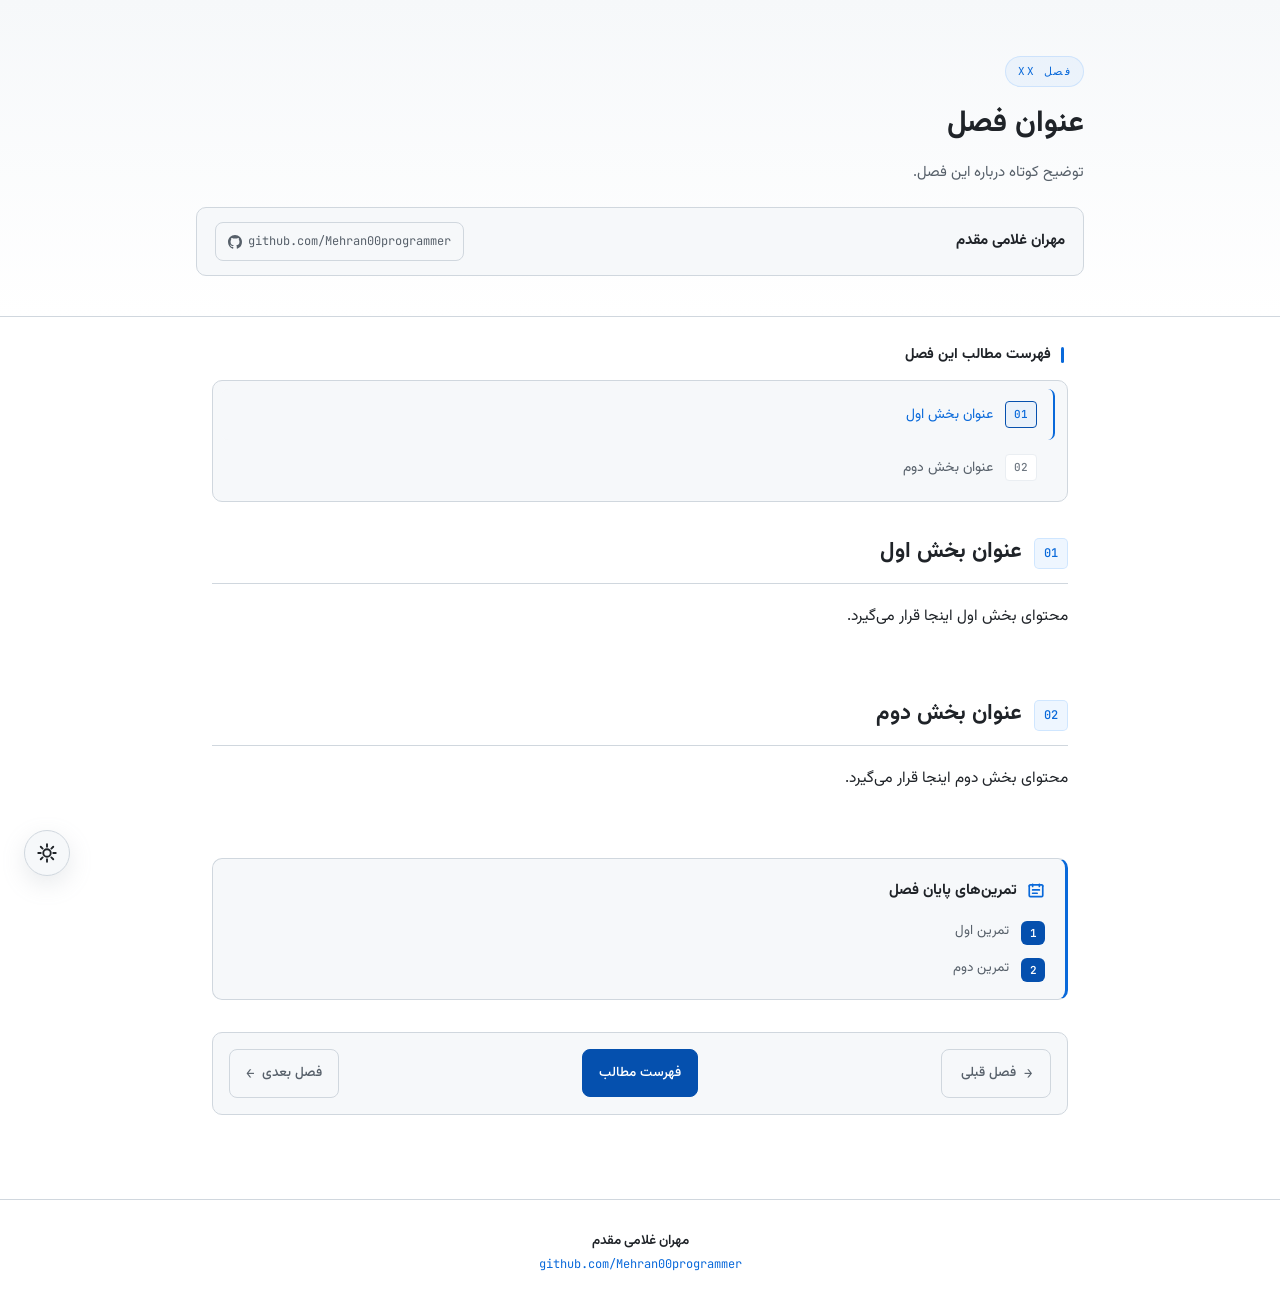
<file: part-template.html>
<!DOCTYPE html>
<html lang="fa" dir="rtl">
<head>
<meta charset="UTF-8">
<meta name="viewport" content="width=device-width, initial-scale=1.0, viewport-fit=cover">
<meta name="theme-color" content="#0d1117">
<meta name="description" content="فصل XX آموزش سیستم‌های عامل — عنوان فصل">
<meta name="author" content="مهران غلامی مقدم">
<title>فصل XX — عنوان فصل</title>
<link rel="icon" href="mehran-favicon.ico" sizes="any">
<link rel="canonical" href="https://mehran00programmer.github.io/Operating-Systems-Learning/part-XX.html">
<link rel="stylesheet" href="assets/style.css">
</head>
<body>

<div class="reading-progress">
  <div class="reading-progress-bar"></div>
</div>

<header class="doc-header">
  <div class="page">
    <div class="hero-badge" style="display:inline-block;font-family:var(--mono);font-size:11px;color:var(--accent);letter-spacing:1.5px;background:rgba(88,166,255,0.08);border:1px solid rgba(88,166,255,0.2);padding:4px 12px;border-radius:20px;margin-bottom:14px;">فصل XX</div>
    <h1 class="doc-title">عنوان فصل</h1>
    <p class="doc-subtitle">
      توضیح کوتاه درباره این فصل.
    </p>

    <div class="author-card">
      <div class="author-name">مهران غلامی مقدم</div>
      <a class="author-link" href="https://github.com/Mehran00programmer" target="_blank" rel="noopener noreferrer" aria-label="گیت‌هاب مهران غلامی مقدم">
        <svg viewBox="0 0 16 16" fill="currentColor" aria-hidden="true">
          <path d="M8 0C3.58 0 0 3.58 0 8c0 3.54 2.29 6.53 5.47 7.59.4.07.55-.17.55-.38 0-.19-.01-.82-.01-1.49-2.01.37-2.53-.49-2.69-.94-.09-.23-.48-.94-.82-1.13-.28-.15-.68-.52-.01-.53.63-.01 1.08.58 1.23.82.72 1.21 1.87.87 2.33.66.07-.52.28-.87.51-1.07-1.78-.2-3.64-.89-3.64-3.95 0-.87.31-1.59.82-2.15-.08-.2-.36-1.02.08-2.12 0 0 .67-.21 2.2.82.64-.18 1.32-.27 2-.27.68 0 1.36.09 2 .27 1.53-1.04 2.2-.82 2.2-.82.44 1.1.16 1.92.08 2.12.51.56.82 1.27.82 2.15 0 3.07-1.87 3.75-3.65 3.95.29.25.54.73.54 1.48 0 1.07-.01 1.93-.01 2.2 0 .21.15.46.55.38A8.012 8.012 0 0 0 16 8c0-4.42-3.58-8-8-8z"/>
        </svg>
        github.com/Mehran00programmer
      </a>
    </div>
  </div>
</header>

<div class="page">

  <aside class="toc-wrap fade-in">
    <div class="toc-header">فهرست مطالب این فصل</div>
    <ul class="toc-list">
      <li><a class="toc-link" href="#s1"><span class="num">01</span><span>عنوان بخش اول</span></a></li>
      <li><a class="toc-link" href="#s2"><span class="num">02</span><span>عنوان بخش دوم</span></a></li>
    </ul>
  </aside>

  <main>

    <section class="section fade-in" id="s1">
      <div class="section-head">
        <span class="section-num">01</span>
        <h2 class="section-title">عنوان بخش اول</h2>
      </div>
      <p>محتوای بخش اول اینجا قرار می‌گیرد.</p>
    </section>

    <section class="section fade-in" id="s2">
      <div class="section-head">
        <span class="section-num">02</span>
        <h2 class="section-title">عنوان بخش دوم</h2>
      </div>
      <p>محتوای بخش دوم اینجا قرار می‌گیرد.</p>
    </section>

    <div class="exercise-box">
      <div class="exercise-title">
        <svg viewBox="0 0 16 16" fill="none" stroke="currentColor" stroke-width="1.5" stroke-linecap="round" stroke-linejoin="round">
          <path d="M2 3.5V12a1 1 0 0 0 1 1h10a1 1 0 0 0 1-1V3.5"/>
          <path d="M2 3.5a1 1 0 0 1 1-1h10a1 1 0 0 1 1 1"/>
          <path d="M5 2v2M11 2v2M5 7h6M5 10h4"/>
        </svg>
        تمرین‌های پایان فصل
      </div>
      <ol class="exercise-list">
        <li>تمرین اول</li>
        <li>تمرین دوم</li>
      </ol>
    </div>

    <nav class="part-nav">
      <a class="part-nav-btn" href="part-XX.html">
        <span class="arrow">&#8594;</span>
        فصل قبلی
      </a>
      <a class="part-nav-btn home" href="index.html">
        فهرست مطالب
      </a>
      <a class="part-nav-btn" href="part-XX.html">
        فصل بعدی
        <span class="arrow">&#8592;</span>
      </a>
    </nav>

  </main>
</div>

<footer class="doc-footer">
  <div class="footer-name">مهران غلامی مقدم</div>
  <div>
    <a class="footer-link" href="https://github.com/Mehran00programmer" target="_blank" rel="noopener noreferrer">github.com/Mehran00programmer</a>
  </div>
</footer>

<button class="back-to-top" type="button" aria-label="بازگشت به بالا">
  <svg viewBox="0 0 16 16" fill="none" stroke="currentColor" stroke-width="2" stroke-linecap="round" stroke-linejoin="round">
    <path d="M8 13V3"/>
    <polyline points="3 8 8 3 13 8"/>
  </svg>
</button>

<button class="theme-toggle" type="button" aria-label="تغییر تم">
  <svg class="icon-moon" viewBox="0 0 16 16" fill="none" stroke="currentColor" stroke-width="1.5" stroke-linecap="round" stroke-linejoin="round">
    <path d="M14 9.5A6 6 0 0 1 6.5 2 6 6 0 1 0 14 9.5z"/>
  </svg>
  <svg class="icon-sun" viewBox="0 0 16 16" fill="none" stroke="currentColor" stroke-width="1.5" stroke-linecap="round" stroke-linejoin="round">
    <circle cx="8" cy="8" r="3"/>
    <path d="M8 1v2M8 13v2M1 8h2M13 8h2M3 3l1.5 1.5M11.5 11.5L13 13M13 3l-1.5 1.5M4.5 11.5L3 13"/>
  </svg>
</button>

<script src="assets/app.js"></script>

</body>
</html>
</file>
<file: assets/style.css>
@import url('https://fonts.googleapis.com/css2?family=Vazirmatn:wght@300;400;500;600;700&family=JetBrains+Mono:wght@400;500&display=swap');

:root {
  --bg:          #0d1117;
  --bg-alt:      #161b22;
  --surface:     #1c2128;
  --surface-2:   #21262d;
  --border:      #30363d;
  --border-soft: #21262d;
  --text:        #c9d1d9;
  --text-dim:    #8b949e;
  --text-mute:   #6e7681;
  --heading:     #e6edf3;
  --accent:      #58a6ff;
  --accent-dim:  #1f6feb;
  --green:       #3fb950;
  --yellow:      #d29922;
  --red:         #f85149;
  --code-bg:     #0b0f14;
  --shadow:      0 8px 24px rgba(0, 0, 0, 0.35);
  --mono:        'JetBrains Mono', 'Consolas', 'Courier New', monospace;
  --sans:        'Vazirmatn', Tahoma, sans-serif;
}

[data-theme="light"] {
  --bg:          #ffffff;
  --bg-alt:      #f6f8fa;
  --surface:     #f6f8fa;
  --surface-2:   #eaeef2;
  --border:      #d0d7de;
  --border-soft: #eaeef2;
  --text:        #1f2328;
  --text-dim:    #57606a;
  --text-mute:   #6e7781;
  --heading:     #1f2328;
  --accent:      #0969da;
  --accent-dim:  #0550ae;
  --green:       #1a7f37;
  --yellow:      #9a6700;
  --red:         #cf222e;
  --code-bg:     #f6f8fa;
  --shadow:      0 8px 24px rgba(140, 149, 159, 0.2);
}

* { margin: 0; padding: 0; box-sizing: border-box; }

html {
  scroll-behavior: smooth;
  scroll-padding-top: 20px;
  -webkit-text-size-adjust: 100%;
  text-size-adjust: 100%;
}

body {
  font-family: var(--sans);
  background: var(--bg);
  color: var(--text);
  line-height: 1.9;
  font-size: 15px;
  font-weight: 400;
  -webkit-font-smoothing: antialiased;
  -moz-osx-font-smoothing: grayscale;
  overflow-x: hidden;
  word-wrap: break-word;
  overflow-wrap: break-word;
  transition: background .3s ease, color .3s ease;
}

code, .en, kbd, samp {
  font-family: var(--mono);
  direction: ltr;
  unicode-bidi: isolate;
  display: inline;
  white-space: nowrap;
  font-size: 0.85em;
  padding: 1px 6px;
  background: var(--surface);
  border: 1px solid var(--border-soft);
  color: var(--accent);
  border-radius: 4px;
  line-height: 1.6;
}

bdi {
  direction: ltr;
  unicode-bidi: isolate;
  display: inline-block;
  color: inherit;
}

.ltr-plain {
  font-family: var(--mono);
  direction: ltr;
  unicode-bidi: isolate;
  display: inline-block;
  color: inherit;
}

pre, .code-block {
  direction: ltr;
  text-align: left;
  unicode-bidi: isolate;
}

.page {
  max-width: 880px;
  margin: 0 auto;
  padding: 0 16px;
}

.reading-progress {
  position: fixed;
  top: 0;
  right: 0;
  left: 0;
  height: 3px;
  background: transparent;
  z-index: 1000;
  pointer-events: none;
}
.reading-progress-bar {
  height: 100%;
  width: 0;
  background: linear-gradient(90deg, var(--accent-dim), var(--accent));
  transition: width .1s linear;
  box-shadow: 0 0 8px rgba(88, 166, 255, 0.5);
}

.back-to-top {
  position: fixed;
  bottom: 24px;
  left: 24px;
  width: 46px;
  height: 46px;
  border-radius: 50%;
  background: var(--accent-dim);
  color: #fff;
  border: none;
  cursor: pointer;
  display: flex;
  align-items: center;
  justify-content: center;
  box-shadow: var(--shadow);
  z-index: 900;
  opacity: 0;
  visibility: hidden;
  transform: translateY(20px);
  transition: opacity .25s ease, visibility .25s ease, transform .25s ease, background .15s ease;
}
.back-to-top.visible {
  opacity: 1;
  visibility: visible;
  transform: translateY(0);
}
.back-to-top:hover {
  background: var(--accent);
  transform: translateY(-3px);
}
.back-to-top svg {
  width: 20px;
  height: 20px;
}

.theme-toggle {
  position: fixed;
  bottom: 24px;
  left: 82px;
  width: 46px;
  height: 46px;
  border-radius: 50%;
  background: var(--surface);
  color: var(--text);
  border: 1px solid var(--border);
  cursor: pointer;
  display: flex;
  align-items: center;
  justify-content: center;
  box-shadow: var(--shadow);
  z-index: 900;
  transition: background .15s ease, border-color .15s ease, transform .15s ease, left .3s ease;
}
.theme-toggle.alone {
  left: 24px;
}
.theme-toggle:hover {
  border-color: var(--accent-dim);
  transform: translateY(-3px);
}
.theme-toggle svg {
  width: 20px;
  height: 20px;
}
.theme-toggle .icon-sun { display: none; }
.theme-toggle .icon-moon { display: block; }
[data-theme="light"] .theme-toggle .icon-sun { display: block; }
[data-theme="light"] .theme-toggle .icon-moon { display: none; }

.doc-header {
  background: linear-gradient(180deg, var(--bg-alt) 0%, var(--bg) 100%);
  border-bottom: 1px solid var(--border);
  padding: 32px 0 28px;
}
.doc-header .page { padding: 0 16px; }

.doc-title {
  font-size: 22px;
  font-weight: 700;
  color: var(--heading);
  line-height: 1.55;
  margin-bottom: 12px;
}
.doc-subtitle {
  font-size: 14px;
  color: var(--text-dim);
  line-height: 1.85;
  margin-bottom: 20px;
}

.author-card {
  display: flex;
  flex-wrap: wrap;
  align-items: center;
  justify-content: space-between;
  gap: 14px;
  background: var(--surface);
  border: 1px solid var(--border);
  border-radius: 10px;
  padding: 14px 18px;
}
.author-name {
  font-size: 15px;
  font-weight: 700;
  color: var(--heading);
  line-height: 1.5;
}
.author-link {
  display: inline-flex;
  align-items: center;
  gap: 6px;
  background: var(--bg-alt);
  border: 1px solid var(--border);
  color: var(--text-dim);
  padding: 7px 12px;
  border-radius: 8px;
  font-family: var(--mono);
  font-size: 12px;
  text-decoration: none;
  direction: ltr;
  transition: border-color .15s ease, color .15s ease;
  flex-shrink: 0;
}
.author-link:hover {
  border-color: var(--accent-dim);
  color: var(--accent);
}
.author-link svg { width: 14px; height: 14px; flex-shrink: 0; }

.hero {
  padding: 40px 0 32px;
  text-align: center;
  border-bottom: 1px solid var(--border);
  background: linear-gradient(180deg, var(--bg-alt) 0%, var(--bg) 100%);
}
.hero-badge {
  display: inline-block;
  font-family: var(--mono);
  font-size: 11px;
  color: var(--accent);
  letter-spacing: 1.5px;
  text-transform: uppercase;
  background: rgba(88, 166, 255, 0.08);
  border: 1px solid rgba(88, 166, 255, 0.2);
  padding: 4px 12px;
  border-radius: 20px;
  margin-bottom: 14px;
}
.hero-title {
  font-size: 24px;
  font-weight: 700;
  color: var(--heading);
  line-height: 1.5;
  margin-bottom: 12px;
}
.hero-desc {
  font-size: 14px;
  color: var(--text-dim);
  line-height: 1.85;
  max-width: 560px;
  margin: 0 auto 20px;
}
.hero-author {
  display: inline-flex;
  align-items: center;
  gap: 10px;
  background: var(--surface);
  border: 1px solid var(--border);
  border-radius: 24px;
  padding: 6px 16px 6px 8px;
  font-size: 13px;
  color: var(--text-dim);
}
.hero-author-name {
  color: var(--heading);
  font-weight: 600;
}
.hero-author-link {
  color: var(--accent);
  text-decoration: none;
  font-family: var(--mono);
  font-size: 11.5px;
  direction: ltr;
}

.about-section {
  margin: 32px 0;
  padding: 24px;
  background: var(--bg-alt);
  border: 1px solid var(--border);
  border-radius: 12px;
}
.about-section-title {
  display: flex;
  align-items: center;
  gap: 10px;
  font-size: 17px;
  font-weight: 700;
  color: var(--heading);
  margin-bottom: 16px;
}
.about-section-title::before {
  content: '';
  width: 3px;
  height: 18px;
  background: var(--accent);
  border-radius: 2px;
}
.about-section p {
  margin-bottom: 12px;
  color: var(--text-dim);
  font-size: 14px;
  line-height: 1.9;
}
.about-section p:last-child { margin-bottom: 0; }
.about-section strong { color: var(--heading); }

.about-features {
  display: grid;
  grid-template-columns: 1fr;
  gap: 10px;
  margin-top: 18px;
}
.about-feature {
  display: flex;
  align-items: flex-start;
  gap: 10px;
  font-size: 13.5px;
  color: var(--text-dim);
  line-height: 1.8;
}
.about-feature-check {
  flex-shrink: 0;
  width: 18px;
  height: 18px;
  color: var(--green);
  margin-top: 5px;
}

.meta-row {
  display: grid;
  grid-template-columns: 1fr;
  gap: 10px;
  margin: 20px 0;
}
.meta-box {
  background: var(--bg-alt);
  border: 1px solid var(--border);
  border-radius: 10px;
  padding: 14px 16px;
}
.meta-box-label {
  font-size: 11.5px;
  color: var(--text-mute);
  font-family: var(--mono);
  letter-spacing: 1px;
  text-transform: uppercase;
  margin-bottom: 6px;
  display: block;
}
.meta-box-value {
  font-size: 14px;
  color: var(--heading);
  font-weight: 600;
}
.overall-progress-track {
  width: 100%;
  height: 6px;
  background: var(--surface);
  border-radius: 20px;
  overflow: hidden;
  margin-top: 10px;
  border: 1px solid var(--border-soft);
}
.overall-progress-fill {
  height: 100%;
  background: linear-gradient(90deg, var(--accent-dim), var(--accent));
  border-radius: 20px;
  transition: width .5s ease;
}
.overall-progress-text {
  display: flex;
  justify-content: space-between;
  font-size: 12px;
  color: var(--text-mute);
  margin-top: 8px;
  font-family: var(--mono);
}

.search-wrap {
  position: relative;
  margin: 20px 0;
}
.search-input {
  width: 100%;
  padding: 12px 44px 12px 16px;
  background: var(--bg-alt);
  border: 1px solid var(--border);
  border-radius: 10px;
  color: var(--text);
  font-family: var(--sans);
  font-size: 14px;
  transition: border-color .15s ease;
}
.search-input:focus {
  outline: none;
  border-color: var(--accent-dim);
}
.search-input::placeholder {
  color: var(--text-mute);
}
.search-icon {
  position: absolute;
  right: 14px;
  top: 50%;
  transform: translateY(-50%);
  width: 18px;
  height: 18px;
  color: var(--text-mute);
  pointer-events: none;
}
.search-empty {
  text-align: center;
  padding: 32px 20px;
  color: var(--text-mute);
  font-size: 14px;
  display: none;
}
.search-empty.visible { display: block; }

.toc-wrap {
  margin: 24px 0 32px;
}
.toc-header {
  display: flex;
  align-items: center;
  gap: 10px;
  font-size: 14.5px;
  font-weight: 700;
  color: var(--heading);
  margin-bottom: 12px;
  padding: 0 4px;
}
.toc-header::before {
  content: '';
  width: 3px;
  height: 16px;
  background: var(--accent);
  border-radius: 2px;
}
.toc-list {
  list-style: none;
  background: var(--bg-alt);
  border: 1px solid var(--border);
  border-radius: 10px;
  padding: 8px;
  margin: 0;
  display: grid;
  grid-template-columns: 1fr;
  gap: 2px;
}
.toc-list li { margin: 0; }

.toc-link {
  display: flex;
  align-items: center;
  gap: 12px;
  padding: 11px 14px;
  color: var(--text-dim);
  text-decoration: none;
  border-radius: 7px;
  font-size: 13.5px;
  transition: background .15s ease, color .15s ease;
  border-right: 2px solid transparent;
  cursor: pointer;
}
.toc-link:hover,
.toc-link:focus {
  background: var(--surface);
  color: var(--heading);
  border-right-color: var(--accent);
  outline: none;
}
.toc-link.active {
  background: var(--surface);
  color: var(--accent);
  border-right-color: var(--accent);
}
.toc-link .num {
  font-family: var(--mono);
  font-size: 11px;
  color: var(--text-mute);
  background: var(--bg);
  padding: 2px 8px;
  border-radius: 4px;
  border: 1px solid var(--border-soft);
  flex-shrink: 0;
  direction: ltr;
  font-weight: 500;
}
.toc-link.active .num {
  color: var(--accent);
  border-color: var(--accent-dim);
  background: rgba(88, 166, 255, 0.08);
}

main { padding-bottom: 60px; min-width: 0; }

.section {
  margin-bottom: 48px;
  scroll-margin-top: 20px;
}

.section-head {
  display: flex;
  align-items: flex-start;
  gap: 12px;
  margin-bottom: 18px;
  padding-bottom: 14px;
  border-bottom: 1px solid var(--border);
}
.section-num {
  font-family: var(--mono);
  font-size: 12px;
  font-weight: 500;
  color: var(--accent);
  background: rgba(88, 166, 255, 0.1);
  border: 1px solid rgba(88, 166, 255, 0.2);
  padding: 3px 9px;
  border-radius: 5px;
  flex-shrink: 0;
  direction: ltr;
  margin-top: 4px;
}
.section-title {
  font-size: 19px;
  font-weight: 700;
  color: var(--heading);
  line-height: 1.6;
  flex: 1;
  min-width: 0;
}

h3 {
  font-size: 16px;
  font-weight: 600;
  color: var(--heading);
  margin: 26px 0 10px;
  padding-right: 10px;
  border-right: 2px solid var(--accent-dim);
}
h4 {
  font-size: 14.5px;
  font-weight: 600;
  color: var(--text);
  margin: 18px 0 8px;
}

p { margin-bottom: 14px; color: var(--text); }
strong { color: var(--heading); font-weight: 600; }
em { color: var(--text-dim); font-style: normal; }

ul, ol {
  margin: 10px 22px 16px 0;
  padding: 0;
}
li { margin-bottom: 8px; padding-right: 4px; }
li::marker { color: var(--accent-dim); }
li strong { color: var(--heading); }

.callout {
  border-radius: 8px;
  padding: 14px 16px;
  margin: 16px 0;
  font-size: 14px;
  background: var(--surface);
  border-right: 3px solid var(--accent);
  border-top: 1px solid var(--border-soft);
  border-bottom: 1px solid var(--border-soft);
  border-left: 1px solid var(--border-soft);
}
.callout-label {
  font-size: 12px;
  font-weight: 700;
  letter-spacing: 0.5px;
  color: var(--accent);
  display: block;
  margin-bottom: 6px;
}
.callout p:last-child { margin-bottom: 0; }
.callout.note  { border-right-color: var(--accent); }
.callout.note  .callout-label { color: var(--accent); }
.callout.warn  { border-right-color: var(--yellow); }
.callout.warn  .callout-label { color: var(--yellow); }
.callout.key   { border-right-color: var(--green); }
.callout.key   .callout-label { color: var(--green); }

.table-wrap {
  margin: 16px 0;
  border: 1px solid var(--border);
  border-radius: 8px;
  overflow-x: auto;
  -webkit-overflow-scrolling: touch;
}
table {
  width: 100%;
  border-collapse: collapse;
  font-size: 13.5px;
}
th {
  background: var(--bg-alt);
  color: var(--heading);
  padding: 12px 14px;
  text-align: right;
  font-weight: 600;
  font-size: 13px;
  border-bottom: 1px solid var(--border);
  white-space: nowrap;
}
td {
  padding: 12px 14px;
  border-bottom: 1px solid var(--border-soft);
  color: var(--text-dim);
  vertical-align: top;
  line-height: 1.75;
}
tr:last-child td { border-bottom: none; }
td strong { color: var(--text); }
td code { font-size: 12px; }

td.cell-ltr {
  text-align: left;
  direction: ltr;
  font-family: var(--mono);
  font-size: 13px;
  color: var(--text);
}

.flow {
  list-style: none;
  margin: 18px 0;
  padding: 0;
  counter-reset: step;
  position: relative;
}
.flow::before {
  content: '';
  position: absolute;
  top: 14px;
  bottom: 14px;
  right: 15px;
  width: 1px;
  background: var(--border);
}
.flow li {
  counter-increment: step;
  position: relative;
  padding-right: 46px;
  padding-bottom: 22px;
  margin: 0;
}
.flow li:last-child { padding-bottom: 0; }
.flow li::before {
  content: counter(step);
  position: absolute;
  right: 0;
  top: 0;
  width: 30px; height: 30px;
  background: var(--bg);
  border: 1px solid var(--border);
  border-radius: 50%;
  font-family: var(--mono);
  font-size: 12px;
  color: var(--accent);
  display: flex;
  align-items: center;
  justify-content: center;
  z-index: 1;
  direction: ltr;
}
.flow li strong {
  display: block;
  color: var(--heading);
  margin-bottom: 3px;
  font-size: 14.5px;
  line-height: 1.7;
}
.flow li span {
  font-size: 13.5px;
  color: var(--text-dim);
  line-height: 1.8;
}

.diagram {
  margin: 20px 0;
  background: var(--bg-alt);
  border: 1px solid var(--border);
  border-radius: 10px;
  padding: 20px 12px;
  overflow: hidden;
}
.diagram svg {
  display: block;
  width: 100%;
  height: auto;
  max-width: 100%;
}
.diagram-caption {
  font-size: 12.5px;
  color: var(--text-mute);
  text-align: center;
  margin-top: 14px;
  line-height: 1.7;
}

.ft-tree {
  background: var(--code-bg);
  border: 1px solid var(--border);
  border-radius: 10px;
  padding: 14px 16px;
  margin: 18px 0;
  font-family: var(--mono);
  direction: ltr;
  text-align: left;
  overflow-x: auto;
  -webkit-overflow-scrolling: touch;
}
.ft-tree ul { list-style: none; margin: 0; padding: 0; }
.ft-tree > ul { padding-left: 0; }
.ft-tree ul ul { padding-left: 22px; }
.ft-tree li { position: relative; margin: 0; padding: 0; }
.ft-tree ul ul > li::before {
  content: '';
  position: absolute;
  top: 0;
  left: -11px;
  width: 1px;
  height: 100%;
  background: var(--border);
}
.ft-tree ul ul > li:last-child::before { height: 20px; }
.ft-tree ul ul > li::after {
  content: '';
  position: absolute;
  top: 20px;
  left: -11px;
  width: 11px;
  height: 1px;
  background: var(--border);
}
.ft-node {
  display: flex;
  align-items: center;
  gap: 8px;
  height: 40px;
  padding: 0 10px;
  border-radius: 6px;
  color: var(--text);
  line-height: 1;
  transition: background .15s ease;
}
.ft-node:hover { background: rgba(88, 166, 255, 0.05); }
.ft-ico {
  flex-shrink: 0;
  width: 15px;
  height: 15px;
}
.ft-dir .ft-ico { color: var(--accent); }
.ft-file .ft-ico { color: var(--text-dim); }
.ft-name {
  font-family: var(--mono);
  font-size: 13px;
  white-space: nowrap;
  direction: ltr;
  unicode-bidi: isolate;
  display: inline-block;
}
.ft-dir .ft-name { color: var(--heading); font-weight: 500; }
.ft-file .ft-name { color: var(--text); }
.ft-cmt {
  margin-left: auto;
  font-family: var(--sans);
  font-size: 11.5px;
  color: var(--text-mute);
  background: rgba(110, 118, 129, 0.1);
  border: 1px solid rgba(110, 118, 129, 0.15);
  padding: 2px 8px;
  border-radius: 4px;
  white-space: nowrap;
  flex-shrink: 0;
  line-height: 1.6;
}
.ft-note {
  color: var(--text-mute);
  font-family: var(--sans);
  font-size: 12px;
  font-style: italic;
  padding-left: 10px;
}
.ft-note::before {
  content: '// ';
  color: var(--text-mute);
  direction: ltr;
  unicode-bidi: isolate;
}

.code-block {
  position: relative;
  background: var(--code-bg);
  border: 1px solid var(--border);
  border-radius: 8px;
  margin: 16px 0;
  overflow: hidden;
  direction: ltr;
  text-align: left;
}
.code-block-header {
  display: flex;
  align-items: center;
  justify-content: space-between;
  background: var(--bg-alt);
  padding: 8px 14px;
  border-bottom: 1px solid var(--border);
}
.code-block-lang {
  font-family: var(--mono);
  font-size: 11.5px;
  color: var(--text-mute);
  text-transform: uppercase;
  letter-spacing: 0.5px;
}
.code-copy {
  display: inline-flex;
  align-items: center;
  gap: 5px;
  background: var(--surface);
  border: 1px solid var(--border);
  color: var(--text-dim);
  padding: 4px 10px;
  border-radius: 6px;
  font-family: var(--sans);
  font-size: 11.5px;
  cursor: pointer;
  transition: all .15s ease;
}
.code-copy:hover {
  border-color: var(--accent-dim);
  color: var(--accent);
}
.code-copy.copied {
  border-color: var(--green);
  color: var(--green);
}
.code-copy svg {
  width: 12px;
  height: 12px;
}
.code-block pre {
  padding: 14px 16px;
  font-family: var(--mono);
  font-size: 13px;
  line-height: 1.75;
  color: var(--text);
  overflow-x: auto;
  margin: 0;
}
.code-block pre .kw { color: #ff7b72; }
.code-block pre .cls { color: #ffa657; }
.code-block pre .str { color: #a5d6ff; }
.code-block pre .cmt { color: var(--text-mute); font-style: italic; }

.card-grid {
  display: grid;
  grid-template-columns: 1fr;
  gap: 10px;
  margin: 18px 0;
}
.card {
  background: var(--bg-alt);
  border: 1px solid var(--border);
  border-radius: 8px;
  padding: 14px 16px;
  transition: border-color .15s ease;
}
.card:hover { border-color: var(--accent-dim); }
.card-title {
  font-size: 14px;
  font-weight: 600;
  color: var(--heading);
  margin-bottom: 6px;
  display: flex;
  align-items: center;
  gap: 8px;
}
.card-title::before {
  content: '';
  width: 6px; height: 6px;
  background: var(--accent);
  border-radius: 50%;
  flex-shrink: 0;
}
.card-desc {
  font-size: 13px;
  color: var(--text-dim);
  line-height: 1.85;
}

.exercise-box {
  margin: 24px 0;
  background: linear-gradient(180deg, var(--bg-alt), var(--surface));
  border: 1px solid var(--border);
  border-right: 3px solid var(--accent);
  border-radius: 10px;
  padding: 18px 20px;
}
.exercise-title {
  display: flex;
  align-items: center;
  gap: 10px;
  font-size: 15px;
  font-weight: 700;
  color: var(--heading);
  margin-bottom: 14px;
}
.exercise-title svg {
  width: 18px;
  height: 18px;
  color: var(--accent);
}
.exercise-list {
  list-style: none;
  counter-reset: ex;
  margin: 0;
  padding: 0;
}
.exercise-list li {
  counter-increment: ex;
  position: relative;
  padding-right: 36px;
  margin-bottom: 12px;
  font-size: 13.5px;
  color: var(--text-dim);
  line-height: 1.85;
}
.exercise-list li:last-child { margin-bottom: 0; }
.exercise-list li::before {
  content: counter(ex);
  position: absolute;
  right: 0;
  top: 2px;
  width: 24px;
  height: 24px;
  background: var(--accent-dim);
  color: #fff;
  border-radius: 6px;
  font-family: var(--mono);
  font-size: 11px;
  font-weight: 600;
  display: flex;
  align-items: center;
  justify-content: center;
  direction: ltr;
}

.part-nav {
  display: flex;
  align-items: center;
  justify-content: space-between;
  gap: 12px;
  margin: 32px 0 24px;
  padding: 16px;
  background: var(--bg-alt);
  border: 1px solid var(--border);
  border-radius: 10px;
  flex-wrap: wrap;
}
.part-nav-btn {
  display: inline-flex;
  align-items: center;
  gap: 8px;
  padding: 10px 16px;
  background: var(--surface);
  border: 1px solid var(--border);
  color: var(--text-dim);
  text-decoration: none;
  border-radius: 8px;
  font-size: 13.5px;
  font-weight: 500;
  transition: all .15s ease;
  flex-shrink: 0;
  min-width: 110px;
  justify-content: center;
  cursor: pointer;
  font-family: var(--sans);
}
.part-nav-btn:hover {
  border-color: var(--accent-dim);
  color: var(--accent);
  background: var(--surface-2);
}
.part-nav-btn.home {
  background: var(--accent-dim);
  color: #fff;
  border-color: var(--accent-dim);
}
.part-nav-btn.home:hover {
  background: var(--accent);
  color: var(--bg);
  border-color: var(--accent);
}
.part-nav-btn.disabled {
  opacity: 0.35;
  cursor: not-allowed;
  pointer-events: none;
}
.part-nav-btn .arrow {
  font-family: var(--mono);
  font-size: 14px;
}

.parts-list {
  padding: 32px 0 60px;
}
.parts-list-header {
  display: flex;
  align-items: center;
  justify-content: space-between;
  gap: 12px;
  margin-bottom: 20px;
  flex-wrap: wrap;
}
.parts-list-title {
  font-size: 18px;
  font-weight: 700;
  color: var(--heading);
  display: flex;
  align-items: center;
  gap: 10px;
}
.parts-list-title::before {
  content: '';
  width: 3px;
  height: 18px;
  background: var(--accent);
  border-radius: 2px;
}
.parts-list-count {
  font-family: var(--mono);
  font-size: 12px;
  color: var(--text-mute);
  background: var(--surface);
  border: 1px solid var(--border);
  padding: 4px 10px;
  border-radius: 6px;
}

.parts-grid {
  display: grid;
  grid-template-columns: 1fr;
  gap: 10px;
}

.part-card {
  display: flex;
  align-items: center;
  gap: 14px;
  padding: 16px 18px;
  background: var(--bg-alt);
  border: 1px solid var(--border);
  border-radius: 10px;
  text-decoration: none;
  color: inherit;
  transition: all .18s ease;
  position: relative;
}
.part-card.ready:hover {
  border-color: var(--accent-dim);
  transform: translateY(-2px);
  box-shadow: 0 4px 12px rgba(88, 166, 255, 0.08);
}
.part-card.hidden { display: none; }

.part-card-num {
  flex-shrink: 0;
  width: 44px;
  height: 44px;
  border-radius: 10px;
  background: var(--surface);
  border: 1px solid var(--border);
  display: flex;
  align-items: center;
  justify-content: center;
  font-family: var(--mono);
  font-size: 15px;
  font-weight: 600;
  color: var(--text-mute);
  direction: ltr;
}
.part-card.ready .part-card-num {
  background: linear-gradient(135deg, var(--accent-dim), var(--accent));
  color: #fff;
  border-color: transparent;
}

.part-card-body {
  flex: 1;
  min-width: 0;
}
.part-card-title {
  font-size: 14.5px;
  font-weight: 600;
  color: var(--heading);
  line-height: 1.5;
  margin-bottom: 3px;
}
.part-card-desc {
  font-size: 12.5px;
  color: var(--text-mute);
  line-height: 1.6;
}
.part-card.locked .part-card-title { color: var(--text-dim); }

.part-card-status {
  flex-shrink: 0;
  font-size: 11px;
  font-weight: 600;
  padding: 3px 10px;
  border-radius: 20px;
  font-family: var(--mono);
}
.part-card.ready .part-card-status {
  background: rgba(63, 185, 80, 0.12);
  color: var(--green);
  border: 1px solid rgba(63, 185, 80, 0.25);
}
.part-card.locked .part-card-status {
  background: rgba(110, 118, 129, 0.1);
  color: var(--text-mute);
  border: 1px solid rgba(110, 118, 129, 0.2);
}

.error-page {
  min-height: 100vh;
  display: flex;
  align-items: center;
  justify-content: center;
  padding: 40px 20px;
  text-align: center;
}
.error-content { max-width: 420px; }
.error-code {
  font-family: var(--mono);
  font-size: 72px;
  font-weight: 700;
  color: var(--accent-dim);
  line-height: 1;
  margin-bottom: 16px;
  letter-spacing: 4px;
}
.error-title {
  font-size: 20px;
  font-weight: 700;
  color: var(--heading);
  margin-bottom: 12px;
}
.error-desc {
  font-size: 14px;
  color: var(--text-dim);
  line-height: 1.8;
  margin-bottom: 24px;
}
.error-link {
  display: inline-flex;
  align-items: center;
  gap: 8px;
  background: var(--accent-dim);
  color: #fff;
  text-decoration: none;
  padding: 11px 22px;
  border-radius: 8px;
  font-size: 14px;
  font-weight: 600;
  transition: background .15s ease;
}
.error-link:hover { background: var(--accent); color: var(--bg); }

.doc-footer {
  border-top: 1px solid var(--border);
  padding: 28px 16px;
  text-align: center;
  font-size: 12.5px;
  color: var(--text-mute);
  line-height: 1.9;
}
.footer-name {
  color: var(--heading);
  font-weight: 600;
  font-size: 13.5px;
}
.footer-link {
  color: var(--accent);
  text-decoration: none;
  font-family: var(--mono);
  font-size: 12px;
  direction: ltr;
  display: inline-block;
  transition: opacity .15s ease;
}
.footer-link:hover { opacity: 0.75; }

.fade-in {
  opacity: 0;
  transform: translateY(20px);
  transition: opacity .6s ease, transform .6s ease;
}
.fade-in.visible {
  opacity: 1;
  transform: translateY(0);
}

@media (min-width: 640px) {
  body { font-size: 15.5px; }
  .page { padding: 0 24px; max-width: 900px; }
  .doc-header { padding: 44px 0 32px; }
  .doc-title { font-size: 26px; }
  .doc-subtitle { font-size: 14.5px; }
  .section-title { font-size: 21px; }
  .card-grid { grid-template-columns: 1fr 1fr; }
  .section { margin-bottom: 56px; }
  .hero { padding: 56px 0 44px; }
  .hero-title { font-size: 30px; }
  .hero-desc { font-size: 15px; }
  .parts-grid { grid-template-columns: 1fr 1fr; }
  .parts-list { padding: 40px 0 72px; }
  .meta-row { grid-template-columns: 1fr 1fr; }
  .about-features { grid-template-columns: 1fr 1fr; }
}

@media (min-width: 960px) {
  .page { padding: 0 32px; max-width: 920px; }
  .doc-header { padding: 56px 0 40px; }
  .doc-title { font-size: 30px; }
  .doc-subtitle { font-size: 15px; }
  .section-title { font-size: 22px; }
  h3 { font-size: 17px; }
  .toc-link { padding: 12px 16px; font-size: 14px; }
  .section { margin-bottom: 64px; }
  .hero-title { font-size: 34px; }
}

@media (max-width: 480px) {
  .author-card { padding: 12px 14px; }
  .author-name { font-size: 14px; }
  .author-link { width: 100%; justify-content: center; font-size: 11.5px; }

  .part-nav { padding: 12px; }
  .part-nav-btn { padding: 9px 12px; font-size: 12.5px; min-width: 90px; }

  .part-card { padding: 13px 14px; gap: 10px; }
  .part-card-num { width: 38px; height: 38px; font-size: 13px; }
  .part-card-title { font-size: 13.5px; }
  .part-card-desc { font-size: 11.5px; }

  .back-to-top { bottom: 18px; left: 18px; width: 42px; height: 42px; }
  .theme-toggle { bottom: 18px; left: 68px; width: 42px; height: 42px; }
  .theme-toggle.alone { left: 18px; }

  .ft-tree { padding: 12px 10px; }
  .ft-tree ul ul { padding-left: 16px; }
  .ft-tree ul ul > li::before { left: -8px; }
  .ft-tree ul ul > li:last-child::before { height: 18px; }
  .ft-tree ul ul > li::after { left: -8px; width: 8px; top: 18px; }
  .ft-node { height: 36px; padding: 0 6px; gap: 6px; }
  .ft-name { font-size: 12px; }
  .ft-cmt { display: none; }
  .ft-ico { width: 14px; height: 14px; }

  .about-section { padding: 18px 16px; }
}

@media (prefers-reduced-motion: reduce) {
  html { scroll-behavior: auto; }
  * { transition: none !important; animation: none !important; }
  .fade-in { opacity: 1; transform: none; }
  }
</file>
